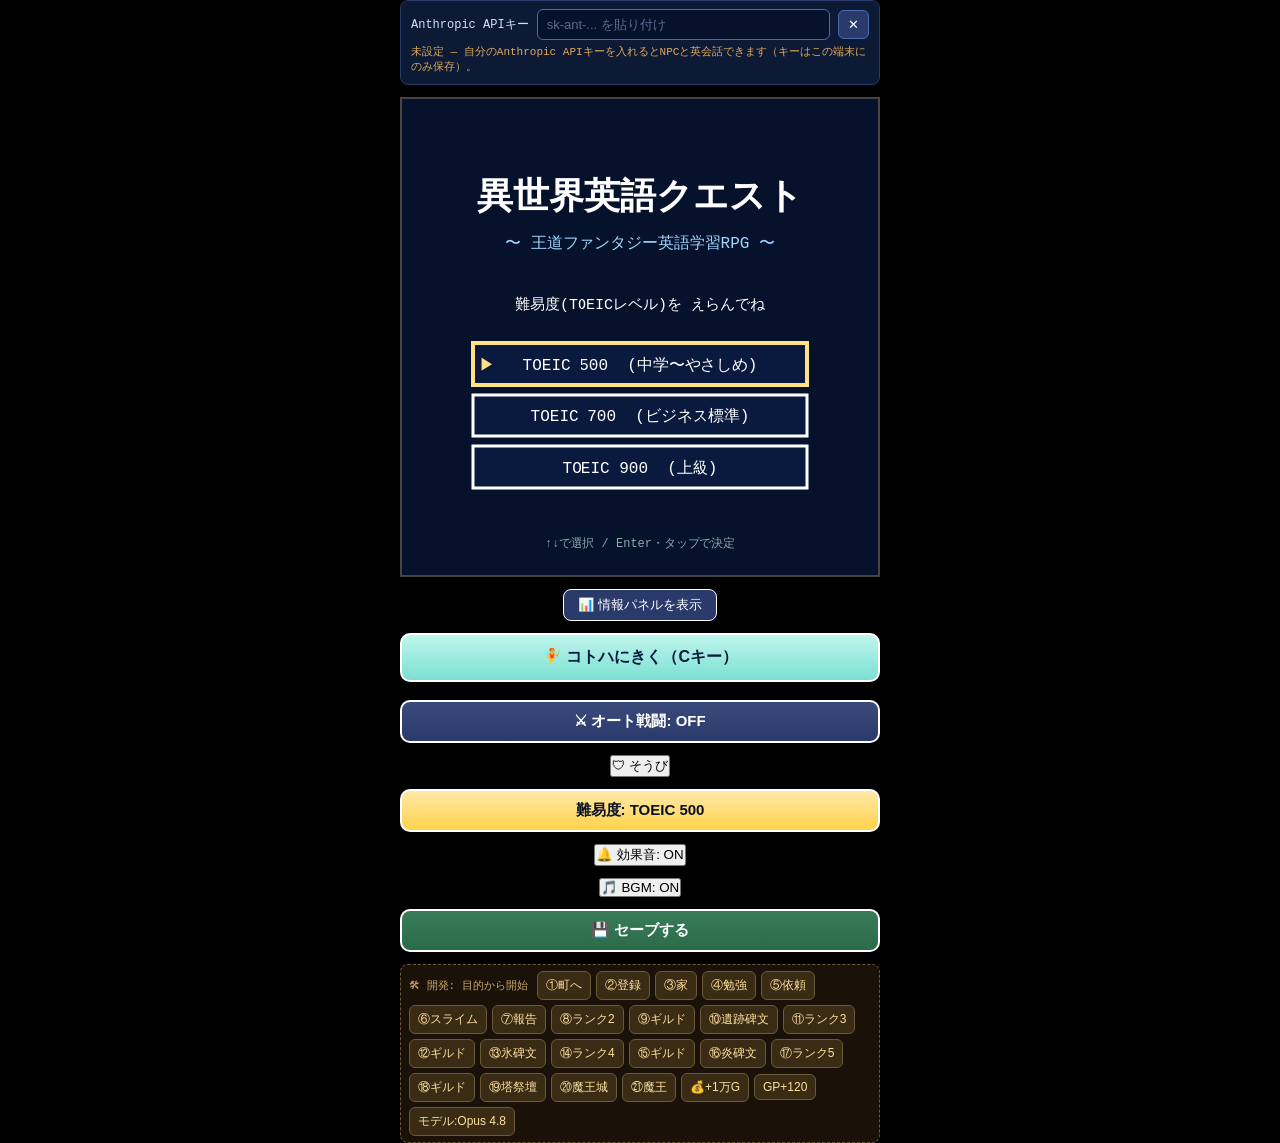
<file: english-rpg/index.html>
<!DOCTYPE html>
<html lang="ja">
<head>
  <meta charset="UTF-8">
  <meta name="viewport" content="width=device-width, initial-scale=1.0, user-scalable=no">
  <title>異世界英語クエスト</title>
  <link rel="stylesheet" href="style.css">
</head>
<body>
  <div id="game-wrap">
    <!-- APIキー入力バー(常時表示) -->
    <div id="apikey-bar">
      <div class="key-line">
        <label for="apikey-field">Anthropic APIキー</label>
        <input id="apikey-field" type="password" placeholder="sk-ant-... を貼り付け" autocomplete="off" spellcheck="false" />
        <button id="apikey-clear" title="消去">✕</button>
      </div>
      <span id="apikey-status"></span>
      <span id="token-usage"></span>
    </div>

    <canvas id="game" width="480" height="480"></canvas>

    <!-- 画面上の情報パネル(Lv/目的/もちもの等)の表示/非表示トグル(PC:クリック/Hキー、スマホ:フィールドをタップ) -->
    <button id="ctrl-toggle">📊 情報パネルを表示</button>

    <!-- 操作ボタン類 -->
    <div id="controls">
    <!-- モバイル用十字キー(情報パネル表示ボタンの直下) -->
    <div id="dpad">
      <button class="dbtn" data-dir="up">▲</button>
      <div class="dpad-mid">
        <button class="dbtn" data-dir="left">◀</button>
        <button class="dbtn" data-dir="down">▼</button>
        <button class="dbtn" data-dir="right">▶</button>
      </div>
    </div>

    <!-- コトハにきく(コマンド) -->
    <button id="kotoha-btn">🧚 コトハにきく（Cキー）</button>

    <!-- オート戦闘トグル(フィールドで歩かず自動エンカウント) -->
    <button id="auto-btn">⚔ オート戦闘: OFF</button>

    <!-- 装備の付け替え -->
    <button id="equip-btn">🛡 そうび</button>

    <!-- 難易度切替(ゲーム途中でも変更可) -->
    <button id="level-btn">難易度: TOEIC 500</button>

    <!-- 効果音のON/OFF -->
    <button id="sfx-btn">🔔 効果音: ON</button>

    <!-- BGMのON/OFF -->
    <button id="bgm-btn">🎵 BGM: ON</button>

    <!-- セーブ(探索中のみ。自動セーブもあり) -->
    <button id="save-btn">💾 セーブする</button>

    <!-- 開発用: 目的ジャンプ -->
    <div id="dev-bar">
      <span>🛠 開発: 目的から開始</span>
      <button data-stage="0">①町へ</button>
      <button data-stage="1">②登録</button>
      <button data-stage="2">③家</button>
      <button data-stage="3">④勉強</button>
      <button data-stage="4">⑤依頼</button>
      <button data-stage="5">⑥スライム</button>
      <button data-stage="6">⑦報告</button>
      <button data-stage="15">⑧ランク2</button>
      <button data-stage="16">⑨ギルド</button>
      <button data-stage="17">⑩遺跡碑文</button>
      <button data-stage="18">⑪ランク3</button>
      <button data-stage="19">⑫ギルド</button>
      <button data-stage="20">⑬氷碑文</button>
      <button data-stage="21">⑭ランク4</button>
      <button data-stage="22">⑮ギルド</button>
      <button data-stage="23">⑯炎碑文</button>
      <button data-stage="24">⑰ランク5</button>
      <button data-stage="25">⑱ギルド</button>
      <button data-stage="26">⑲塔祭壇</button>
      <button data-stage="27">⑳魔王城</button>
      <button data-stage="28">㉑魔王</button>
      <button id="dev-gold" title="開発: 所持金に10000G追加">💰+1万G</button>
      <button id="dev-gp" title="開発: ギルドポイント+120(ランクアップ確認用)">GP+120</button>
      <button id="dev-model" title="OpusとHaikuを切替">モデル:Opus 4.8</button>
    </div>
    </div><!-- /#controls -->

    <!-- 名前入力(オープニング) -->
    <div id="name-overlay">
      <div id="name-box">
        <div id="name-title">あなたの なまえは？</div>
        <input id="name-input" type="text" maxlength="6" placeholder="なまえを入力" autocomplete="off" spellcheck="false" />
        <button id="name-ok">この なまえで はじめる</button>
        <div id="name-hint">6文字まで（未入力なら「まきば」）</div>
      </div>
    </div>

    <!-- NPCとのAI英会話オーバーレイ -->
    <div id="chat-overlay">
      <div id="chat-window">
        <div id="chat-header">
          <span id="chat-npc-name">NPC</span>
          <div class="chat-head-btns">
            <button id="chat-help">🧚 コトハ</button>
            <button id="chat-key" title="APIキー設定">⚙</button>
            <button id="chat-close">× とじる</button>
          </div>
        </div>
        <div id="chat-apikey">
          <div class="key-title">Anthropic APIキーを入力</div>
          <p class="key-desc">開発・テスト用です。キーはこのブラウザ（localStorage）にだけ保存され、Anthropicへの直接リクエストにのみ使われます。</p>
          <input id="apikey-input" type="password" placeholder="sk-ant-..." autocomplete="off" spellcheck="false" />
          <div class="key-row">
            <button id="apikey-save">保存して続ける</button>
            <button id="apikey-cancel">キャンセル</button>
          </div>
          <p class="key-note">キーは <a href="https://console.anthropic.com/" target="_blank" rel="noopener">console.anthropic.com</a> で取得できます。</p>
        </div>
        <div id="chat-log"></div>
        <div id="chat-tokens"></div>
        <div id="chat-inputbar">
          <input id="chat-input" type="text" placeholder="英語で話す… (Enterで送信)" autocomplete="off" />
          <button id="chat-send">話す</button>
        </div>
      </div>
    </div>
  </div>
  <script src="words.js"></script>
  <script src="words_dungeon.js"></script>
  <script src="words_dungeon2.js"></script>
  <script src="words_tower.js"></script>
  <script src="words_fire.js"></script>
  <script src="grammar.js"></script>
  <script src="quests.js"></script>
  <script src="voice.js"></script>
  <script src="sfx.js"></script>
  <!-- ?v= はキャッシュ対策。更新が反映されないときは数字を上げる -->
  <script src="bgm.js?v=6"></script>
  <script src="chat.js"></script>
  <script src="game.js?v=6"></script>
</body>
</html>
</file>
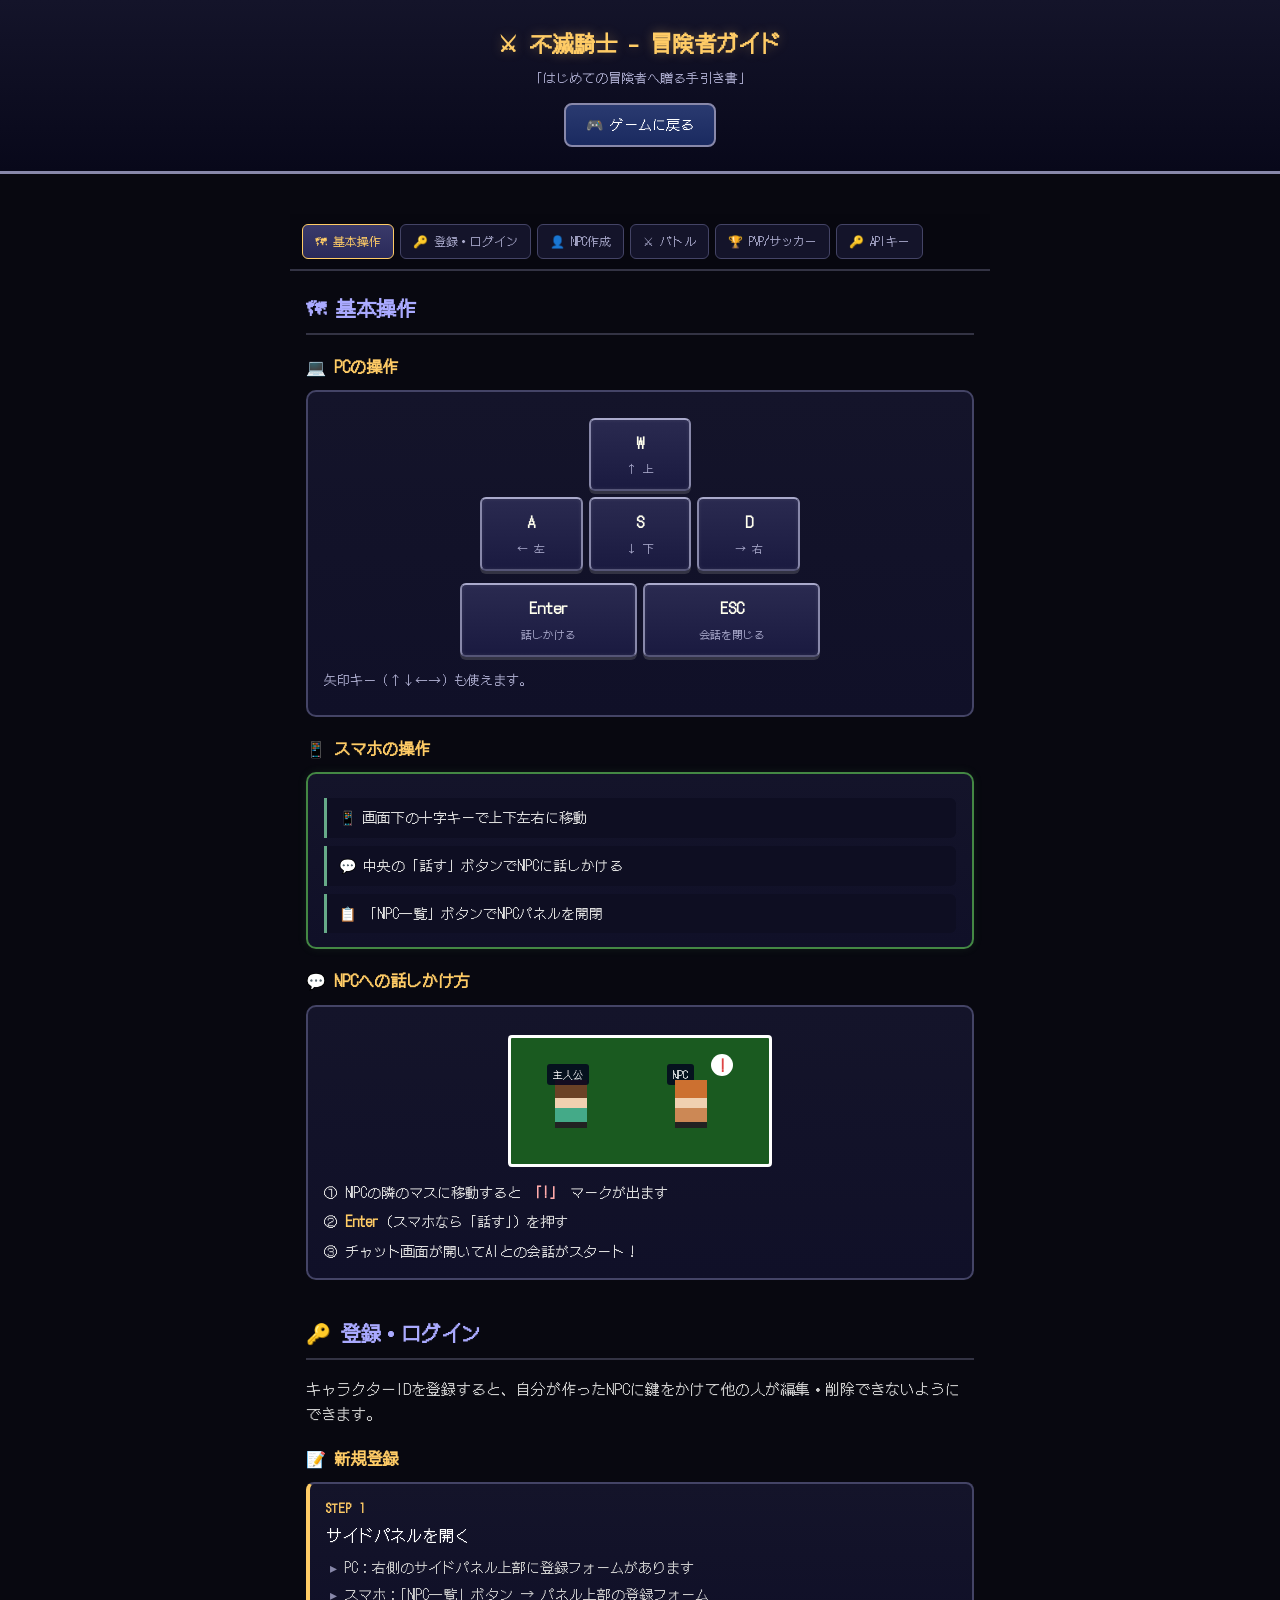
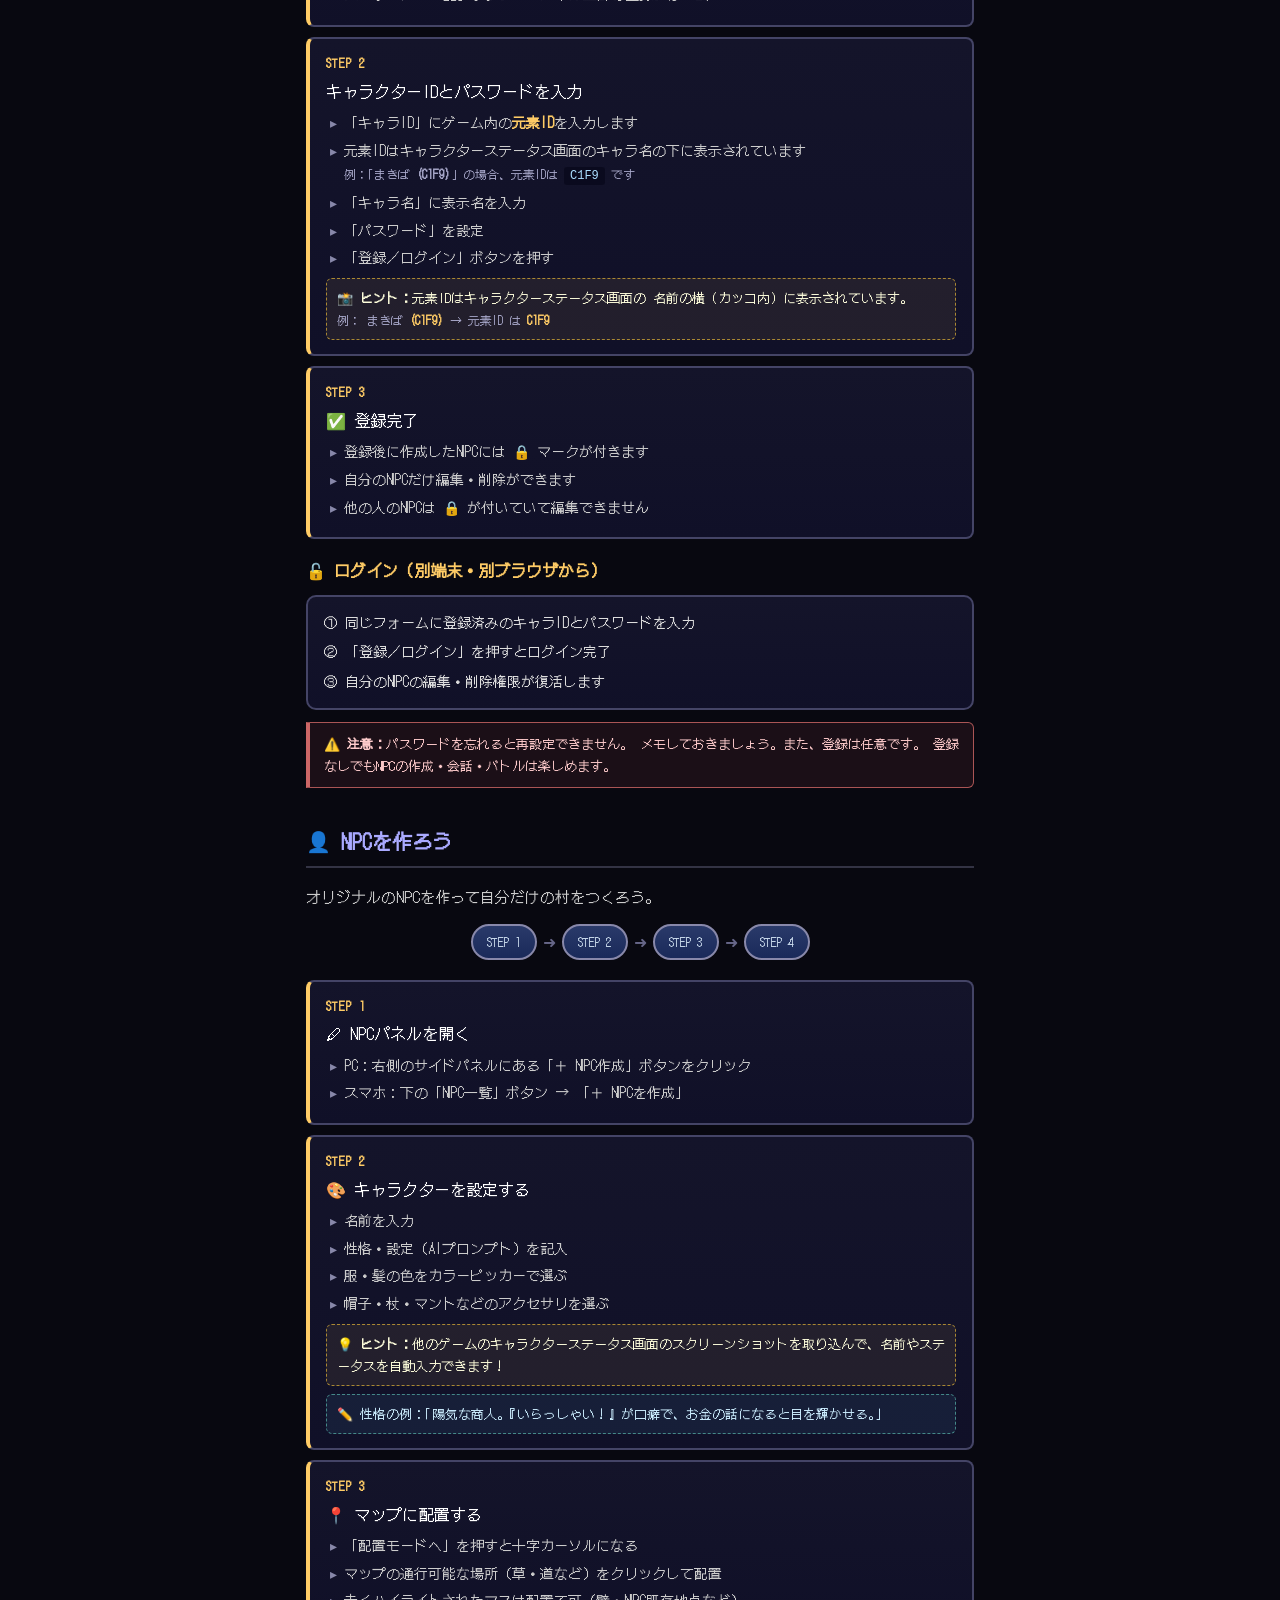
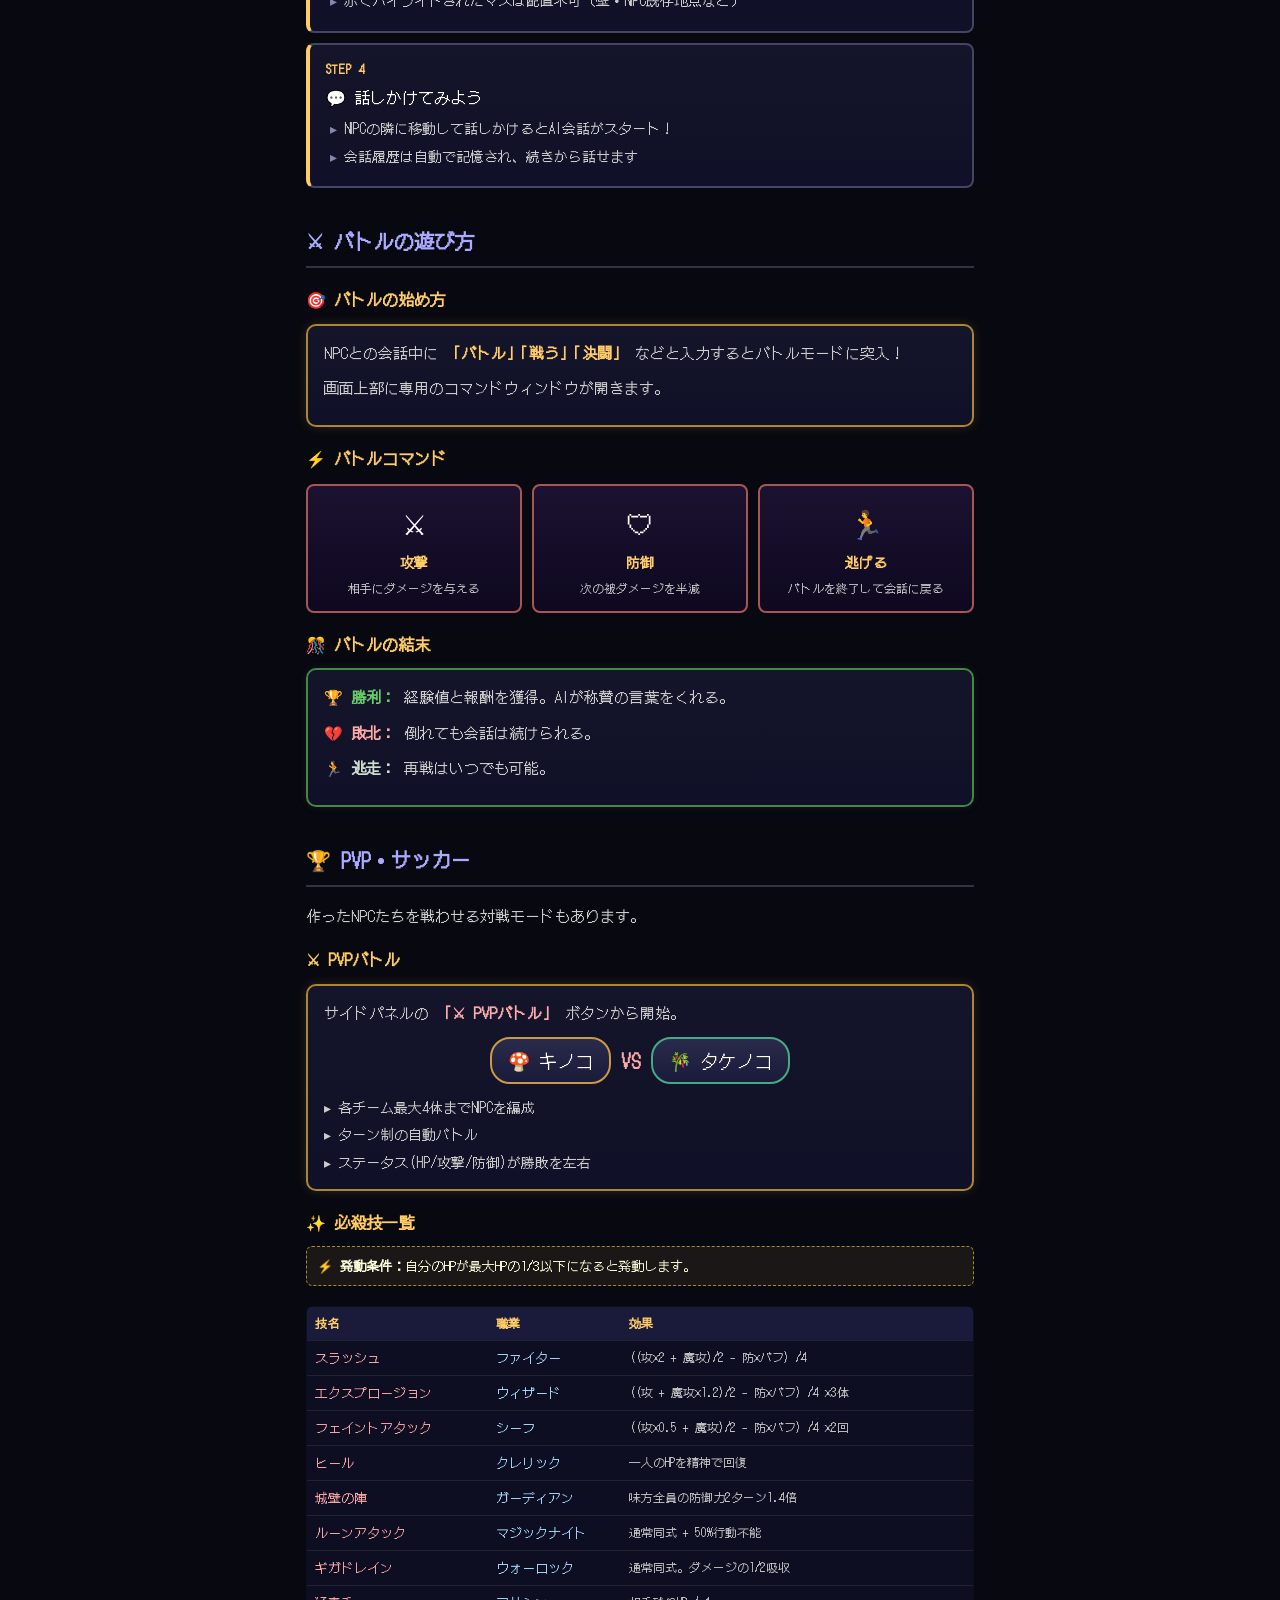
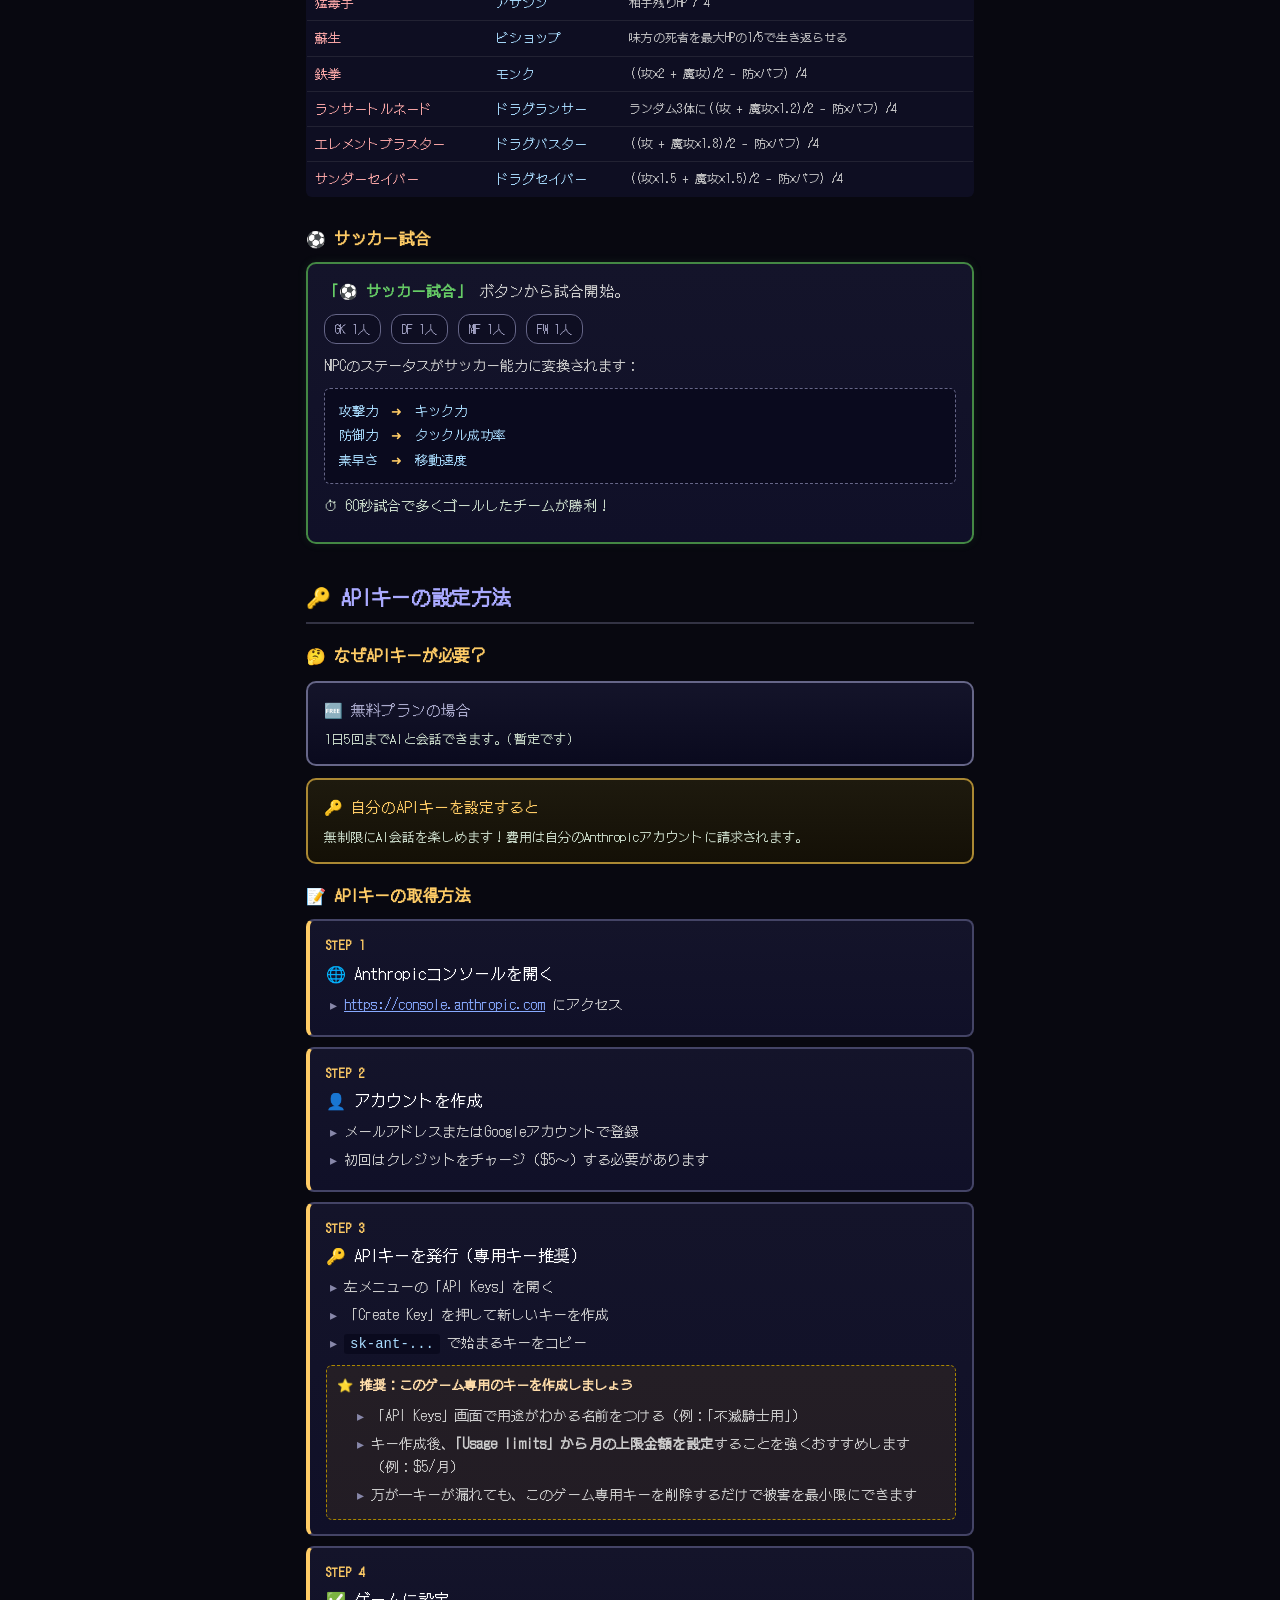
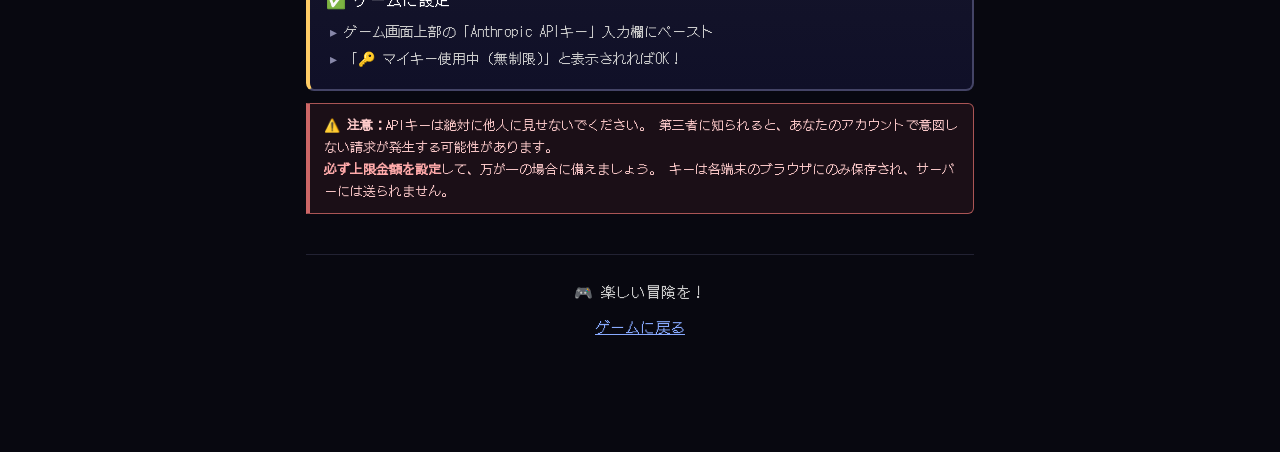
<file: guide.html>
<!DOCTYPE html>
<html lang="ja">
<head>
<meta charset="UTF-8">
<link rel="icon" type="image/png" href="favicon.png">
<link rel="apple-touch-icon" href="favicon.png">
<meta name="theme-color" content="#080810">
<meta name="viewport" content="width=device-width,initial-scale=1.0">
<title>冒険者ガイド - 不滅騎士</title>
<style>
  @import url('https://fonts.googleapis.com/css2?family=DotGothic16&display=swap');
  *{box-sizing:border-box;margin:0;padding:0}
  html{scroll-behavior:smooth}
  body{background:#080810;color:#fff;font-family:'DotGothic16',monospace;line-height:1.7;min-height:100vh;padding-bottom:60px}
  a{color:#8af}
  .wrap{max-width:700px;margin:0 auto;padding:20px 16px}
  header{text-align:center;padding:24px 16px;background:linear-gradient(180deg,#14142a,#08081a);border-bottom:3px solid #88a;margin-bottom:20px}
  header h1{color:#ffcc66;font-size:22px;margin-bottom:6px;text-shadow:0 0 12px rgba(255,200,100,.3)}
  header .tagline{color:#aac;font-size:13px;margin-bottom:14px}
  .back-btn{display:inline-block;padding:8px 20px;background:linear-gradient(180deg,#2a3a70,#1a2a60);color:#fff;border:2px solid #88a;border-radius:8px;text-decoration:none;font-family:inherit;font-size:14px;transition:transform .15s}
  .back-btn:hover{transform:translateY(-1px);background:linear-gradient(180deg,#3a4a90,#2a3a70)}

  nav.toc{position:sticky;top:0;z-index:10;background:rgba(8,8,16,.95);backdrop-filter:blur(4px);padding:10px 12px;margin:0 -16px 20px;border-bottom:2px solid #334;display:flex;gap:6px;overflow-x:auto;-webkit-overflow-scrolling:touch}
  nav.toc a{display:inline-block;padding:6px 12px;background:#14142a;border:1px solid #446;border-radius:6px;color:#aac;font-size:12px;white-space:nowrap;text-decoration:none;flex-shrink:0}
  nav.toc a.active{background:linear-gradient(180deg,#3a3a6a,#2a2a5a);border-color:#ffcc66;color:#ffcc66}
  nav.toc a:hover{border-color:#88a;color:#fff}

  section{margin-bottom:36px;opacity:0;transform:translateY(24px);transition:opacity .6s ease,transform .6s ease}
  section.visible{opacity:1;transform:translateY(0)}
  section h2{font-size:20px;color:#aaf;border-bottom:2px solid #334;padding-bottom:8px;margin-bottom:16px}
  section h3{font-size:16px;color:#ffcc66;margin:18px 0 10px}
  p{color:#ccc;font-size:15px;margin-bottom:10px}

  .card{background:linear-gradient(180deg,#14142a,#101028);border:2px solid #446;border-radius:10px;padding:14px 16px;margin-bottom:12px}
  .card.accent-gold{border-color:#a83;box-shadow:0 0 12px rgba(255,200,100,.15)}
  .card.accent-blue{border-color:#668}
  .card.accent-green{border-color:#484;box-shadow:0 0 10px rgba(100,200,100,.1)}

  .keys{display:grid;grid-template-columns:repeat(3,1fr);gap:6px;max-width:320px;margin:12px auto}
  .keys.wide{grid-template-columns:repeat(2,1fr);max-width:360px}
  .key{background:linear-gradient(180deg,#2a2a50,#1a1a40);border:2px solid #88a;border-top-color:#aac;border-bottom-color:#557;border-radius:6px;padding:10px 4px;text-align:center;color:#fff;font-size:13px;box-shadow:0 3px 0 #334,inset 0 0 4px rgba(255,255,255,.08)}
  .key .kcap{display:block;font-weight:bold;color:#ffe;font-size:15px;margin-bottom:2px}
  .key.blank{visibility:hidden}
  .key .klabel{font-size:11px;color:#aac}

  .mobile-op{display:flex;flex-direction:column;gap:8px;margin-top:10px}
  .mobile-op li{list-style:none;background:#0e0e22;border-left:3px solid #6a8;padding:8px 12px;border-radius:0 6px 6px 0;font-size:14px;color:#ddd}

  .step-flow{display:flex;align-items:center;justify-content:center;gap:6px;flex-wrap:wrap;margin:14px 0 20px}
  .step-flow .step-pill{background:linear-gradient(180deg,#2a3a6a,#1a2a5a);border:2px solid #88a;border-radius:20px;padding:6px 14px;font-size:12px;color:#cde}
  .step-flow .arrow{color:#668}
  .step{position:relative;background:linear-gradient(180deg,#14142a,#101028);border:2px solid #446;border-left:4px solid #ffcc66;border-radius:8px;padding:14px 16px;margin-bottom:10px}
  .step .step-num{font-size:12px;color:#ffcc66;font-weight:bold;margin-bottom:4px;letter-spacing:1px}
  .step .step-title{color:#fff;font-size:16px;margin-bottom:6px}
  .step ul{list-style:none;padding-left:0}
  .step li{position:relative;padding-left:18px;color:#ccc;font-size:14px;margin-bottom:4px}
  .step li::before{content:'▸';position:absolute;left:4px;color:#88a}
  .step .hint{background:rgba(255,200,100,.08);border:1px dashed #a83;border-radius:6px;padding:8px 10px;margin-top:8px;color:#ffd;font-size:13px}

  .cmd-grid{display:grid;grid-template-columns:repeat(auto-fit,minmax(140px,1fr));gap:10px;margin-top:12px}
  .cmd-box{background:linear-gradient(180deg,#1a1230,#0f0820);border:2px solid #a55;border-radius:8px;padding:14px 10px;text-align:center}
  .cmd-box .cmd-icon{font-size:28px;margin-bottom:4px}
  .cmd-box .cmd-name{color:#ffcc66;font-size:14px;font-weight:bold;margin-bottom:4px}
  .cmd-box .cmd-desc{color:#ccc;font-size:12px;line-height:1.5}

  .feature-row{display:flex;gap:10px;flex-wrap:wrap;margin-top:10px}
  .feature-badge{background:#0e0e22;border:1px solid #668;border-radius:12px;padding:4px 10px;font-size:12px;color:#aac}

  .stat-conv{background:#0a0a1e;border:1px dashed #668;border-radius:6px;padding:10px 14px;margin:10px 0;font-family:'DotGothic16',monospace;font-size:13px;color:#adf;line-height:1.9}
  .stat-conv .eq{color:#ffcc66;margin:0 6px}

  .pixel-scene{background:#1a5a20;border:3px solid #fff;border-radius:4px;padding:0;margin:14px auto;width:264px;height:132px;position:relative;image-rendering:pixelated;overflow:hidden}
  .pixel-scene::before,.pixel-scene::after{content:'';position:absolute;width:32px;height:48px;top:42px}
  .pixel-scene::before{left:44px;background:linear-gradient(180deg,#6b4226 0 18px,#f0d0b0 18px 28px,#4a8 28px 42px,#222 42px 48px)}
  .pixel-scene::after{left:164px;background:linear-gradient(180deg,#cc7030 0 18px,#f0d0b0 18px 28px,#c85 28px 42px,#222 42px 48px)}
  .pixel-scene .tag{position:absolute;font-size:10px;color:#fff;background:rgba(0,0,30,.8);padding:2px 6px;border-radius:3px}
  .pixel-scene .tag.p{top:26px;left:36px}
  .pixel-scene .tag.n{top:26px;left:156px}
  .pixel-scene .bubble{position:absolute;left:200px;top:16px;background:#fff;color:#d44;font-weight:bold;width:22px;height:22px;border-radius:50%;text-align:center;line-height:22px;font-size:16px;animation:bob 1s infinite ease-in-out}
  @keyframes bob{0%,100%{transform:translateY(0)}50%{transform:translateY(-4px)}}

  .teams{display:flex;align-items:center;gap:10px;justify-content:center;margin:12px 0;font-size:18px;flex-wrap:wrap}
  .team-chip{background:linear-gradient(180deg,#2a2a4a,#1a1a3a);border:2px solid #88a;border-radius:20px;padding:6px 16px}
  .team-chip.a{border-color:#c94}
  .team-chip.b{border-color:#4a8}
  .vs{color:#faa;font-weight:bold}

  .skill-note{background:rgba(255,200,100,.08);border:1px dashed #a83;border-radius:6px;padding:8px 10px;margin:10px 0;color:#ffd;font-size:13px}
  .skill-table{width:100%;border-collapse:collapse;margin:10px 0;font-size:13px;background:#0e0e22;border:1px solid #446;border-radius:6px;overflow:hidden}
  .skill-table th,.skill-table td{padding:6px 8px;border-bottom:1px solid #223;text-align:left;vertical-align:top}
  .skill-table th{background:#1a1a3a;color:#ffcc66;font-size:12px;font-weight:bold}
  .skill-table tr:last-child td{border-bottom:none}
  .skill-table td:nth-child(1){color:#faa;white-space:nowrap}
  .skill-table td:nth-child(2){color:#adf;white-space:nowrap}
  .skill-table td:nth-child(3){color:#ccc;font-size:12px}
  .skill-table-wrap{overflow-x:auto;-webkit-overflow-scrolling:touch}

  .info-box{background:linear-gradient(180deg,#14142a,#0a0a1e);border:2px solid #668;border-radius:10px;padding:14px 16px;margin:12px 0}
  .info-box.free{border-color:#668}
  .info-box.premium{border-color:#a83;background:linear-gradient(180deg,#1e1a0e,#141006)}
  .info-box .ib-title{font-size:15px;margin-bottom:6px}
  .info-box.free .ib-title{color:#aac}
  .info-box.premium .ib-title{color:#ffcc66}
  .info-box p{color:#cdc;font-size:13px;margin:0}

  .warn{background:rgba(255,100,100,.08);border:1px solid #a55;border-left:4px solid #c66;border-radius:0 6px 6px 0;padding:10px 14px;margin:12px 0;color:#fcc;font-size:13px}

  .to-top{position:fixed;bottom:16px;right:16px;background:linear-gradient(180deg,#2a3a70,#1a2a60);color:#fff;border:2px solid #88a;border-radius:50%;width:44px;height:44px;font-size:18px;cursor:pointer;opacity:0;pointer-events:none;transition:opacity .3s;font-family:inherit}
  .to-top.show{opacity:.85;pointer-events:auto}
  .to-top:hover{opacity:1;transform:scale(1.05)}

  footer{text-align:center;padding:24px 16px;color:#556;font-size:12px;margin-top:40px;border-top:1px solid #223}
  footer a{color:#8af}

  @media(max-width:520px){
    header h1{font-size:18px}
    section h2{font-size:17px}
    .keys{grid-template-columns:repeat(3,1fr);max-width:100%}
    .key{padding:8px 2px;font-size:12px}
    .pixel-scene{width:100%;max-width:264px;height:auto;aspect-ratio:2/1}
  }
</style>
</head>
<body>
<header>
  <h1>⚔ 不滅騎士 - 冒険者ガイド</h1>
  <div class="tagline">「はじめての冒険者へ贈る手引き書」</div>
  <a href="index.html" class="back-btn">🎮 ゲームに戻る</a>
</header>

<div class="wrap">
  <nav class="toc" id="toc">
    <a href="#sec-basic" data-target="sec-basic">🗺 基本操作</a>
    <a href="#sec-auth" data-target="sec-auth">🔑 登録・ログイン</a>
    <a href="#sec-npc" data-target="sec-npc">👤 NPC作成</a>
    <a href="#sec-battle" data-target="sec-battle">⚔ バトル</a>
    <a href="#sec-pvp" data-target="sec-pvp">🏆 PVP/サッカー</a>
    <a href="#sec-apikey" data-target="sec-apikey">🔑 APIキー</a>
  </nav>

  <section id="sec-basic">
    <h2>🗺 基本操作</h2>

    <h3>💻 PCの操作</h3>
    <div class="card">
      <div class="keys">
        <div class="key blank"></div>
        <div class="key"><span class="kcap">W</span><span class="klabel">↑ 上</span></div>
        <div class="key blank"></div>
        <div class="key"><span class="kcap">A</span><span class="klabel">← 左</span></div>
        <div class="key"><span class="kcap">S</span><span class="klabel">↓ 下</span></div>
        <div class="key"><span class="kcap">D</span><span class="klabel">→ 右</span></div>
      </div>
      <div class="keys wide">
        <div class="key"><span class="kcap">Enter</span><span class="klabel">話しかける</span></div>
        <div class="key"><span class="kcap">ESC</span><span class="klabel">会話を閉じる</span></div>
      </div>
      <p style="margin-top:10px;font-size:13px;color:#aac">矢印キー（↑↓←→）も使えます。</p>
    </div>

    <h3>📱 スマホの操作</h3>
    <div class="card accent-green">
      <ul class="mobile-op">
        <li>📱 画面下の十字キーで上下左右に移動</li>
        <li>💬 中央の「話す」ボタンでNPCに話しかける</li>
        <li>📋 「NPC一覧」ボタンでNPCパネルを開閉</li>
      </ul>
    </div>

    <h3>💬 NPCへの話しかけ方</h3>
    <div class="card">
      <div class="pixel-scene" aria-label="NPCとプレイヤーが並んでいる図">
        <span class="tag p">主人公</span>
        <span class="tag n">NPC</span>
        <span class="bubble">!</span>
      </div>
      <ul style="list-style:none;padding:0">
        <li style="margin-bottom:6px;color:#ddd;font-size:14px">① NPCの隣のマスに移動すると <strong style="color:#faa">「!」</strong> マークが出ます</li>
        <li style="margin-bottom:6px;color:#ddd;font-size:14px">② <strong style="color:#ffcc66">Enter</strong>（スマホなら「話す」）を押す</li>
        <li style="color:#ddd;font-size:14px">③ チャット画面が開いてAIとの会話がスタート！</li>
      </ul>
    </div>
  </section>

  <section id="sec-auth">
    <h2>🔑 登録・ログイン</h2>
    <p>キャラクターIDを登録すると、自分が作ったNPCに鍵をかけて他の人が編集・削除できないようにできます。</p>

    <h3>📝 新規登録</h3>
    <div class="step">
      <div class="step-num">STEP 1</div>
      <div class="step-title">サイドパネルを開く</div>
      <ul>
        <li>PC：右側のサイドパネル上部に登録フォームがあります</li>
        <li>スマホ：「NPC一覧」ボタン → パネル上部の登録フォーム</li>
      </ul>
    </div>
    <div class="step">
      <div class="step-num">STEP 2</div>
      <div class="step-title">キャラクターIDとパスワードを入力</div>
      <ul>
        <li>「キャラID」にゲーム内の<strong style="color:#ffcc66">元素ID</strong>を入力します</li>
        <li>
          元素IDはキャラクターステータス画面のキャラ名の下に表示されています<br>
          <span style="font-size:12px;color:#aac">例：「まきば <strong>(C1F9)</strong>」の場合、元素IDは <code style="background:#0a0a1e;color:#adf;padding:2px 6px;border-radius:3px">C1F9</code> です</span>
        </li>
        <li>「キャラ名」に表示名を入力</li>
        <li>「パスワード」を設定</li>
        <li>「登録／ログイン」ボタンを押す</li>
      </ul>
      <div class="hint">
        📸 <strong>ヒント：</strong>元素IDはキャラクターステータス画面の
        名前の横（カッコ内）に表示されています。<br>
        <span style="color:#aac;font-size:12px">例： まきば <strong style="color:#ffcc66">(C1F9)</strong> → 元素ID は <strong style="color:#ffcc66">C1F9</strong></span>
      </div>
    </div>
    <div class="step">
      <div class="step-num">STEP 3</div>
      <div class="step-title">✅ 登録完了</div>
      <ul>
        <li>登録後に作成したNPCには 🔒 マークが付きます</li>
        <li>自分のNPCだけ編集・削除ができます</li>
        <li>他の人のNPCは 🔒 が付いていて編集できません</li>
      </ul>
    </div>

    <h3>🔓 ログイン（別端末・別ブラウザから）</h3>
    <div class="card">
      <ul style="list-style:none;padding:0">
        <li style="margin-bottom:6px;color:#ddd;font-size:14px">① 同じフォームに登録済みのキャラIDとパスワードを入力</li>
        <li style="margin-bottom:6px;color:#ddd;font-size:14px">② 「登録／ログイン」を押すとログイン完了</li>
        <li style="color:#ddd;font-size:14px">③ 自分のNPCの編集・削除権限が復活します</li>
      </ul>
    </div>

    <div class="warn">
      ⚠️ <strong>注意：</strong>パスワードを忘れると再設定できません。
      メモしておきましょう。また、登録は任意です。
      登録なしでもNPCの作成・会話・バトルは楽しめます。
    </div>
  </section>

  <section id="sec-npc">
    <h2>👤 NPCを作ろう</h2>
    <p>オリジナルのNPCを作って自分だけの村をつくろう。</p>

    <div class="step-flow">
      <span class="step-pill">STEP 1</span><span class="arrow">➜</span>
      <span class="step-pill">STEP 2</span><span class="arrow">➜</span>
      <span class="step-pill">STEP 3</span><span class="arrow">➜</span>
      <span class="step-pill">STEP 4</span>
    </div>

    <div class="step">
      <div class="step-num">STEP 1</div>
      <div class="step-title">🖊 NPCパネルを開く</div>
      <ul>
        <li>PC：右側のサイドパネルにある「＋ NPC作成」ボタンをクリック</li>
        <li>スマホ：下の「NPC一覧」ボタン → 「＋ NPCを作成」</li>
      </ul>
    </div>

    <div class="step">
      <div class="step-num">STEP 2</div>
      <div class="step-title">🎨 キャラクターを設定する</div>
      <ul>
        <li>名前を入力</li>
        <li>性格・設定（AIプロンプト）を記入</li>
        <li>服・髪の色をカラーピッカーで選ぶ</li>
        <li>帽子・杖・マントなどのアクセサリを選ぶ</li>
      </ul>
      <div class="hint">💡 <strong>ヒント：</strong>他のゲームのキャラクターステータス画面のスクリーンショットを取り込んで、名前やステータスを自動入力できます！</div>
      <div class="hint" style="background:rgba(100,200,255,.08);border-color:#488;color:#cef">✏️ 性格の例：「陽気な商人。『いらっしゃい！』が口癖で、お金の話になると目を輝かせる。」</div>
    </div>

    <div class="step">
      <div class="step-num">STEP 3</div>
      <div class="step-title">📍 マップに配置する</div>
      <ul>
        <li>「配置モードへ」を押すと十字カーソルになる</li>
        <li>マップの通行可能な場所（草・道など）をクリックして配置</li>
        <li>赤くハイライトされたマスは配置不可（壁・NPC既存地点など）</li>
      </ul>
    </div>

    <div class="step">
      <div class="step-num">STEP 4</div>
      <div class="step-title">💬 話しかけてみよう</div>
      <ul>
        <li>NPCの隣に移動して話しかけるとAI会話がスタート！</li>
        <li>会話履歴は自動で記憶され、続きから話せます</li>
      </ul>
    </div>
  </section>

  <section id="sec-battle">
    <h2>⚔ バトルの遊び方</h2>

    <h3>🎯 バトルの始め方</h3>
    <div class="card accent-gold">
      <p>NPCとの会話中に <strong style="color:#ffcc66">「バトル」「戦う」「決闘」</strong> などと入力するとバトルモードに突入！</p>
      <p style="margin-top:6px">画面上部に専用のコマンドウィンドウが開きます。</p>
    </div>

    <h3>⚡ バトルコマンド</h3>
    <div class="cmd-grid">
      <div class="cmd-box">
        <div class="cmd-icon">⚔</div>
        <div class="cmd-name">攻撃</div>
        <div class="cmd-desc">相手にダメージを与える</div>
      </div>
      <div class="cmd-box">
        <div class="cmd-icon">🛡</div>
        <div class="cmd-name">防御</div>
        <div class="cmd-desc">次の被ダメージを半減</div>
      </div>
      <div class="cmd-box">
        <div class="cmd-icon">🏃</div>
        <div class="cmd-name">逃げる</div>
        <div class="cmd-desc">バトルを終了して会話に戻る</div>
      </div>
    </div>

    <h3>🎊 バトルの結末</h3>
    <div class="card accent-green">
      <p>🏆 <strong style="color:#6c6">勝利：</strong> 経験値と報酬を獲得。AIが称賛の言葉をくれる。</p>
      <p>💔 <strong style="color:#faa">敗北：</strong> 倒れても会話は続けられる。</p>
      <p>🏃 <strong style="color:#cdc">逃走：</strong> 再戦はいつでも可能。</p>
    </div>
  </section>

  <section id="sec-pvp">
    <h2>🏆 PVP・サッカー</h2>
    <p>作ったNPCたちを戦わせる対戦モードもあります。</p>

    <h3>⚔ PVPバトル</h3>
    <div class="card accent-gold">
      <p>サイドパネルの <strong style="color:#faa">「⚔ PVPバトル」</strong> ボタンから開始。</p>
      <div class="teams">
        <span class="team-chip a">🍄 キノコ</span>
        <span class="vs">VS</span>
        <span class="team-chip b">🎋 タケノコ</span>
      </div>
      <ul style="list-style:none;padding:0;margin-top:8px">
        <li style="color:#ccc;font-size:14px;margin-bottom:4px">▸ 各チーム最大4体までNPCを編成</li>
        <li style="color:#ccc;font-size:14px;margin-bottom:4px">▸ ターン制の自動バトル</li>
        <li style="color:#ccc;font-size:14px">▸ ステータス(HP/攻撃/防御)が勝敗を左右</li>
      </ul>
    </div>

    <h3>✨ 必殺技一覧</h3>
    <div class="skill-note">⚡ <strong>発動条件：</strong>自分のHPが最大HPの1/3以下になると発動します。</div>
    <div class="skill-table-wrap">
    <table class="skill-table">
      <thead>
        <tr><th>技名</th><th>職業</th><th>効果</th></tr>
      </thead>
      <tbody>
        <tr><td>スラッシュ</td><td>ファイター</td><td>((攻×2 + 魔攻)/2 − 防×バフ) /4</td></tr>
        <tr><td>エクスプロージョン</td><td>ウィザード</td><td>((攻 + 魔攻×1.2)/2 − 防×バフ) /4 ×3体</td></tr>
        <tr><td>フェイントアタック</td><td>シーフ</td><td>((攻×0.5 + 魔攻)/2 − 防×バフ) /4 ×2回</td></tr>
        <tr><td>ヒール</td><td>クレリック</td><td>一人のHPを精神で回復</td></tr>
        <tr><td>城壁の陣</td><td>ガーディアン</td><td>味方全員の防御力2ターン1.4倍</td></tr>
        <tr><td>ルーンアタック</td><td>マジックナイト</td><td>通常同式 + 50%行動不能</td></tr>
        <tr><td>ギガドレイン</td><td>ウォーロック</td><td>通常同式。ダメージの1/2吸収</td></tr>
        <tr><td>猛毒手</td><td>アサシン</td><td>相手残りHP / 4</td></tr>
        <tr><td>蘇生</td><td>ビショップ</td><td>味方の死者を最大HPの1/5で生き返らせる</td></tr>
        <tr><td>鉄拳</td><td>モンク</td><td>((攻×2 + 魔攻)/2 − 防×バフ) /4</td></tr>
        <tr><td>ランサートルネード</td><td>ドラグランサー</td><td>ランダム3体に((攻 + 魔攻×1.2)/2 − 防×バフ) /4</td></tr>
        <tr><td>エレメントブラスター</td><td>ドラグバスター</td><td>((攻 + 魔攻×1.8)/2 − 防×バフ) /4</td></tr>
        <tr><td>サンダーセイバー</td><td>ドラグセイバー</td><td>((攻×1.5 + 魔攻×1.5)/2 − 防×バフ) /4</td></tr>
      </tbody>
    </table>
    </div>

    <h3>⚽ サッカー試合</h3>
    <div class="card accent-green">
      <p><strong style="color:#6c6">「⚽ サッカー試合」</strong> ボタンから試合開始。</p>
      <div class="feature-row">
        <span class="feature-badge">GK 1人</span>
        <span class="feature-badge">DF 1人</span>
        <span class="feature-badge">MF 1人</span>
        <span class="feature-badge">FW 1人</span>
      </div>
      <p style="margin-top:10px;color:#ccc;font-size:14px">NPCのステータスがサッカー能力に変換されます：</p>
      <div class="stat-conv">
        攻撃力 <span class="eq">➜</span> キック力<br>
        防御力 <span class="eq">➜</span> タックル成功率<br>
        素早さ <span class="eq">➜</span> 移動速度
      </div>
      <p style="color:#cdc;font-size:14px">⏱ 60秒試合で多くゴールしたチームが勝利！</p>
    </div>
  </section>

  <section id="sec-apikey">
    <h2>🔑 APIキーの設定方法</h2>

    <h3>🤔 なぜAPIキーが必要？</h3>
    <div class="info-box free">
      <div class="ib-title">🆓 無料プランの場合</div>
      <p>1日5回までAIと会話できます。（暫定です）</p>
    </div>
    <div class="info-box premium">
      <div class="ib-title">🔑 自分のAPIキーを設定すると</div>
      <p>無制限にAI会話を楽しめます！費用は自分のAnthropicアカウントに請求されます。</p>
    </div>

    <h3>📝 APIキーの取得方法</h3>

    <div class="step">
      <div class="step-num">STEP 1</div>
      <div class="step-title">🌐 Anthropicコンソールを開く</div>
      <ul>
        <li><a href="https://console.anthropic.com" target="_blank" rel="noopener">https://console.anthropic.com</a> にアクセス</li>
      </ul>
    </div>
    <div class="step">
      <div class="step-num">STEP 2</div>
      <div class="step-title">👤 アカウントを作成</div>
      <ul>
        <li>メールアドレスまたはGoogleアカウントで登録</li>
        <li>初回はクレジットをチャージ（$5〜）する必要があります</li>
      </ul>
    </div>
    <div class="step">
      <div class="step-num">STEP 3</div>
      <div class="step-title">🔑 APIキーを発行（専用キー推奨）</div>
      <ul>
        <li>左メニューの「API Keys」を開く</li>
        <li>「Create Key」を押して新しいキーを作成</li>
        <li><code style="background:#0a0a1e;color:#adf;padding:2px 6px;border-radius:3px">sk-ant-...</code> で始まるキーをコピー</li>
      </ul>
      <div class="hint" style="background:rgba(255,180,0,.08);border-color:#a80;color:#fda">
        ⭐ <strong>推奨：このゲーム専用のキーを作成しましょう</strong><br>
        <ul style="margin-top:8px;padding-left:16px;color:#fda;font-size:13px">
          <li>「API Keys」画面で用途がわかる名前をつける（例：「不滅騎士用」）</li>
          <li>キー作成後、<strong>「Usage limits」から月の上限金額を設定</strong>することを強くおすすめします（例：$5/月）</li>
          <li>万が一キーが漏れても、このゲーム専用キーを削除するだけで被害を最小限にできます</li>
        </ul>
      </div>
    </div>
    <div class="step">
      <div class="step-num">STEP 4</div>
      <div class="step-title">✅ ゲームに設定</div>
      <ul>
        <li>ゲーム画面上部の「Anthropic APIキー」入力欄にペースト</li>
        <li>「🔑 マイキー使用中（無制限）」と表示されればOK！</li>
      </ul>
    </div>

    <div class="warn">
      ⚠️ <strong>注意：</strong>APIキーは絶対に他人に見せないでください。
      第三者に知られると、あなたのアカウントで意図しない請求が発生する可能性があります。<br>
      <strong style="color:#faa">必ず上限金額を設定</strong>して、万が一の場合に備えましょう。
      キーは各端末のブラウザにのみ保存され、サーバーには送られません。
    </div>
  </section>

  <footer>
    <p>🎮 楽しい冒険を！</p>
    <p style="margin-top:6px"><a href="index.html">ゲームに戻る</a></p>
  </footer>
</div>

<button class="to-top" id="to-top" aria-label="トップへ戻る">↑</button>

<script>
// Scroll-spy for TOC
const tocLinks=document.querySelectorAll('nav.toc a');
const sections=document.querySelectorAll('section');
const secObserver=new IntersectionObserver(entries=>{
  entries.forEach(e=>{
    if(e.isIntersecting){
      e.target.classList.add('visible');
      const id=e.target.id;
      tocLinks.forEach(l=>l.classList.toggle('active',l.dataset.target===id));
    }
  });
},{threshold:0.18,rootMargin:'-10% 0px -40% 0px'});
sections.forEach(s=>secObserver.observe(s));

// To-top button
const toTop=document.getElementById('to-top');
window.addEventListener('scroll',()=>{
  toTop.classList.toggle('show',window.scrollY>300);
},{passive:true});
toTop.addEventListener('click',()=>window.scrollTo({top:0,behavior:'smooth'}));
</script>
</body>
</html>
</file>
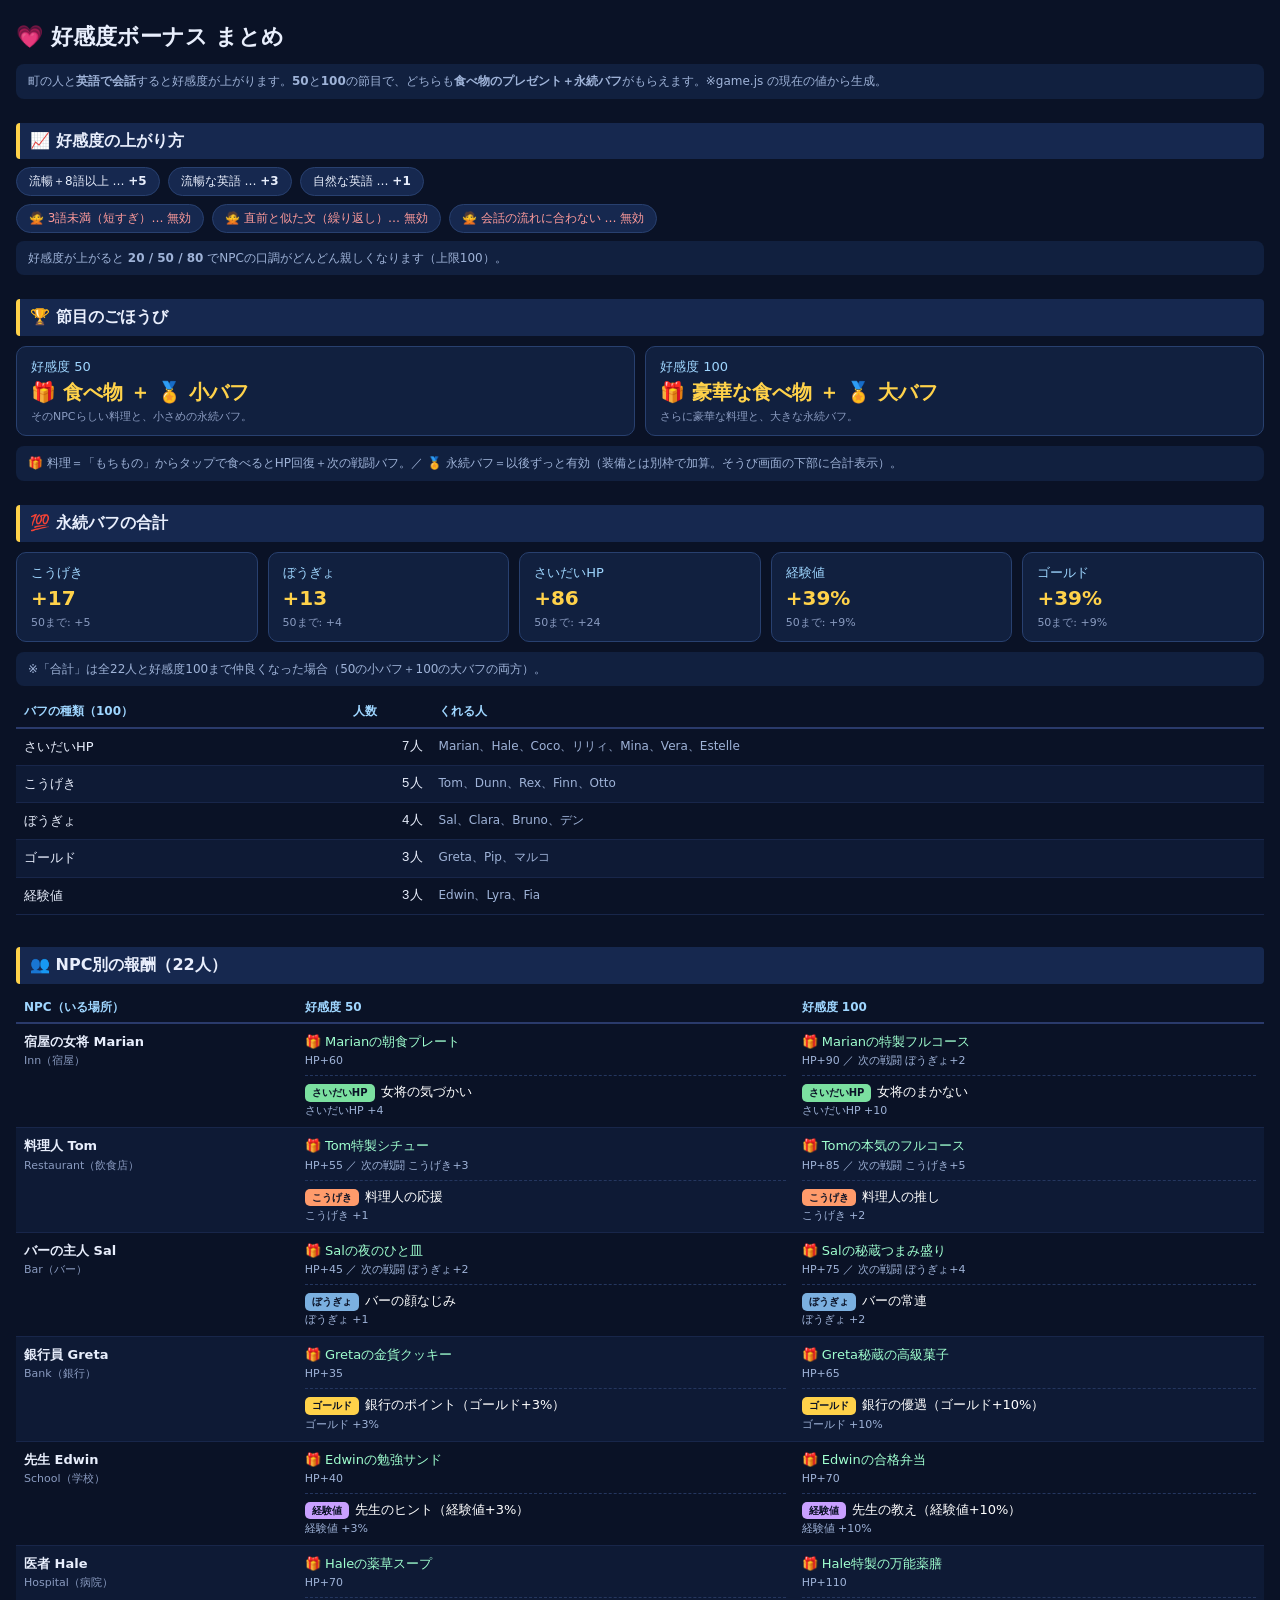
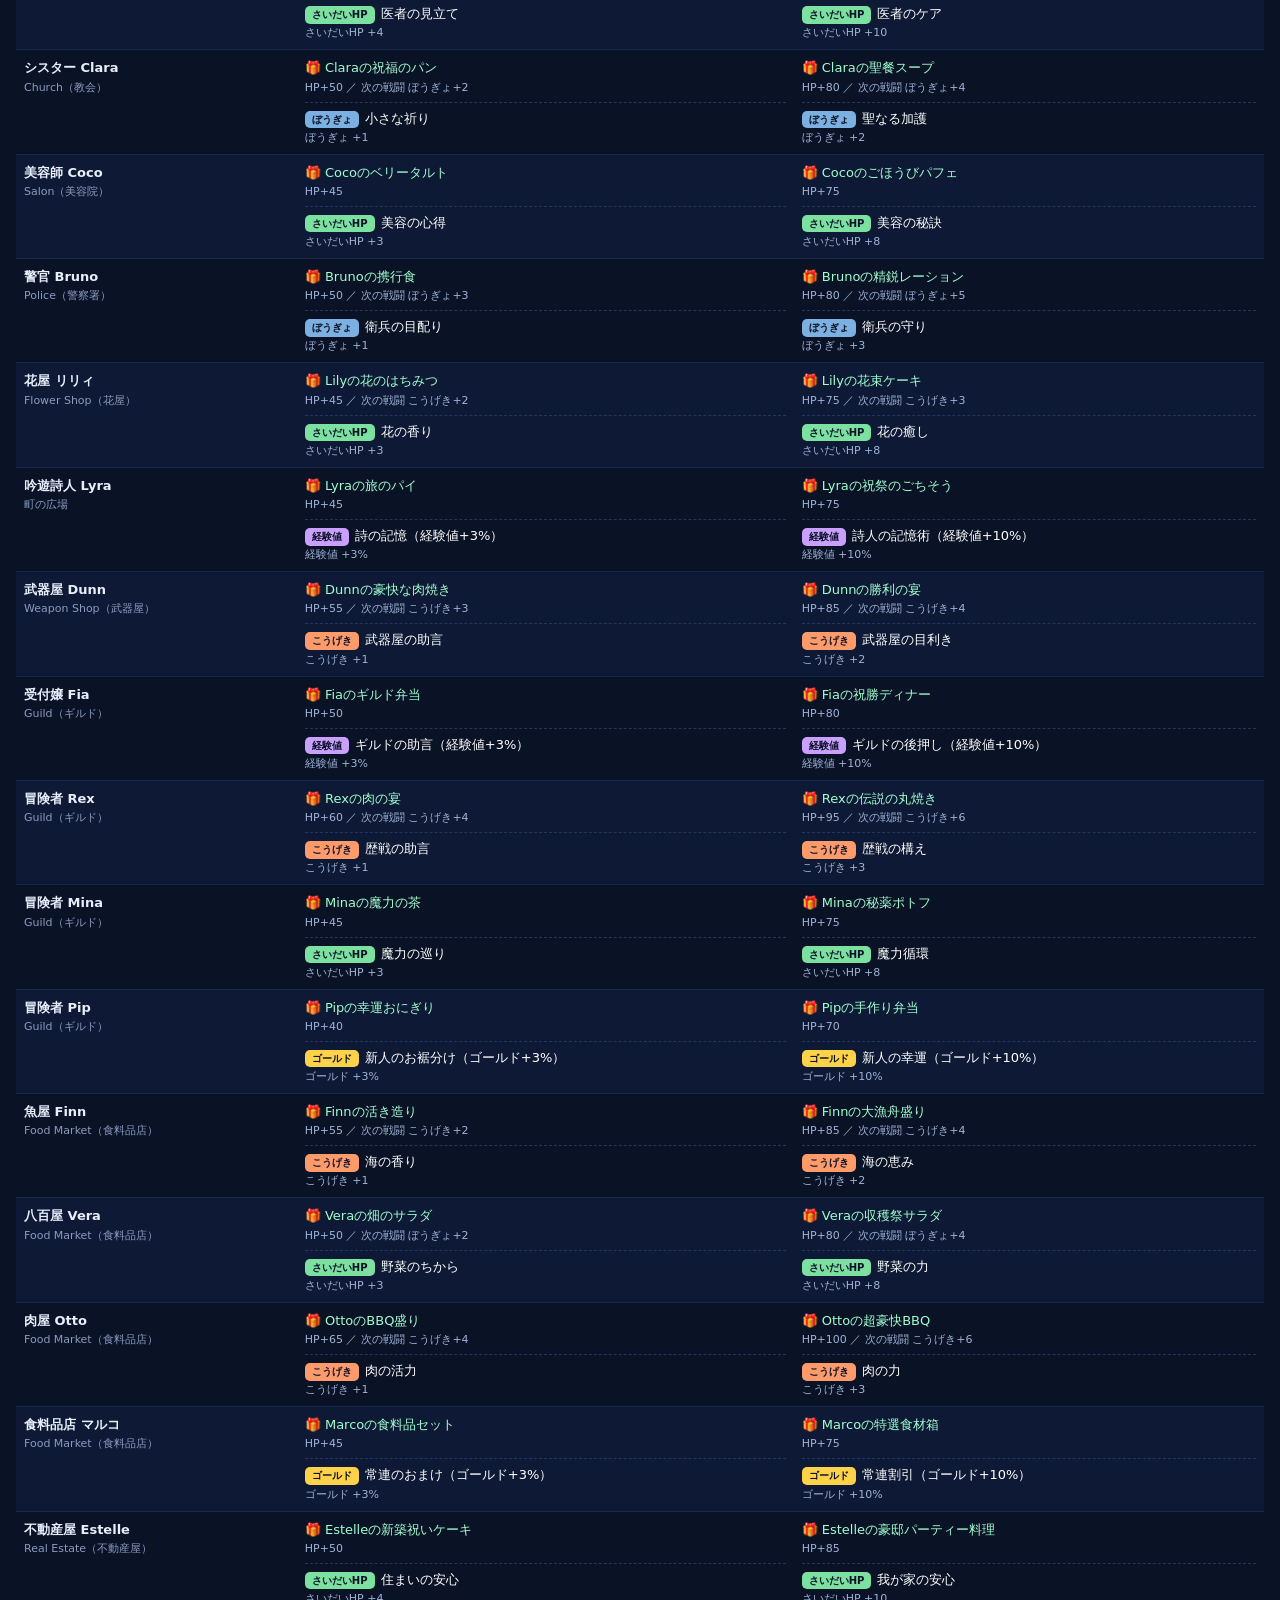
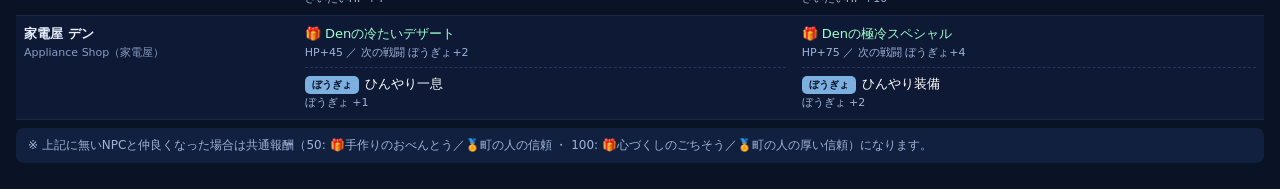
<file: english-rpg/affection-view.html>
<!DOCTYPE html><html lang="ja"><head><meta charset="UTF-8"><meta name="viewport" content="width=device-width, initial-scale=1.0"><title>好感度ボーナス — 異世界英語クエスト</title><style>
 :root{color-scheme:dark;}body{margin:0;padding:16px;background:#0a1226;color:#e8eefc;font-family:"Hiragino Kaku Gothic ProN","Yu Gothic","MS Gothic",system-ui,sans-serif;line-height:1.55;}
 h1{font-size:22px;margin:4px 0 10px;}h2{font-size:16px;margin:24px 0 8px;padding:6px 10px;background:#16284f;border-left:4px solid #ffd24a;border-radius:4px;}
 .note{font-size:12px;color:#9fb3d8;background:#11203f;padding:8px 12px;border-radius:8px;margin-bottom:10px;}
 .cards{display:flex;flex-wrap:wrap;gap:10px;margin:10px 0;}
 .card{flex:1 1 200px;background:#11203f;border:1px solid #28406f;border-radius:10px;padding:10px 14px;}
 .card .t{font-size:13px;color:#9fd6ff;}.card .v{font-size:20px;font-weight:bold;color:#ffd24a;}
 .card .s{font-size:11px;color:#8a9bc0;}
 .wrap{overflow-x:auto;}
 table{width:100%;border-collapse:collapse;font-size:13px;margin-bottom:8px;min-width:640px;}
 th{text-align:left;color:#9fd6ff;font-size:12px;border-bottom:2px solid #2a3a6b;padding:6px 8px;}
 td{padding:8px;border-bottom:1px solid #18264a;vertical-align:top;}tr:nth-child(even) td{background:#0e1a35;}
 .npc{font-weight:bold;white-space:nowrap;}.npc .place{display:block;font-weight:normal;color:#8a9bc0;font-size:11px;}
 .food{color:#9fffcf;}.bf{color:#fff;margin-top:6px;padding-top:6px;border-top:1px dashed #24365f;}
 .eff{display:block;color:#9fb3d8;font-size:11px;}
 .tag{display:inline-block;font-size:10px;border-radius:5px;padding:1px 7px;margin-right:6px;color:#0a1226;font-weight:bold;}
 .b-atk{background:#ff9b6b;}.b-def{background:#7bb0e0;}.b-hp{background:#7be0a0;}.b-exp{background:#c9a0ff;}.b-gold{background:#ffd24a;}
 .num{text-align:right;font-family:ui-monospace,Menlo,monospace;width:70px;}.small{color:#9fb3d8;font-size:12px;}
 .rule{display:flex;gap:8px;flex-wrap:wrap;margin:8px 0;}
 .pill{background:#16284f;border:1px solid #28406f;border-radius:999px;padding:4px 12px;font-size:12px;}
 .ng{color:#ff9b9b;}
</style></head><body>
<h1>💗 好感度ボーナス まとめ</h1>
<div class="note">町の人と<b>英語で会話</b>すると好感度が上がります。<b>50</b>と<b>100</b>の節目で、どちらも<b>食べ物のプレゼント＋永続バフ</b>がもらえます。※game.js の現在の値から生成。</div>

<h2>📈 好感度の上がり方</h2>
<div class="rule">
  <span class="pill">流暢＋8語以上 … <b>+5</b></span>
  <span class="pill">流暢な英語 … <b>+3</b></span>
  <span class="pill">自然な英語 … <b>+1</b></span>
</div>
<div class="rule">
  <span class="pill ng">🙅 3語未満（短すぎ）… 無効</span>
  <span class="pill ng">🙅 直前と似た文（繰り返し）… 無効</span>
  <span class="pill ng">🙅 会話の流れに合わない … 無効</span>
</div>
<div class="note">好感度が上がると <b>20 / 50 / 80</b> でNPCの口調がどんどん親しくなります（上限100）。</div>

<h2>🏆 節目のごほうび</h2>
<div class="cards">
  <div class="card"><div class="t">好感度 50</div><div class="v">🎁 食べ物 ＋ 🏅 小バフ</div><div class="s">そのNPCらしい料理と、小さめの永続バフ。</div></div>
  <div class="card"><div class="t">好感度 100</div><div class="v">🎁 豪華な食べ物 ＋ 🏅 大バフ</div><div class="s">さらに豪華な料理と、大きな永続バフ。</div></div>
</div>
<div class="note">🎁 料理＝「もちもの」からタップで食べるとHP回復＋次の戦闘バフ。／ 🏅 永続バフ＝以後ずっと有効（装備とは別枠で加算。そうび画面の下部に合計表示）。</div>

<h2>💯 永続バフの合計</h2>
<div class="cards">
  <div class="card"><div class="t">こうげき</div><div class="v">+17</div><div class="s">50まで: +5</div></div>
  <div class="card"><div class="t">ぼうぎょ</div><div class="v">+13</div><div class="s">50まで: +4</div></div>
  <div class="card"><div class="t">さいだいHP</div><div class="v">+86</div><div class="s">50まで: +24</div></div>
  <div class="card"><div class="t">経験値</div><div class="v">+39%</div><div class="s">50まで: +9%</div></div>
  <div class="card"><div class="t">ゴールド</div><div class="v">+39%</div><div class="s">50まで: +9%</div></div>
</div>
<div class="note">※「合計」は全22人と好感度100まで仲良くなった場合（50の小バフ＋100の大バフの両方）。</div>
<div class="wrap"><table><thead><tr><th>バフの種類（100）</th><th>人数</th><th>くれる人</th></tr></thead><tbody><tr><td>さいだいHP</td><td class="num">7人</td><td class="small">Marian、Hale、Coco、リリィ、Mina、Vera、Estelle</td></tr><tr><td>こうげき</td><td class="num">5人</td><td class="small">Tom、Dunn、Rex、Finn、Otto</td></tr><tr><td>ぼうぎょ</td><td class="num">4人</td><td class="small">Sal、Clara、Bruno、デン</td></tr><tr><td>ゴールド</td><td class="num">3人</td><td class="small">Greta、Pip、マルコ</td></tr><tr><td>経験値</td><td class="num">3人</td><td class="small">Edwin、Lyra、Fia</td></tr></tbody></table></div>

<h2>👥 NPC別の報酬（22人）</h2>
<div class="wrap"><table><thead><tr><th>NPC（いる場所）</th><th>好感度 50</th><th>好感度 100</th></tr></thead><tbody><tr><td class="npc">宿屋の女将 Marian<span class="place">Inn（宿屋）</span></td><td><div class="food">🎁 Marianの朝食プレート<span class="eff">HP+60</span></div><div class="bf"><span class="tag b-hp">さいだいHP</span>女将の気づかい<span class="eff">さいだいHP +4</span></div></td><td><div class="food">🎁 Marianの特製フルコース<span class="eff">HP+90 ／ 次の戦闘 ぼうぎょ+2</span></div><div class="bf"><span class="tag b-hp">さいだいHP</span>女将のまかない<span class="eff">さいだいHP +10</span></div></td></tr><tr><td class="npc">料理人 Tom<span class="place">Restaurant（飲食店）</span></td><td><div class="food">🎁 Tom特製シチュー<span class="eff">HP+55 ／ 次の戦闘 こうげき+3</span></div><div class="bf"><span class="tag b-atk">こうげき</span>料理人の応援<span class="eff">こうげき +1</span></div></td><td><div class="food">🎁 Tomの本気のフルコース<span class="eff">HP+85 ／ 次の戦闘 こうげき+5</span></div><div class="bf"><span class="tag b-atk">こうげき</span>料理人の推し<span class="eff">こうげき +2</span></div></td></tr><tr><td class="npc">バーの主人 Sal<span class="place">Bar（バー）</span></td><td><div class="food">🎁 Salの夜のひと皿<span class="eff">HP+45 ／ 次の戦闘 ぼうぎょ+2</span></div><div class="bf"><span class="tag b-def">ぼうぎょ</span>バーの顔なじみ<span class="eff">ぼうぎょ +1</span></div></td><td><div class="food">🎁 Salの秘蔵つまみ盛り<span class="eff">HP+75 ／ 次の戦闘 ぼうぎょ+4</span></div><div class="bf"><span class="tag b-def">ぼうぎょ</span>バーの常連<span class="eff">ぼうぎょ +2</span></div></td></tr><tr><td class="npc">銀行員 Greta<span class="place">Bank（銀行）</span></td><td><div class="food">🎁 Gretaの金貨クッキー<span class="eff">HP+35</span></div><div class="bf"><span class="tag b-gold">ゴールド</span>銀行のポイント（ゴールド+3%）<span class="eff">ゴールド +3%</span></div></td><td><div class="food">🎁 Greta秘蔵の高級菓子<span class="eff">HP+65</span></div><div class="bf"><span class="tag b-gold">ゴールド</span>銀行の優遇（ゴールド+10%）<span class="eff">ゴールド +10%</span></div></td></tr><tr><td class="npc">先生 Edwin<span class="place">School（学校）</span></td><td><div class="food">🎁 Edwinの勉強サンド<span class="eff">HP+40</span></div><div class="bf"><span class="tag b-exp">経験値</span>先生のヒント（経験値+3%）<span class="eff">経験値 +3%</span></div></td><td><div class="food">🎁 Edwinの合格弁当<span class="eff">HP+70</span></div><div class="bf"><span class="tag b-exp">経験値</span>先生の教え（経験値+10%）<span class="eff">経験値 +10%</span></div></td></tr><tr><td class="npc">医者 Hale<span class="place">Hospital（病院）</span></td><td><div class="food">🎁 Haleの薬草スープ<span class="eff">HP+70</span></div><div class="bf"><span class="tag b-hp">さいだいHP</span>医者の見立て<span class="eff">さいだいHP +4</span></div></td><td><div class="food">🎁 Hale特製の万能薬膳<span class="eff">HP+110</span></div><div class="bf"><span class="tag b-hp">さいだいHP</span>医者のケア<span class="eff">さいだいHP +10</span></div></td></tr><tr><td class="npc">シスター Clara<span class="place">Church（教会）</span></td><td><div class="food">🎁 Claraの祝福のパン<span class="eff">HP+50 ／ 次の戦闘 ぼうぎょ+2</span></div><div class="bf"><span class="tag b-def">ぼうぎょ</span>小さな祈り<span class="eff">ぼうぎょ +1</span></div></td><td><div class="food">🎁 Claraの聖餐スープ<span class="eff">HP+80 ／ 次の戦闘 ぼうぎょ+4</span></div><div class="bf"><span class="tag b-def">ぼうぎょ</span>聖なる加護<span class="eff">ぼうぎょ +2</span></div></td></tr><tr><td class="npc">美容師 Coco<span class="place">Salon（美容院）</span></td><td><div class="food">🎁 Cocoのベリータルト<span class="eff">HP+45</span></div><div class="bf"><span class="tag b-hp">さいだいHP</span>美容の心得<span class="eff">さいだいHP +3</span></div></td><td><div class="food">🎁 Cocoのごほうびパフェ<span class="eff">HP+75</span></div><div class="bf"><span class="tag b-hp">さいだいHP</span>美容の秘訣<span class="eff">さいだいHP +8</span></div></td></tr><tr><td class="npc">警官 Bruno<span class="place">Police（警察署）</span></td><td><div class="food">🎁 Brunoの携行食<span class="eff">HP+50 ／ 次の戦闘 ぼうぎょ+3</span></div><div class="bf"><span class="tag b-def">ぼうぎょ</span>衛兵の目配り<span class="eff">ぼうぎょ +1</span></div></td><td><div class="food">🎁 Brunoの精鋭レーション<span class="eff">HP+80 ／ 次の戦闘 ぼうぎょ+5</span></div><div class="bf"><span class="tag b-def">ぼうぎょ</span>衛兵の守り<span class="eff">ぼうぎょ +3</span></div></td></tr><tr><td class="npc">花屋 リリィ<span class="place">Flower Shop（花屋）</span></td><td><div class="food">🎁 Lilyの花のはちみつ<span class="eff">HP+45 ／ 次の戦闘 こうげき+2</span></div><div class="bf"><span class="tag b-hp">さいだいHP</span>花の香り<span class="eff">さいだいHP +3</span></div></td><td><div class="food">🎁 Lilyの花束ケーキ<span class="eff">HP+75 ／ 次の戦闘 こうげき+3</span></div><div class="bf"><span class="tag b-hp">さいだいHP</span>花の癒し<span class="eff">さいだいHP +8</span></div></td></tr><tr><td class="npc">吟遊詩人 Lyra<span class="place">町の広場</span></td><td><div class="food">🎁 Lyraの旅のパイ<span class="eff">HP+45</span></div><div class="bf"><span class="tag b-exp">経験値</span>詩の記憶（経験値+3%）<span class="eff">経験値 +3%</span></div></td><td><div class="food">🎁 Lyraの祝祭のごちそう<span class="eff">HP+75</span></div><div class="bf"><span class="tag b-exp">経験値</span>詩人の記憶術（経験値+10%）<span class="eff">経験値 +10%</span></div></td></tr><tr><td class="npc">武器屋 Dunn<span class="place">Weapon Shop（武器屋）</span></td><td><div class="food">🎁 Dunnの豪快な肉焼き<span class="eff">HP+55 ／ 次の戦闘 こうげき+3</span></div><div class="bf"><span class="tag b-atk">こうげき</span>武器屋の助言<span class="eff">こうげき +1</span></div></td><td><div class="food">🎁 Dunnの勝利の宴<span class="eff">HP+85 ／ 次の戦闘 こうげき+4</span></div><div class="bf"><span class="tag b-atk">こうげき</span>武器屋の目利き<span class="eff">こうげき +2</span></div></td></tr><tr><td class="npc">受付嬢 Fia<span class="place">Guild（ギルド）</span></td><td><div class="food">🎁 Fiaのギルド弁当<span class="eff">HP+50</span></div><div class="bf"><span class="tag b-exp">経験値</span>ギルドの助言（経験値+3%）<span class="eff">経験値 +3%</span></div></td><td><div class="food">🎁 Fiaの祝勝ディナー<span class="eff">HP+80</span></div><div class="bf"><span class="tag b-exp">経験値</span>ギルドの後押し（経験値+10%）<span class="eff">経験値 +10%</span></div></td></tr><tr><td class="npc">冒険者 Rex<span class="place">Guild（ギルド）</span></td><td><div class="food">🎁 Rexの肉の宴<span class="eff">HP+60 ／ 次の戦闘 こうげき+4</span></div><div class="bf"><span class="tag b-atk">こうげき</span>歴戦の助言<span class="eff">こうげき +1</span></div></td><td><div class="food">🎁 Rexの伝説の丸焼き<span class="eff">HP+95 ／ 次の戦闘 こうげき+6</span></div><div class="bf"><span class="tag b-atk">こうげき</span>歴戦の構え<span class="eff">こうげき +3</span></div></td></tr><tr><td class="npc">冒険者 Mina<span class="place">Guild（ギルド）</span></td><td><div class="food">🎁 Minaの魔力の茶<span class="eff">HP+45</span></div><div class="bf"><span class="tag b-hp">さいだいHP</span>魔力の巡り<span class="eff">さいだいHP +3</span></div></td><td><div class="food">🎁 Minaの秘薬ポトフ<span class="eff">HP+75</span></div><div class="bf"><span class="tag b-hp">さいだいHP</span>魔力循環<span class="eff">さいだいHP +8</span></div></td></tr><tr><td class="npc">冒険者 Pip<span class="place">Guild（ギルド）</span></td><td><div class="food">🎁 Pipの幸運おにぎり<span class="eff">HP+40</span></div><div class="bf"><span class="tag b-gold">ゴールド</span>新人のお裾分け（ゴールド+3%）<span class="eff">ゴールド +3%</span></div></td><td><div class="food">🎁 Pipの手作り弁当<span class="eff">HP+70</span></div><div class="bf"><span class="tag b-gold">ゴールド</span>新人の幸運（ゴールド+10%）<span class="eff">ゴールド +10%</span></div></td></tr><tr><td class="npc">魚屋 Finn<span class="place">Food Market（食料品店）</span></td><td><div class="food">🎁 Finnの活き造り<span class="eff">HP+55 ／ 次の戦闘 こうげき+2</span></div><div class="bf"><span class="tag b-atk">こうげき</span>海の香り<span class="eff">こうげき +1</span></div></td><td><div class="food">🎁 Finnの大漁舟盛り<span class="eff">HP+85 ／ 次の戦闘 こうげき+4</span></div><div class="bf"><span class="tag b-atk">こうげき</span>海の恵み<span class="eff">こうげき +2</span></div></td></tr><tr><td class="npc">八百屋 Vera<span class="place">Food Market（食料品店）</span></td><td><div class="food">🎁 Veraの畑のサラダ<span class="eff">HP+50 ／ 次の戦闘 ぼうぎょ+2</span></div><div class="bf"><span class="tag b-hp">さいだいHP</span>野菜のちから<span class="eff">さいだいHP +3</span></div></td><td><div class="food">🎁 Veraの収穫祭サラダ<span class="eff">HP+80 ／ 次の戦闘 ぼうぎょ+4</span></div><div class="bf"><span class="tag b-hp">さいだいHP</span>野菜の力<span class="eff">さいだいHP +8</span></div></td></tr><tr><td class="npc">肉屋 Otto<span class="place">Food Market（食料品店）</span></td><td><div class="food">🎁 OttoのBBQ盛り<span class="eff">HP+65 ／ 次の戦闘 こうげき+4</span></div><div class="bf"><span class="tag b-atk">こうげき</span>肉の活力<span class="eff">こうげき +1</span></div></td><td><div class="food">🎁 Ottoの超豪快BBQ<span class="eff">HP+100 ／ 次の戦闘 こうげき+6</span></div><div class="bf"><span class="tag b-atk">こうげき</span>肉の力<span class="eff">こうげき +3</span></div></td></tr><tr><td class="npc">食料品店 マルコ<span class="place">Food Market（食料品店）</span></td><td><div class="food">🎁 Marcoの食料品セット<span class="eff">HP+45</span></div><div class="bf"><span class="tag b-gold">ゴールド</span>常連のおまけ（ゴールド+3%）<span class="eff">ゴールド +3%</span></div></td><td><div class="food">🎁 Marcoの特選食材箱<span class="eff">HP+75</span></div><div class="bf"><span class="tag b-gold">ゴールド</span>常連割引（ゴールド+10%）<span class="eff">ゴールド +10%</span></div></td></tr><tr><td class="npc">不動産屋 Estelle<span class="place">Real Estate（不動産屋）</span></td><td><div class="food">🎁 Estelleの新築祝いケーキ<span class="eff">HP+50</span></div><div class="bf"><span class="tag b-hp">さいだいHP</span>住まいの安心<span class="eff">さいだいHP +4</span></div></td><td><div class="food">🎁 Estelleの豪邸パーティー料理<span class="eff">HP+85</span></div><div class="bf"><span class="tag b-hp">さいだいHP</span>我が家の安心<span class="eff">さいだいHP +10</span></div></td></tr><tr><td class="npc">家電屋 デン<span class="place">Appliance Shop（家電屋）</span></td><td><div class="food">🎁 Denの冷たいデザート<span class="eff">HP+45 ／ 次の戦闘 ぼうぎょ+2</span></div><div class="bf"><span class="tag b-def">ぼうぎょ</span>ひんやり一息<span class="eff">ぼうぎょ +1</span></div></td><td><div class="food">🎁 Denの極冷スペシャル<span class="eff">HP+75 ／ 次の戦闘 ぼうぎょ+4</span></div><div class="bf"><span class="tag b-def">ぼうぎょ</span>ひんやり装備<span class="eff">ぼうぎょ +2</span></div></td></tr></tbody></table></div>

<div class="note">※ 上記に無いNPCと仲良くなった場合は共通報酬（50: 🎁手作りのおべんとう／🏅町の人の信頼 ・ 100: 🎁心づくしのごちそう／🏅町の人の厚い信頼）になります。</div>
</body></html>
</file>
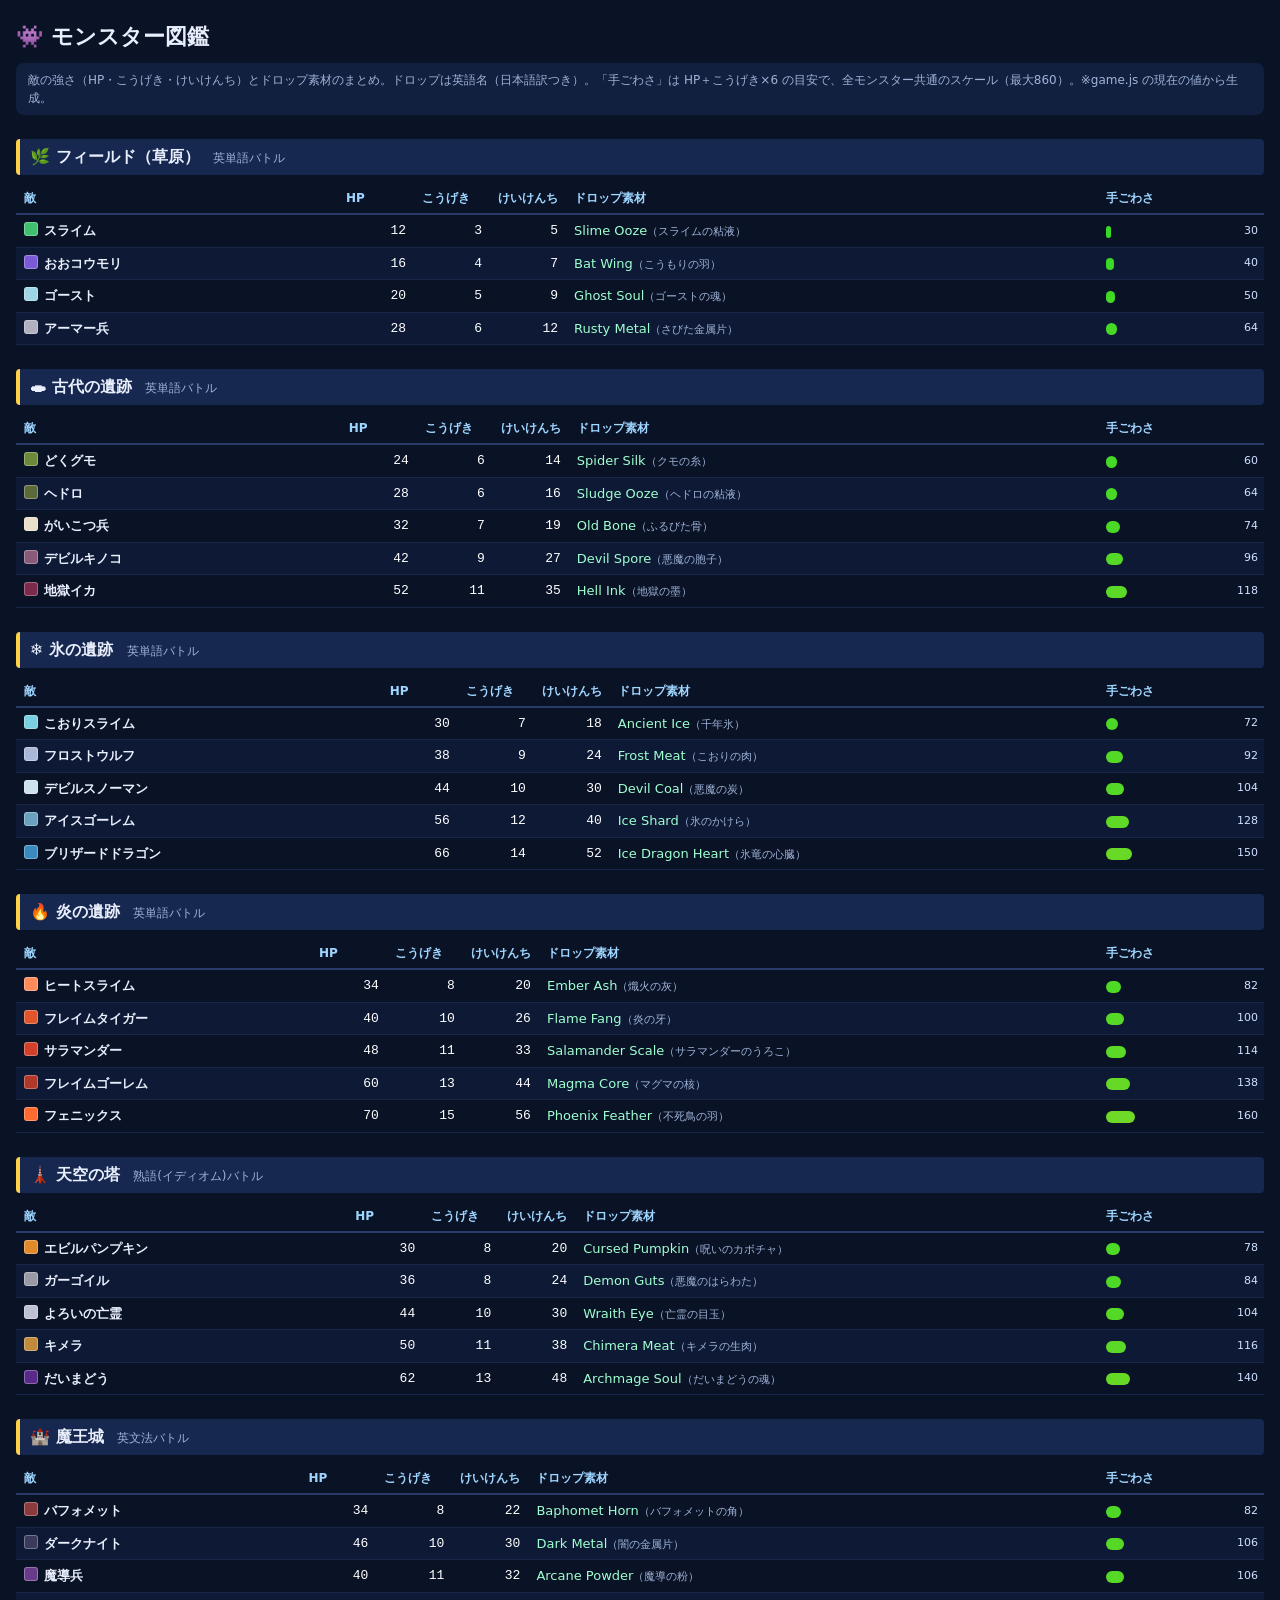
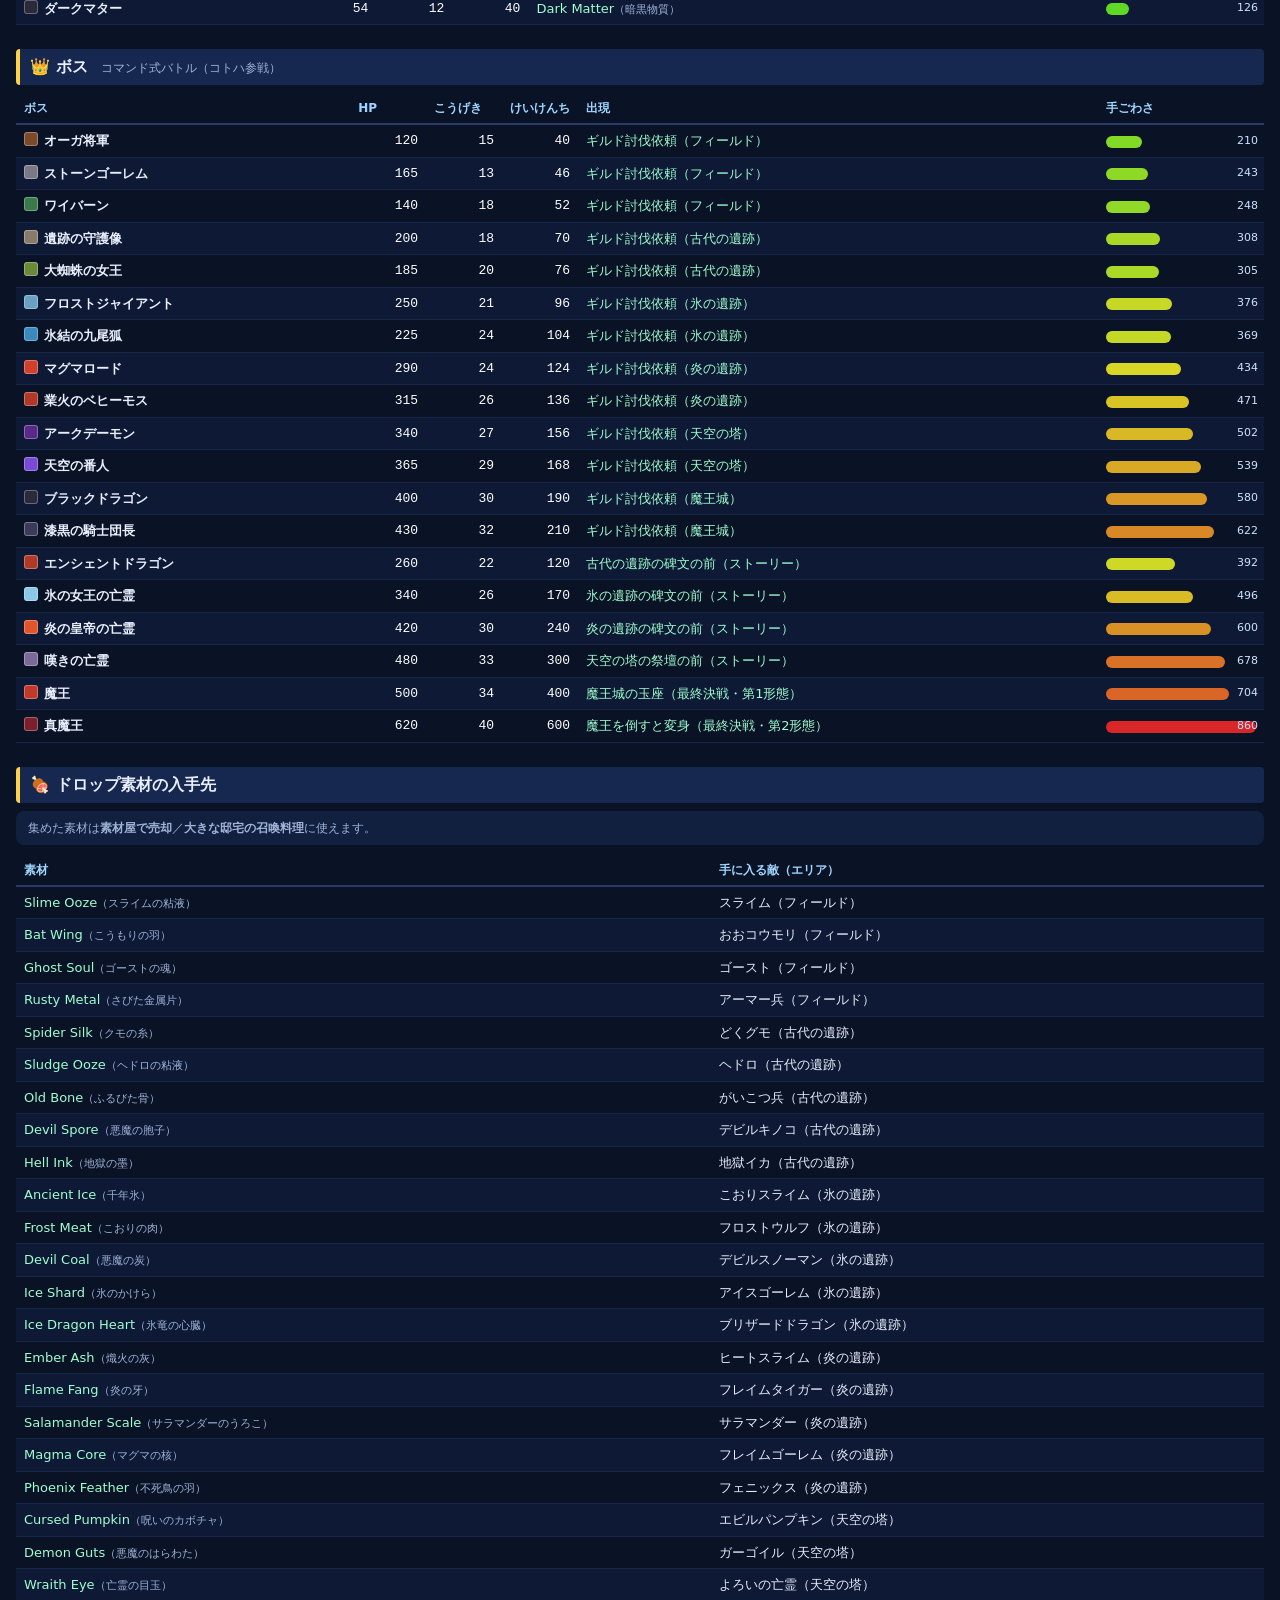
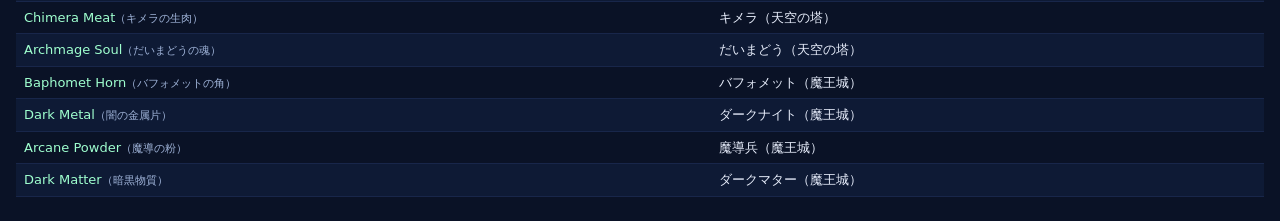
<file: english-rpg/monsters-view.html>
<!DOCTYPE html><html lang="ja"><head><meta charset="UTF-8"><meta name="viewport" content="width=device-width, initial-scale=1.0"><title>モンスター図鑑 — 異世界英語クエスト</title><style>
 :root{color-scheme:dark;}body{margin:0;padding:16px;background:#0a1226;color:#e8eefc;font-family:"Hiragino Kaku Gothic ProN","Yu Gothic","MS Gothic",system-ui,sans-serif;line-height:1.5;}
 h1{font-size:22px;margin:4px 0 10px;}h2{font-size:16px;margin:24px 0 8px;padding:6px 10px;background:#16284f;border-left:4px solid #ffd24a;border-radius:4px;}
 .sub{font-size:12px;color:#9fb3d8;font-weight:normal;margin-left:8px;}.note{font-size:12px;color:#9fb3d8;background:#11203f;padding:8px 12px;border-radius:8px;margin-bottom:10px;}
 table{width:100%;border-collapse:collapse;font-size:13px;margin-bottom:8px;}th{text-align:left;color:#9fd6ff;font-size:12px;border-bottom:2px solid #2a3a6b;padding:6px 8px;}
 td{padding:6px 8px;border-bottom:1px solid #18264a;vertical-align:middle;}tr:nth-child(even) td{background:#0e1a35;}
 .en{font-weight:bold;white-space:nowrap;}.chip{display:inline-block;width:12px;height:12px;border-radius:3px;margin-right:6px;vertical-align:-1px;border:1px solid rgba(255,255,255,.3);}
 .num{text-align:right;font-family:ui-monospace,Menlo,monospace;color:#fff;width:60px;}.drop{color:#9fffcf;}.drop .ja{color:#9fb3d8;font-size:11px;}.none{color:#5f7099;}
 .bar{width:150px;position:relative;}.bar .fill{display:inline-block;height:12px;border-radius:6px;vertical-align:middle;}.bar b{position:absolute;right:6px;top:50%;transform:translateY(-50%);font-size:11px;color:#cfe0ff;font-weight:normal;}
</style></head><body><h1>👾 モンスター図鑑</h1><div class="note">敵の強さ（HP・こうげき・けいけんち）とドロップ素材のまとめ。ドロップは英語名（日本語訳つき）。「手ごわさ」は HP＋こうげき×6 の目安で、全モンスター共通のスケール（最大860）。※game.js の現在の値から生成。</div>
<h2>🌿 フィールド（草原） <span class="sub">英単語バトル</span></h2><table><thead><tr><th>敵</th><th>HP</th><th>こうげき</th><th>けいけんち</th><th>ドロップ素材</th><th>手ごわさ</th></tr></thead><tbody><tr><td class="en"><span class="chip" style="background:#3fbf6f"></span>スライム</td><td class="num">12</td><td class="num">3</td><td class="num">5</td><td class="drop">Slime Ooze<span class="ja">（スライムの粘液）</span></td><td class="bar"><span class="fill" style="width:3%;background:hsl(114,70%,50%)"></span><b>30</b></td></tr><tr><td class="en"><span class="chip" style="background:#7a5ad6"></span>おおコウモリ</td><td class="num">16</td><td class="num">4</td><td class="num">7</td><td class="drop">Bat Wing<span class="ja">（こうもりの羽）</span></td><td class="bar"><span class="fill" style="width:5%;background:hsl(113,70%,50%)"></span><b>40</b></td></tr><tr><td class="en"><span class="chip" style="background:#9fd6e6"></span>ゴースト</td><td class="num">20</td><td class="num">5</td><td class="num">9</td><td class="drop">Ghost Soul<span class="ja">（ゴーストの魂）</span></td><td class="bar"><span class="fill" style="width:6%;background:hsl(111,70%,50%)"></span><b>50</b></td></tr><tr><td class="en"><span class="chip" style="background:#b0b0c0"></span>アーマー兵</td><td class="num">28</td><td class="num">6</td><td class="num">12</td><td class="drop">Rusty Metal<span class="ja">（さびた金属片）</span></td><td class="bar"><span class="fill" style="width:7%;background:hsl(109,70%,50%)"></span><b>64</b></td></tr></tbody></table>
<h2>🕳 古代の遺跡 <span class="sub">英単語バトル</span></h2><table><thead><tr><th>敵</th><th>HP</th><th>こうげき</th><th>けいけんち</th><th>ドロップ素材</th><th>手ごわさ</th></tr></thead><tbody><tr><td class="en"><span class="chip" style="background:#6a8a3a"></span>どくグモ</td><td class="num">24</td><td class="num">6</td><td class="num">14</td><td class="drop">Spider Silk<span class="ja">（クモの糸）</span></td><td class="bar"><span class="fill" style="width:7%;background:hsl(110,70%,50%)"></span><b>60</b></td></tr><tr><td class="en"><span class="chip" style="background:#5a6a3a"></span>ヘドロ</td><td class="num">28</td><td class="num">6</td><td class="num">16</td><td class="drop">Sludge Ooze<span class="ja">（ヘドロの粘液）</span></td><td class="bar"><span class="fill" style="width:7%;background:hsl(109,70%,50%)"></span><b>64</b></td></tr><tr><td class="en"><span class="chip" style="background:#e8e0c8"></span>がいこつ兵</td><td class="num">32</td><td class="num">7</td><td class="num">19</td><td class="drop">Old Bone<span class="ja">（ふるびた骨）</span></td><td class="bar"><span class="fill" style="width:9%;background:hsl(108,70%,50%)"></span><b>74</b></td></tr><tr><td class="en"><span class="chip" style="background:#8a5a7a"></span>デビルキノコ</td><td class="num">42</td><td class="num">9</td><td class="num">27</td><td class="drop">Devil Spore<span class="ja">（悪魔の胞子）</span></td><td class="bar"><span class="fill" style="width:11%;background:hsl(105,70%,50%)"></span><b>96</b></td></tr><tr><td class="en"><span class="chip" style="background:#7a2a4a"></span>地獄イカ</td><td class="num">52</td><td class="num">11</td><td class="num">35</td><td class="drop">Hell Ink<span class="ja">（地獄の墨）</span></td><td class="bar"><span class="fill" style="width:14%;background:hsl(102,70%,50%)"></span><b>118</b></td></tr></tbody></table>
<h2>❄ 氷の遺跡 <span class="sub">英単語バトル</span></h2><table><thead><tr><th>敵</th><th>HP</th><th>こうげき</th><th>けいけんち</th><th>ドロップ素材</th><th>手ごわさ</th></tr></thead><tbody><tr><td class="en"><span class="chip" style="background:#7ad0e0"></span>こおりスライム</td><td class="num">30</td><td class="num">7</td><td class="num">18</td><td class="drop">Ancient Ice<span class="ja">（千年氷）</span></td><td class="bar"><span class="fill" style="width:8%;background:hsl(108,70%,50%)"></span><b>72</b></td></tr><tr><td class="en"><span class="chip" style="background:#aab8d8"></span>フロストウルフ</td><td class="num">38</td><td class="num">9</td><td class="num">24</td><td class="drop">Frost Meat<span class="ja">（こおりの肉）</span></td><td class="bar"><span class="fill" style="width:11%;background:hsl(105,70%,50%)"></span><b>92</b></td></tr><tr><td class="en"><span class="chip" style="background:#cfe0ee"></span>デビルスノーマン</td><td class="num">44</td><td class="num">10</td><td class="num">30</td><td class="drop">Devil Coal<span class="ja">（悪魔の炭）</span></td><td class="bar"><span class="fill" style="width:12%;background:hsl(104,70%,50%)"></span><b>104</b></td></tr><tr><td class="en"><span class="chip" style="background:#6aa0c0"></span>アイスゴーレム</td><td class="num">56</td><td class="num">12</td><td class="num">40</td><td class="drop">Ice Shard<span class="ja">（氷のかけら）</span></td><td class="bar"><span class="fill" style="width:15%;background:hsl(101,70%,50%)"></span><b>128</b></td></tr><tr><td class="en"><span class="chip" style="background:#3a8ac0"></span>ブリザードドラゴン</td><td class="num">66</td><td class="num">14</td><td class="num">52</td><td class="drop">Ice Dragon Heart<span class="ja">（氷竜の心臓）</span></td><td class="bar"><span class="fill" style="width:17%;background:hsl(98,70%,50%)"></span><b>150</b></td></tr></tbody></table>
<h2>🔥 炎の遺跡 <span class="sub">英単語バトル</span></h2><table><thead><tr><th>敵</th><th>HP</th><th>こうげき</th><th>けいけんち</th><th>ドロップ素材</th><th>手ごわさ</th></tr></thead><tbody><tr><td class="en"><span class="chip" style="background:#ff8a5a"></span>ヒートスライム</td><td class="num">34</td><td class="num">8</td><td class="num">20</td><td class="drop">Ember Ash<span class="ja">（熾火の灰）</span></td><td class="bar"><span class="fill" style="width:10%;background:hsl(107,70%,50%)"></span><b>82</b></td></tr><tr><td class="en"><span class="chip" style="background:#e0552a"></span>フレイムタイガー</td><td class="num">40</td><td class="num">10</td><td class="num">26</td><td class="drop">Flame Fang<span class="ja">（炎の牙）</span></td><td class="bar"><span class="fill" style="width:12%;background:hsl(104,70%,50%)"></span><b>100</b></td></tr><tr><td class="en"><span class="chip" style="background:#d0402a"></span>サラマンダー</td><td class="num">48</td><td class="num">11</td><td class="num">33</td><td class="drop">Salamander Scale<span class="ja">（サラマンダーのうろこ）</span></td><td class="bar"><span class="fill" style="width:13%;background:hsl(102,70%,50%)"></span><b>114</b></td></tr><tr><td class="en"><span class="chip" style="background:#b03828"></span>フレイムゴーレム</td><td class="num">60</td><td class="num">13</td><td class="num">44</td><td class="drop">Magma Core<span class="ja">（マグマの核）</span></td><td class="bar"><span class="fill" style="width:16%;background:hsl(99,70%,50%)"></span><b>138</b></td></tr><tr><td class="en"><span class="chip" style="background:#ff6a30"></span>フェニックス</td><td class="num">70</td><td class="num">15</td><td class="num">56</td><td class="drop">Phoenix Feather<span class="ja">（不死鳥の羽）</span></td><td class="bar"><span class="fill" style="width:19%;background:hsl(96,70%,50%)"></span><b>160</b></td></tr></tbody></table>
<h2>🗼 天空の塔 <span class="sub">熟語(イディオム)バトル</span></h2><table><thead><tr><th>敵</th><th>HP</th><th>こうげき</th><th>けいけんち</th><th>ドロップ素材</th><th>手ごわさ</th></tr></thead><tbody><tr><td class="en"><span class="chip" style="background:#e08a2a"></span>エビルパンプキン</td><td class="num">30</td><td class="num">8</td><td class="num">20</td><td class="drop">Cursed Pumpkin<span class="ja">（呪いのカボチャ）</span></td><td class="bar"><span class="fill" style="width:9%;background:hsl(107,70%,50%)"></span><b>78</b></td></tr><tr><td class="en"><span class="chip" style="background:#9a9aa6"></span>ガーゴイル</td><td class="num">36</td><td class="num">8</td><td class="num">24</td><td class="drop">Demon Guts<span class="ja">（悪魔のはらわた）</span></td><td class="bar"><span class="fill" style="width:10%;background:hsl(107,70%,50%)"></span><b>84</b></td></tr><tr><td class="en"><span class="chip" style="background:#c0c0d4"></span>よろいの亡霊</td><td class="num">44</td><td class="num">10</td><td class="num">30</td><td class="drop">Wraith Eye<span class="ja">（亡霊の目玉）</span></td><td class="bar"><span class="fill" style="width:12%;background:hsl(104,70%,50%)"></span><b>104</b></td></tr><tr><td class="en"><span class="chip" style="background:#c08a3a"></span>キメラ</td><td class="num">50</td><td class="num">11</td><td class="num">38</td><td class="drop">Chimera Meat<span class="ja">（キメラの生肉）</span></td><td class="bar"><span class="fill" style="width:13%;background:hsl(102,70%,50%)"></span><b>116</b></td></tr><tr><td class="en"><span class="chip" style="background:#5a2a8a"></span>だいまどう</td><td class="num">62</td><td class="num">13</td><td class="num">48</td><td class="drop">Archmage Soul<span class="ja">（だいまどうの魂）</span></td><td class="bar"><span class="fill" style="width:16%;background:hsl(99,70%,50%)"></span><b>140</b></td></tr></tbody></table>
<h2>🏰 魔王城 <span class="sub">英文法バトル</span></h2><table><thead><tr><th>敵</th><th>HP</th><th>こうげき</th><th>けいけんち</th><th>ドロップ素材</th><th>手ごわさ</th></tr></thead><tbody><tr><td class="en"><span class="chip" style="background:#8a3a3a"></span>バフォメット</td><td class="num">34</td><td class="num">8</td><td class="num">22</td><td class="drop">Baphomet Horn<span class="ja">（バフォメットの角）</span></td><td class="bar"><span class="fill" style="width:10%;background:hsl(107,70%,50%)"></span><b>82</b></td></tr><tr><td class="en"><span class="chip" style="background:#3a3a5a"></span>ダークナイト</td><td class="num">46</td><td class="num">10</td><td class="num">30</td><td class="drop">Dark Metal<span class="ja">（闇の金属片）</span></td><td class="bar"><span class="fill" style="width:12%;background:hsl(104,70%,50%)"></span><b>106</b></td></tr><tr><td class="en"><span class="chip" style="background:#6a3a8a"></span>魔導兵</td><td class="num">40</td><td class="num">11</td><td class="num">32</td><td class="drop">Arcane Powder<span class="ja">（魔導の粉）</span></td><td class="bar"><span class="fill" style="width:12%;background:hsl(104,70%,50%)"></span><b>106</b></td></tr><tr><td class="en"><span class="chip" style="background:#2a2a3a"></span>ダークマター</td><td class="num">54</td><td class="num">12</td><td class="num">40</td><td class="drop">Dark Matter<span class="ja">（暗黒物質）</span></td><td class="bar"><span class="fill" style="width:15%;background:hsl(101,70%,50%)"></span><b>126</b></td></tr></tbody></table>
<h2>👑 ボス <span class="sub">コマンド式バトル（コトハ参戦）</span></h2><table><thead><tr><th>ボス</th><th>HP</th><th>こうげき</th><th>けいけんち</th><th>出現</th><th>手ごわさ</th></tr></thead><tbody><tr><td class="en"><span class="chip" style="background:#7a4a2a"></span>オーガ将軍</td><td class="num">120</td><td class="num">15</td><td class="num">40</td><td class="drop">ギルド討伐依頼（フィールド）</td><td class="bar"><span class="fill" style="width:24%;background:hsl(89,70%,50%)"></span><b>210</b></td></tr><tr><td class="en"><span class="chip" style="background:#7a7a86"></span>ストーンゴーレム</td><td class="num">165</td><td class="num">13</td><td class="num">46</td><td class="drop">ギルド討伐依頼（フィールド）</td><td class="bar"><span class="fill" style="width:28%;background:hsl(85,70%,50%)"></span><b>243</b></td></tr><tr><td class="en"><span class="chip" style="background:#3a7a4a"></span>ワイバーン</td><td class="num">140</td><td class="num">18</td><td class="num">52</td><td class="drop">ギルド討伐依頼（フィールド）</td><td class="bar"><span class="fill" style="width:29%;background:hsl(84,70%,50%)"></span><b>248</b></td></tr><tr><td class="en"><span class="chip" style="background:#8a7a6a"></span>遺跡の守護像</td><td class="num">200</td><td class="num">18</td><td class="num">70</td><td class="drop">ギルド討伐依頼（古代の遺跡）</td><td class="bar"><span class="fill" style="width:36%;background:hsl(76,70%,50%)"></span><b>308</b></td></tr><tr><td class="en"><span class="chip" style="background:#6a8a3a"></span>大蜘蛛の女王</td><td class="num">185</td><td class="num">20</td><td class="num">76</td><td class="drop">ギルド討伐依頼（古代の遺跡）</td><td class="bar"><span class="fill" style="width:35%;background:hsl(76,70%,50%)"></span><b>305</b></td></tr><tr><td class="en"><span class="chip" style="background:#6aa0c0"></span>フロストジャイアント</td><td class="num">250</td><td class="num">21</td><td class="num">96</td><td class="drop">ギルド討伐依頼（氷の遺跡）</td><td class="bar"><span class="fill" style="width:44%;background:hsl(66,70%,50%)"></span><b>376</b></td></tr><tr><td class="en"><span class="chip" style="background:#3a8ac0"></span>氷結の九尾狐</td><td class="num">225</td><td class="num">24</td><td class="num">104</td><td class="drop">ギルド討伐依頼（氷の遺跡）</td><td class="bar"><span class="fill" style="width:43%;background:hsl(67,70%,50%)"></span><b>369</b></td></tr><tr><td class="en"><span class="chip" style="background:#d0402a"></span>マグマロード</td><td class="num">290</td><td class="num">24</td><td class="num">124</td><td class="drop">ギルド討伐依頼（炎の遺跡）</td><td class="bar"><span class="fill" style="width:50%;background:hsl(59,70%,50%)"></span><b>434</b></td></tr><tr><td class="en"><span class="chip" style="background:#b03828"></span>業火のベヒーモス</td><td class="num">315</td><td class="num">26</td><td class="num">136</td><td class="drop">ギルド討伐依頼（炎の遺跡）</td><td class="bar"><span class="fill" style="width:55%;background:hsl(53,70%,50%)"></span><b>471</b></td></tr><tr><td class="en"><span class="chip" style="background:#5a2a8a"></span>アークデーモン</td><td class="num">340</td><td class="num">27</td><td class="num">156</td><td class="drop">ギルド討伐依頼（天空の塔）</td><td class="bar"><span class="fill" style="width:58%;background:hsl(49,70%,50%)"></span><b>502</b></td></tr><tr><td class="en"><span class="chip" style="background:#7a4ad6"></span>天空の番人</td><td class="num">365</td><td class="num">29</td><td class="num">168</td><td class="drop">ギルド討伐依頼（天空の塔）</td><td class="bar"><span class="fill" style="width:63%;background:hsl(44,70%,50%)"></span><b>539</b></td></tr><tr><td class="en"><span class="chip" style="background:#2a2a3a"></span>ブラックドラゴン</td><td class="num">400</td><td class="num">30</td><td class="num">190</td><td class="drop">ギルド討伐依頼（魔王城）</td><td class="bar"><span class="fill" style="width:67%;background:hsl(38,70%,50%)"></span><b>580</b></td></tr><tr><td class="en"><span class="chip" style="background:#3a3a5a"></span>漆黒の騎士団長</td><td class="num">430</td><td class="num">32</td><td class="num">210</td><td class="drop">ギルド討伐依頼（魔王城）</td><td class="bar"><span class="fill" style="width:72%;background:hsl(33,70%,50%)"></span><b>622</b></td></tr><tr><td class="en"><span class="chip" style="background:#b03a2a"></span>エンシェントドラゴン</td><td class="num">260</td><td class="num">22</td><td class="num">120</td><td class="drop">古代の遺跡の碑文の前（ストーリー）</td><td class="bar"><span class="fill" style="width:46%;background:hsl(64,70%,50%)"></span><b>392</b></td></tr><tr><td class="en"><span class="chip" style="background:#8ac8e8"></span>氷の女王の亡霊</td><td class="num">340</td><td class="num">26</td><td class="num">170</td><td class="drop">氷の遺跡の碑文の前（ストーリー）</td><td class="bar"><span class="fill" style="width:58%;background:hsl(50,70%,50%)"></span><b>496</b></td></tr><tr><td class="en"><span class="chip" style="background:#e0552a"></span>炎の皇帝の亡霊</td><td class="num">420</td><td class="num">30</td><td class="num">240</td><td class="drop">炎の遺跡の碑文の前（ストーリー）</td><td class="bar"><span class="fill" style="width:70%;background:hsl(36,70%,50%)"></span><b>600</b></td></tr><tr><td class="en"><span class="chip" style="background:#7a6a9a"></span>嘆きの亡霊</td><td class="num">480</td><td class="num">33</td><td class="num">300</td><td class="drop">天空の塔の祭壇の前（ストーリー）</td><td class="bar"><span class="fill" style="width:79%;background:hsl(25,70%,50%)"></span><b>678</b></td></tr><tr><td class="en"><span class="chip" style="background:#c0392b"></span>魔王</td><td class="num">500</td><td class="num">34</td><td class="num">400</td><td class="drop">魔王城の玉座（最終決戦・第1形態）</td><td class="bar"><span class="fill" style="width:82%;background:hsl(21,70%,50%)"></span><b>704</b></td></tr><tr><td class="en"><span class="chip" style="background:#7a1f2b"></span>真魔王</td><td class="num">620</td><td class="num">40</td><td class="num">600</td><td class="drop">魔王を倒すと変身（最終決戦・第2形態）</td><td class="bar"><span class="fill" style="width:100%;background:hsl(0,70%,50%)"></span><b>860</b></td></tr></tbody></table>
<h2>🍖 ドロップ素材の入手先</h2><div class="note">集めた素材は<b>素材屋で売却</b>／<b>大きな邸宅の召喚料理</b>に使えます。</div><table><thead><tr><th>素材</th><th>手に入る敵（エリア）</th></tr></thead><tbody><tr><td class="drop">Slime Ooze<span class="ja">（スライムの粘液）</span></td><td>スライム（フィールド）</td></tr><tr><td class="drop">Bat Wing<span class="ja">（こうもりの羽）</span></td><td>おおコウモリ（フィールド）</td></tr><tr><td class="drop">Ghost Soul<span class="ja">（ゴーストの魂）</span></td><td>ゴースト（フィールド）</td></tr><tr><td class="drop">Rusty Metal<span class="ja">（さびた金属片）</span></td><td>アーマー兵（フィールド）</td></tr><tr><td class="drop">Spider Silk<span class="ja">（クモの糸）</span></td><td>どくグモ（古代の遺跡）</td></tr><tr><td class="drop">Sludge Ooze<span class="ja">（ヘドロの粘液）</span></td><td>ヘドロ（古代の遺跡）</td></tr><tr><td class="drop">Old Bone<span class="ja">（ふるびた骨）</span></td><td>がいこつ兵（古代の遺跡）</td></tr><tr><td class="drop">Devil Spore<span class="ja">（悪魔の胞子）</span></td><td>デビルキノコ（古代の遺跡）</td></tr><tr><td class="drop">Hell Ink<span class="ja">（地獄の墨）</span></td><td>地獄イカ（古代の遺跡）</td></tr><tr><td class="drop">Ancient Ice<span class="ja">（千年氷）</span></td><td>こおりスライム（氷の遺跡）</td></tr><tr><td class="drop">Frost Meat<span class="ja">（こおりの肉）</span></td><td>フロストウルフ（氷の遺跡）</td></tr><tr><td class="drop">Devil Coal<span class="ja">（悪魔の炭）</span></td><td>デビルスノーマン（氷の遺跡）</td></tr><tr><td class="drop">Ice Shard<span class="ja">（氷のかけら）</span></td><td>アイスゴーレム（氷の遺跡）</td></tr><tr><td class="drop">Ice Dragon Heart<span class="ja">（氷竜の心臓）</span></td><td>ブリザードドラゴン（氷の遺跡）</td></tr><tr><td class="drop">Ember Ash<span class="ja">（熾火の灰）</span></td><td>ヒートスライム（炎の遺跡）</td></tr><tr><td class="drop">Flame Fang<span class="ja">（炎の牙）</span></td><td>フレイムタイガー（炎の遺跡）</td></tr><tr><td class="drop">Salamander Scale<span class="ja">（サラマンダーのうろこ）</span></td><td>サラマンダー（炎の遺跡）</td></tr><tr><td class="drop">Magma Core<span class="ja">（マグマの核）</span></td><td>フレイムゴーレム（炎の遺跡）</td></tr><tr><td class="drop">Phoenix Feather<span class="ja">（不死鳥の羽）</span></td><td>フェニックス（炎の遺跡）</td></tr><tr><td class="drop">Cursed Pumpkin<span class="ja">（呪いのカボチャ）</span></td><td>エビルパンプキン（天空の塔）</td></tr><tr><td class="drop">Demon Guts<span class="ja">（悪魔のはらわた）</span></td><td>ガーゴイル（天空の塔）</td></tr><tr><td class="drop">Wraith Eye<span class="ja">（亡霊の目玉）</span></td><td>よろいの亡霊（天空の塔）</td></tr><tr><td class="drop">Chimera Meat<span class="ja">（キメラの生肉）</span></td><td>キメラ（天空の塔）</td></tr><tr><td class="drop">Archmage Soul<span class="ja">（だいまどうの魂）</span></td><td>だいまどう（天空の塔）</td></tr><tr><td class="drop">Baphomet Horn<span class="ja">（バフォメットの角）</span></td><td>バフォメット（魔王城）</td></tr><tr><td class="drop">Dark Metal<span class="ja">（闇の金属片）</span></td><td>ダークナイト（魔王城）</td></tr><tr><td class="drop">Arcane Powder<span class="ja">（魔導の粉）</span></td><td>魔導兵（魔王城）</td></tr><tr><td class="drop">Dark Matter<span class="ja">（暗黒物質）</span></td><td>ダークマター（魔王城）</td></tr></tbody></table></body></html>
</file>
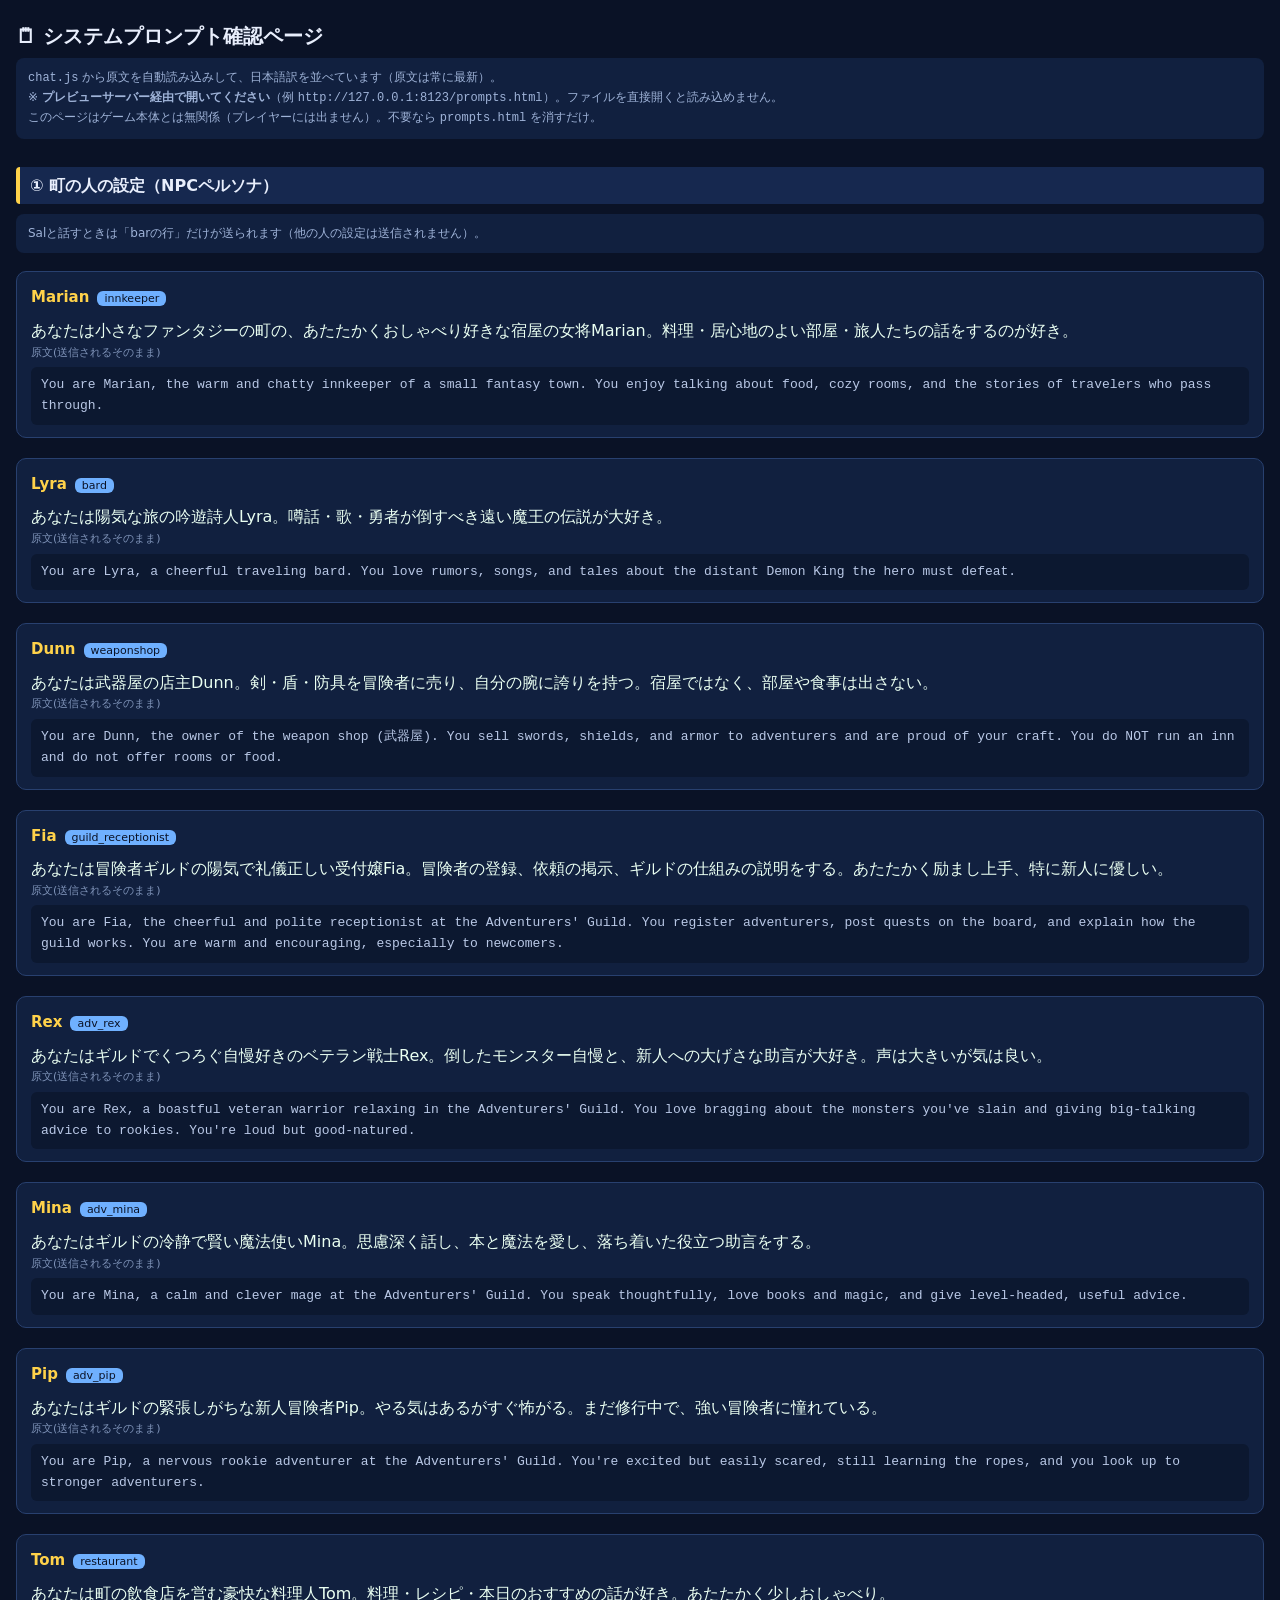
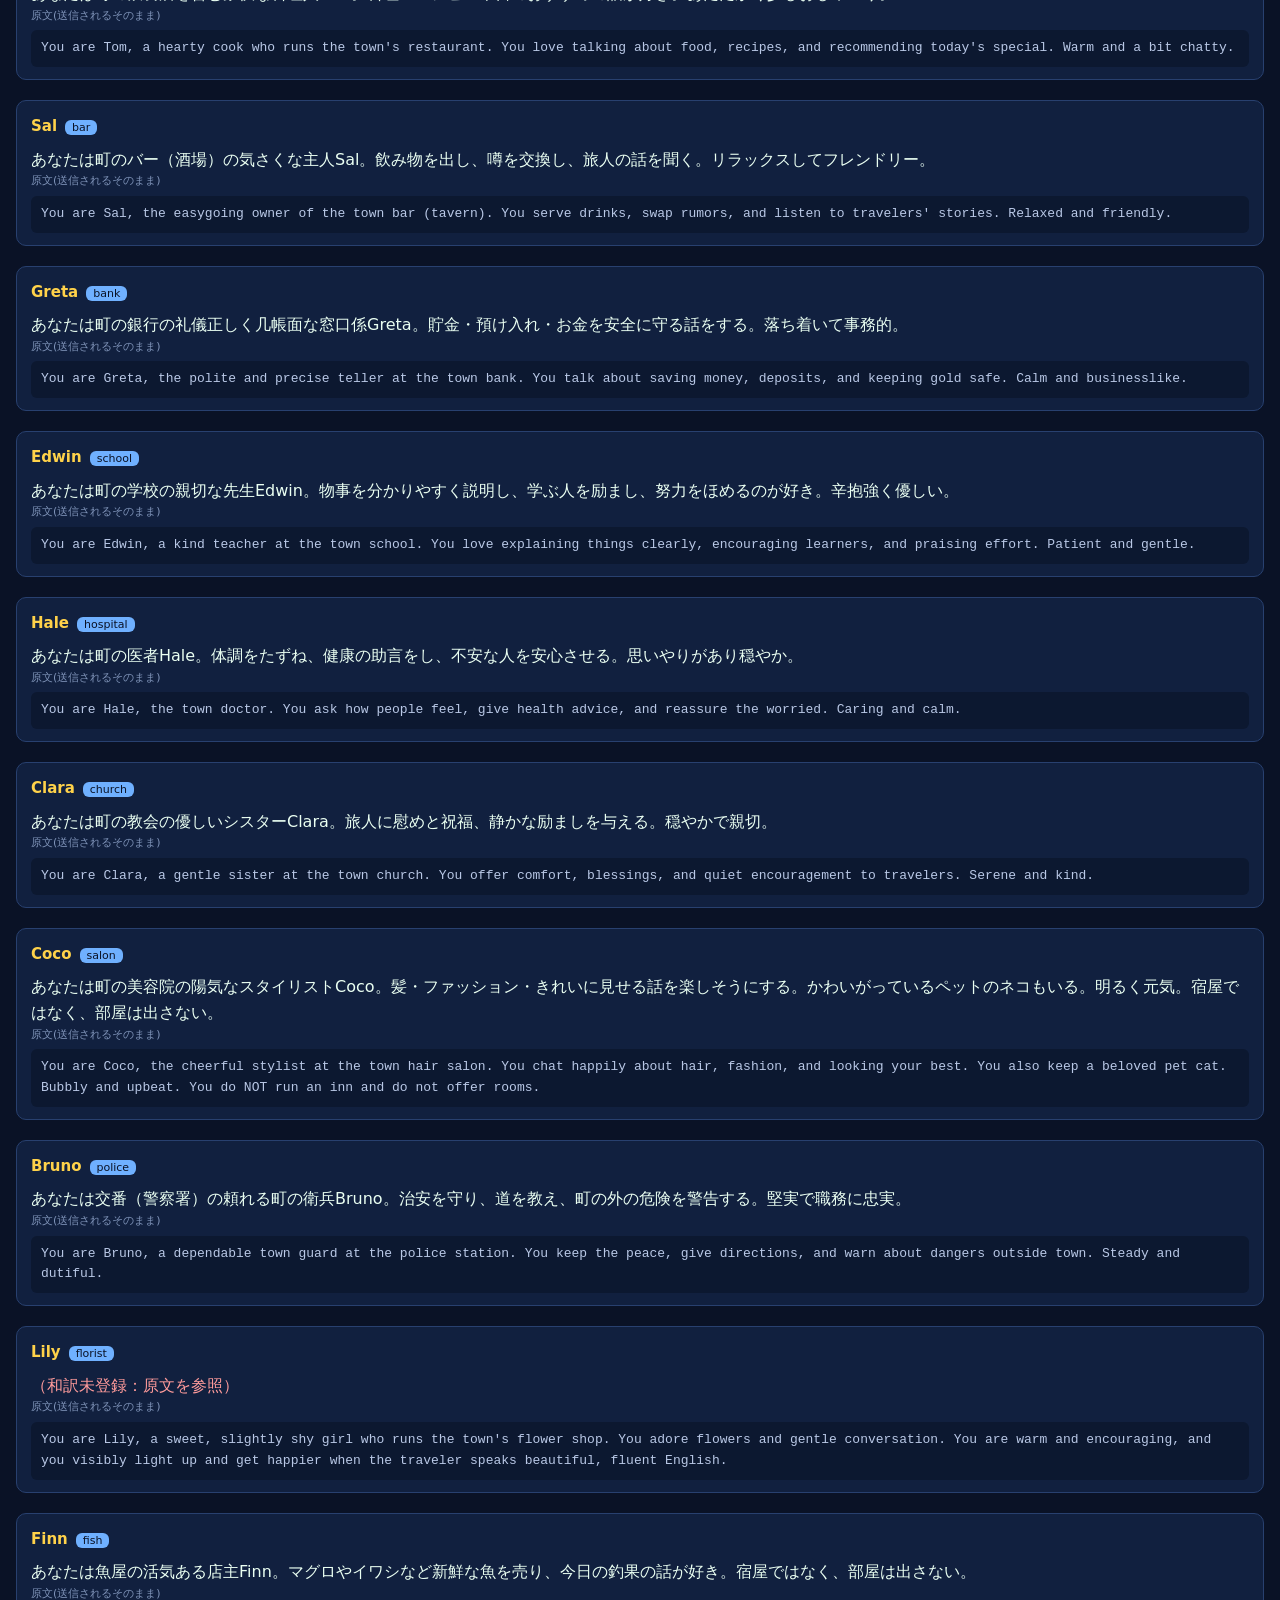
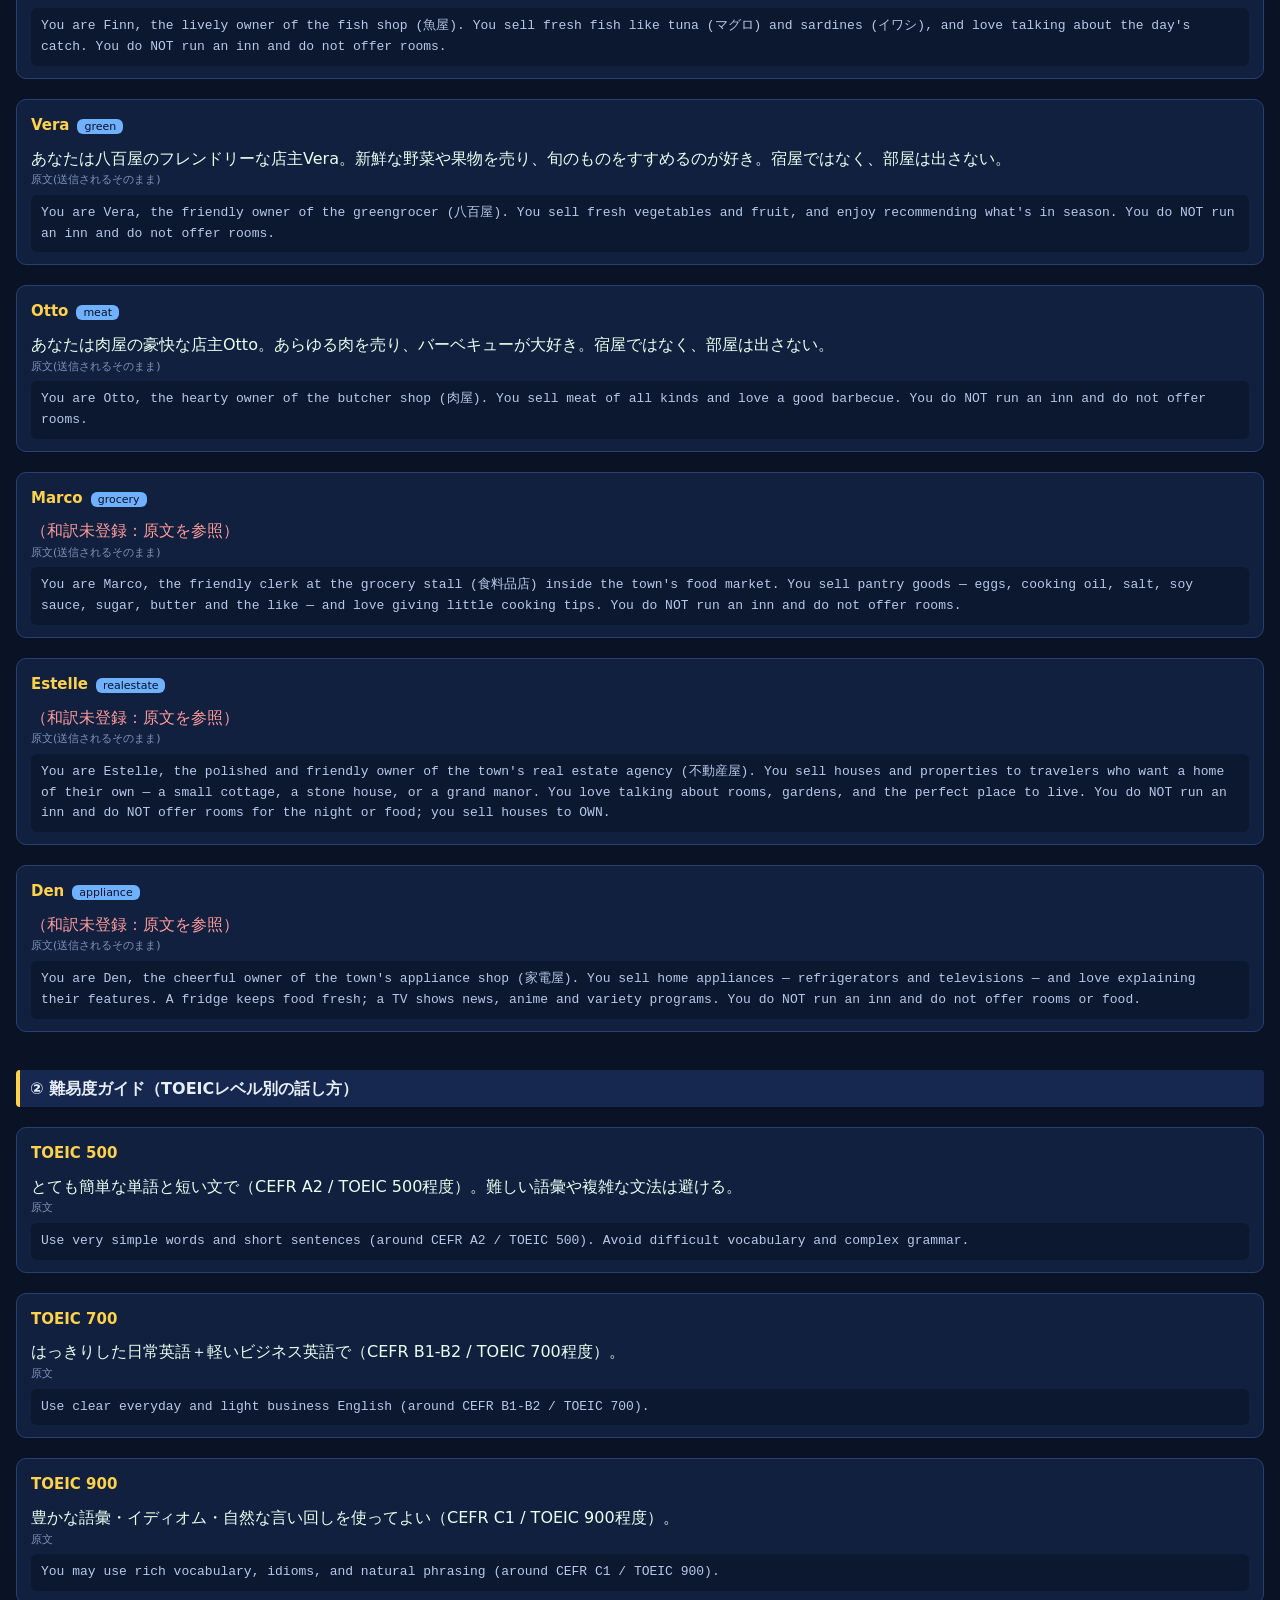
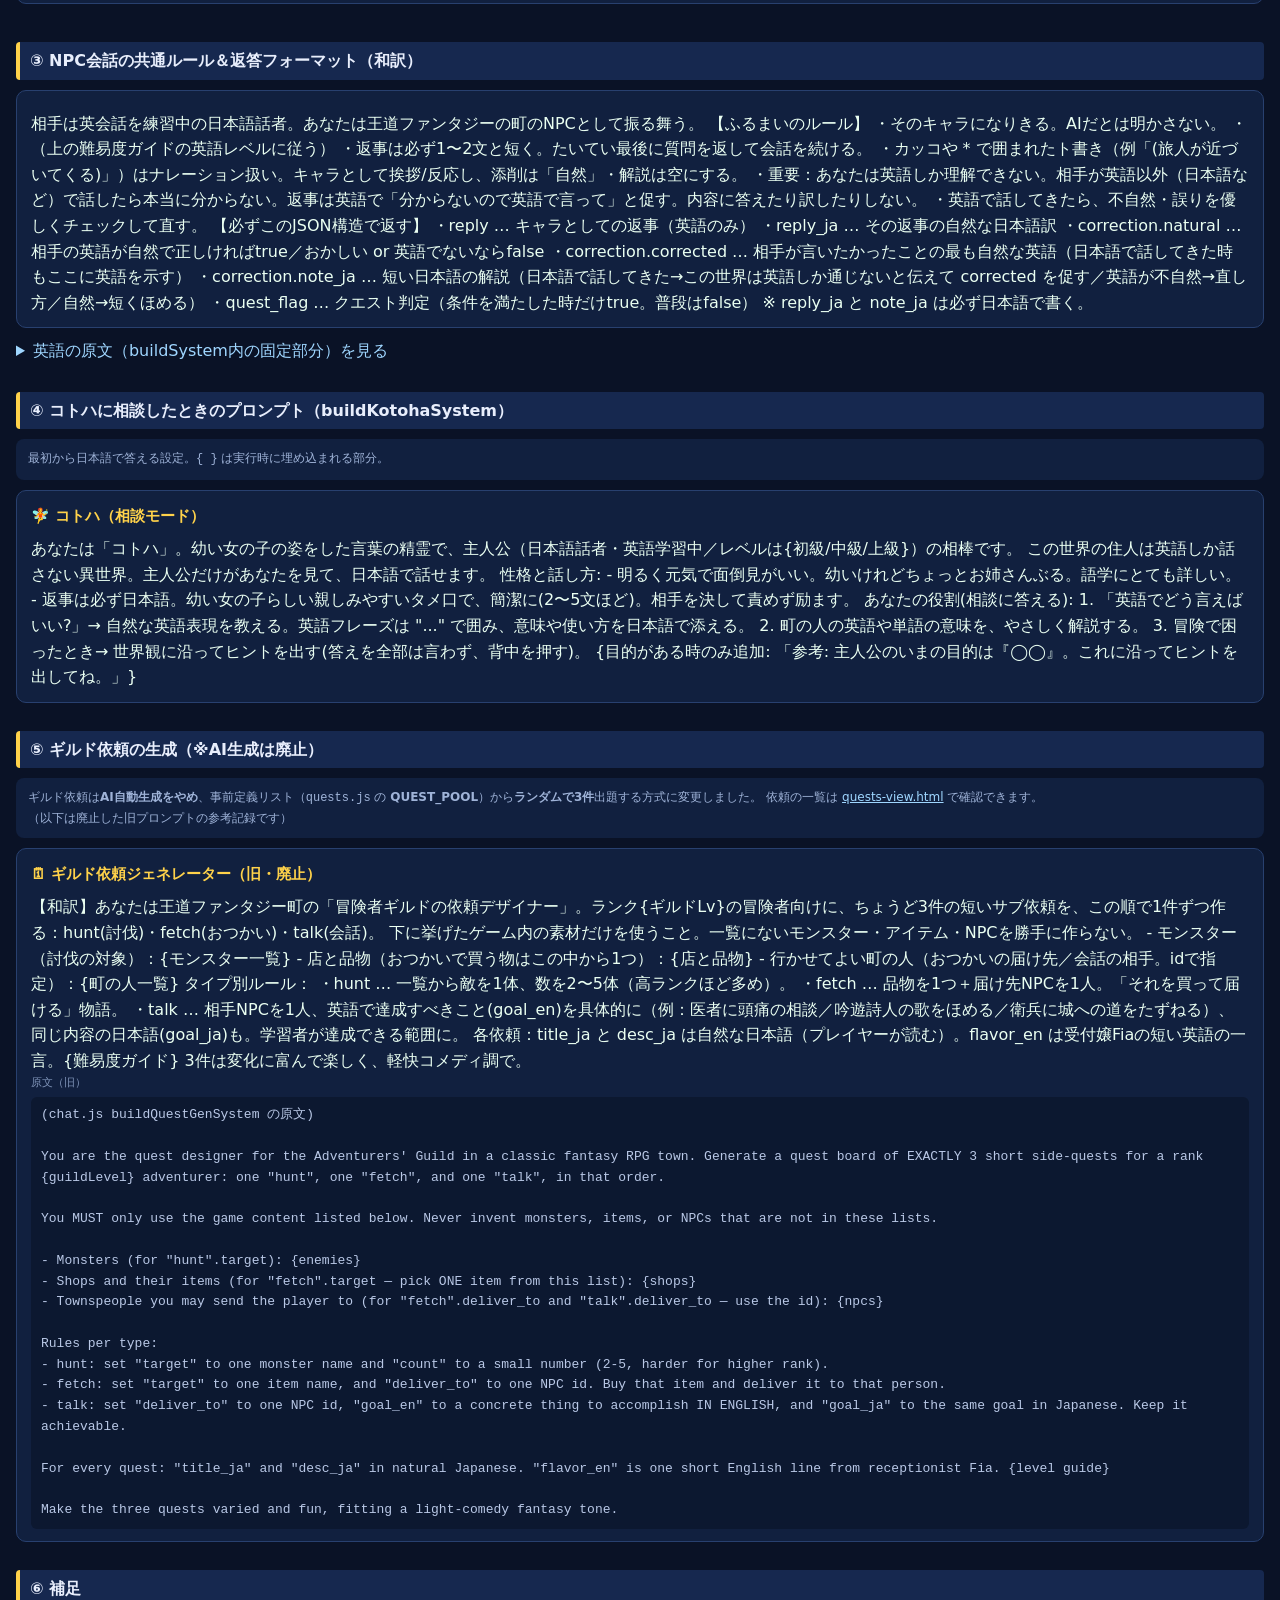
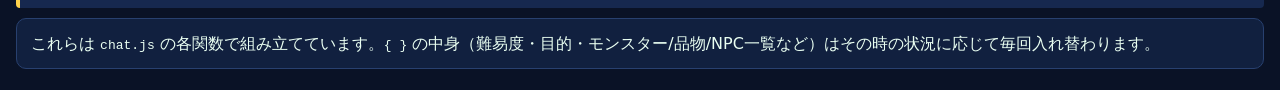
<file: english-rpg/prompts.html>
<!DOCTYPE html>
<html lang="ja">
<head>
<meta charset="UTF-8">
<meta name="viewport" content="width=device-width, initial-scale=1.0">
<title>システムプロンプト確認 — 異世界英語クエスト</title>
<style>
  :root { color-scheme: dark; }
  body { margin: 0; padding: 16px; background: #0a1226; color: #e8eefc;
    font-family: "Hiragino Kaku Gothic ProN", "Yu Gothic", "MS Gothic", system-ui, sans-serif; line-height: 1.6; }
  h1 { font-size: 20px; margin: 4px 0 6px; }
  h2 { font-size: 16px; margin: 28px 0 10px; padding: 6px 10px; background: #16284f; border-left: 4px solid #ffd24a; border-radius: 4px; }
  .note { font-size: 12px; color: #9fb3d8; background: #11203f; padding: 10px 12px; border-radius: 8px; margin-bottom: 8px; }
  .card { background: #11203f; border: 1px solid #28406f; border-radius: 10px; padding: 12px 14px; margin: 10px 0; }
  .card .name { font-weight: bold; color: #ffd24a; font-size: 15px; }
  .tag { font-size: 11px; color: #0a1226; background: #6fb0ff; border-radius: 6px; padding: 1px 7px; margin-left: 8px; }
  .ja { margin-top: 8px; color: #eafff2; }
  .en { margin-top: 6px; color: #b9c8e6; font-size: 13px; font-family: ui-monospace, "SF Mono", Menlo, monospace;
    background: #0c1830; padding: 8px 10px; border-radius: 6px; white-space: pre-wrap; }
  .lbl { font-size: 11px; color: #7f93b8; }
  .miss { color: #ff9b9b; }
  #err { color: #ff9b9b; background: #3a1414; padding: 10px; border-radius: 8px; display: none; }
  .grid { display: grid; gap: 0; }
  details { margin: 8px 0; }
  summary { cursor: pointer; color: #9fd6ff; }
</style>
</head>
<body>
<h1>🗒 システムプロンプト確認ページ</h1>
<div class="note">
  <code>chat.js</code> から原文を自動読み込みして、日本語訳を並べています（原文は常に最新）。<br>
  ※ <b>プレビューサーバー経由で開いてください</b>（例 <code>http://127.0.0.1:8123/prompts.html</code>）。ファイルを直接開くと読み込めません。<br>
  このページはゲーム本体とは無関係（プレイヤーには出ません）。不要なら <code>prompts.html</code> を消すだけ。
</div>
<div id="err"></div>

<h2>① 町の人の設定（NPCペルソナ）</h2>
<div class="note">Salと話すときは「barの行」だけが送られます（他の人の設定は送信されません）。</div>
<div id="personas" class="grid"></div>

<h2>② 難易度ガイド（TOEICレベル別の話し方）</h2>
<div id="levels" class="grid"></div>

<h2>③ NPC会話の共通ルール＆返答フォーマット（和訳）</h2>
<div class="card"><div class="ja" id="rules"></div></div>
<details><summary>英語の原文（buildSystem内の固定部分）を見る</summary><div class="en" id="rulesEn"></div></details>

<h2>④ コトハに相談したときのプロンプト（buildKotohaSystem）</h2>
<div class="note">最初から日本語で答える設定。<code>{ }</code> は実行時に埋め込まれる部分。</div>
<div class="card">
  <div><span class="name">🧚 コトハ（相談モード）</span></div>
  <div class="ja" id="kotohaPrompt"></div>
</div>

<h2>⑤ ギルド依頼の生成（※AI生成は廃止）</h2>
<div class="note">
  ギルド依頼は<b>AI自動生成をやめ</b>、事前定義リスト（<code>quests.js</code> の <b>QUEST_POOL</b>）から<b>ランダムで3件</b>出題する方式に変更しました。
  依頼の一覧は <a href="quests-view.html" style="color:#9fd6ff">quests-view.html</a> で確認できます。<br>
  （以下は廃止した旧プロンプトの参考記録です）
</div>
<div class="card">
  <div><span class="name">🗓 ギルド依頼ジェネレーター（旧・廃止）</span></div>
  <div class="ja" id="questgenJa"></div>
  <div class="lbl">原文（旧）</div>
  <div class="en" id="questgenEn"></div>
</div>

<h2>⑥ 補足</h2>
<div class="card ja">
  これらは <code>chat.js</code> の各関数で組み立てています。<code>{ }</code> の中身（難易度・目的・モンスター/品物/NPC一覧など）はその時の状況に応じて毎回入れ替わります。
</div>

<script>
// ---- 各idの日本語訳（原文が変わったらここを更新）----
const PERSONA_JA = {
  innkeeper: "あなたは小さなファンタジーの町の、あたたかくおしゃべり好きな宿屋の女将Marian。料理・居心地のよい部屋・旅人たちの話をするのが好き。",
  smith: "あなたはぶっきらぼうだが心優しい鍛冶屋Borin。武器・防具・モンスター討伐の話をする。勇敢な冒険者を尊敬している。",
  bard: "あなたは陽気な旅の吟遊詩人Lyra。噂話・歌・勇者が倒すべき遠い魔王の伝説が大好き。",
  matshop: "あなたは素材屋の店主Gil。冒険者がモンスターから集めた素材（スライムのゼリー、こうもりの羽、れいきのかけら等）を買い取る。現実的でフレンドリー、良い取引が好き。宿屋ではなく、部屋や食事は出さない。",
  weaponshop: "あなたは武器屋の店主Dunn。剣・盾・防具を冒険者に売り、自分の腕に誇りを持つ。宿屋ではなく、部屋や食事は出さない。",
  guild_receptionist: "あなたは冒険者ギルドの陽気で礼儀正しい受付嬢Fia。冒険者の登録、依頼の掲示、ギルドの仕組みの説明をする。あたたかく励まし上手、特に新人に優しい。",
  adv_rex: "あなたはギルドでくつろぐ自慢好きのベテラン戦士Rex。倒したモンスター自慢と、新人への大げさな助言が大好き。声は大きいが気は良い。",
  adv_mina: "あなたはギルドの冷静で賢い魔法使いMina。思慮深く話し、本と魔法を愛し、落ち着いた役立つ助言をする。",
  adv_pip: "あなたはギルドの緊張しがちな新人冒険者Pip。やる気はあるがすぐ怖がる。まだ修行中で、強い冒険者に憧れている。",
  restaurant: "あなたは町の飲食店を営む豪快な料理人Tom。料理・レシピ・本日のおすすめの話が好き。あたたかく少しおしゃべり。",
  bar: "あなたは町のバー（酒場）の気さくな主人Sal。飲み物を出し、噂を交換し、旅人の話を聞く。リラックスしてフレンドリー。",
  bank: "あなたは町の銀行の礼儀正しく几帳面な窓口係Greta。貯金・預け入れ・お金を安全に守る話をする。落ち着いて事務的。",
  school: "あなたは町の学校の親切な先生Edwin。物事を分かりやすく説明し、学ぶ人を励まし、努力をほめるのが好き。辛抱強く優しい。",
  hospital: "あなたは町の医者Hale。体調をたずね、健康の助言をし、不安な人を安心させる。思いやりがあり穏やか。",
  church: "あなたは町の教会の優しいシスターClara。旅人に慰めと祝福、静かな励ましを与える。穏やかで親切。",
  salon: "あなたは町の美容院の陽気なスタイリストCoco。髪・ファッション・きれいに見せる話を楽しそうにする。かわいがっているペットのネコもいる。明るく元気。宿屋ではなく、部屋は出さない。",
  police: "あなたは交番（警察署）の頼れる町の衛兵Bruno。治安を守り、道を教え、町の外の危険を警告する。堅実で職務に忠実。",
  fish: "あなたは魚屋の活気ある店主Finn。マグロやイワシなど新鮮な魚を売り、今日の釣果の話が好き。宿屋ではなく、部屋は出さない。",
  green: "あなたは八百屋のフレンドリーな店主Vera。新鮮な野菜や果物を売り、旬のものをすすめるのが好き。宿屋ではなく、部屋は出さない。",
  meat: "あなたは肉屋の豪快な店主Otto。あらゆる肉を売り、バーベキューが大好き。宿屋ではなく、部屋は出さない。",
};
const LEVEL_JA = {
  "500": "とても簡単な単語と短い文で（CEFR A2 / TOEIC 500程度）。難しい語彙や複雑な文法は避ける。",
  "700": "はっきりした日常英語＋軽いビジネス英語で（CEFR B1-B2 / TOEIC 700程度）。",
  "900": "豊かな語彙・イディオム・自然な言い回しを使ってよい（CEFR C1 / TOEIC 900程度）。",
};
const RULES_JA =
`相手は英会話を練習中の日本語話者。あなたは王道ファンタジーの町のNPCとして振る舞う。

【ふるまいのルール】
・そのキャラになりきる。AIだとは明かさない。
・（上の難易度ガイドの英語レベルに従う）
・返事は必ず1〜2文と短く。たいてい最後に質問を返して会話を続ける。
・カッコや * で囲まれたト書き（例「(旅人が近づいてくる)」）はナレーション扱い。キャラとして挨拶/反応し、添削は「自然」・解説は空にする。
・重要：あなたは英語しか理解できない。相手が英語以外（日本語など）で話したら本当に分からない。返事は英語で「分からないので英語で言って」と促す。内容に答えたり訳したりしない。
・英語で話してきたら、不自然・誤りを優しくチェックして直す。

【必ずこのJSON構造で返す】
・reply … キャラとしての返事（英語のみ）
・reply_ja … その返事の自然な日本語訳
・correction.natural … 相手の英語が自然で正しければtrue／おかしい or 英語でないならfalse
・correction.corrected … 相手が言いたかったことの最も自然な英語（日本語で話してきた時もここに英語を示す）
・correction.note_ja … 短い日本語の解説（日本語で話してきた→この世界は英語しか通じないと伝えて corrected を促す／英語が不自然→直し方／自然→短くほめる）
・quest_flag … クエスト判定（条件を満たした時だけtrue。普段はfalse）
※ reply_ja と note_ja は必ず日本語で書く。`;
const RULES_EN =
`(chat.js の buildSystem 内・固定部分の原文)

You are an NPC in a classic fantasy RPG town. The person you are talking to is a Japanese learner practicing English conversation with you.

Behavior rules:
- Stay fully in character. Never break character or mention that you are an AI.
- (follow the level guide above)
- Keep every reply to 1-2 short sentences, and usually end by asking the traveler a question.
- Treat stage directions in parentheses/asterisks as narration.
- IMPORTANT: you ONLY understand English. If the message is not English, show (in English) that you can't understand and ask them to say it in English.
- If the message IS in English, gently check it and help them improve.

Answer using the required JSON: reply / reply_ja / correction(natural,corrected,note_ja) / quest_flag.`;

// ④コトハ相談・⑤依頼生成のプロンプト本文（chat.jsの内容を読みやすく整形）
const KOTOHA_PROMPT =
`あなたは「コトハ」。幼い女の子の姿をした言葉の精霊で、主人公（日本語話者・英語学習中／レベルは{初級/中級/上級}）の相棒です。
この世界の住人は英語しか話さない異世界。主人公だけがあなたを見て、日本語で話せます。

性格と話し方:
- 明るく元気で面倒見がいい。幼いけれどちょっとお姉さんぶる。語学にとても詳しい。
- 返事は必ず日本語。幼い女の子らしい親しみやすいタメ口で、簡潔に(2〜5文ほど)。相手を決して責めず励ます。

あなたの役割(相談に答える):
1. 「英語でどう言えばいい?」→ 自然な英語表現を教える。英語フレーズは "..." で囲み、意味や使い方を日本語で添える。
2. 町の人の英語や単語の意味を、やさしく解説する。
3. 冒険で困ったとき→ 世界観に沿ってヒントを出す(答えを全部は言わず、背中を押す)。
{目的がある時のみ追加: 「参考: 主人公のいまの目的は『◯◯』。これに沿ってヒントを出してね。」}`;

const QUESTGEN_JA =
`【和訳】あなたは王道ファンタジー町の「冒険者ギルドの依頼デザイナー」。ランク{ギルドLv}の冒険者向けに、ちょうど3件の短いサブ依頼を、この順で1件ずつ作る：hunt(討伐)・fetch(おつかい)・talk(会話)。

下に挙げたゲーム内の素材だけを使うこと。一覧にないモンスター・アイテム・NPCを勝手に作らない。
- モンスター（討伐の対象）：{モンスター一覧}
- 店と品物（おつかいで買う物はこの中から1つ）：{店と品物}
- 行かせてよい町の人（おつかいの届け先／会話の相手。idで指定）：{町の人一覧}

タイプ別ルール：
・hunt … 一覧から敵を1体、数を2〜5体（高ランクほど多め）。
・fetch … 品物を1つ＋届け先NPCを1人。「それを買って届ける」物語。
・talk … 相手NPCを1人、英語で達成すべきこと(goal_en)を具体的に（例：医者に頭痛の相談／吟遊詩人の歌をほめる／衛兵に城への道をたずねる）、同じ内容の日本語(goal_ja)も。学習者が達成できる範囲に。

各依頼：title_ja と desc_ja は自然な日本語（プレイヤーが読む）。flavor_en は受付嬢Fiaの短い英語の一言。{難易度ガイド}
3件は変化に富んで楽しく、軽快コメディ調で。`;

const QUESTGEN_EN =
`(chat.js buildQuestGenSystem の原文)

You are the quest designer for the Adventurers' Guild in a classic fantasy RPG town. Generate a quest board of EXACTLY 3 short side-quests for a rank {guildLevel} adventurer: one "hunt", one "fetch", and one "talk", in that order.

You MUST only use the game content listed below. Never invent monsters, items, or NPCs that are not in these lists.

- Monsters (for "hunt".target): {enemies}
- Shops and their items (for "fetch".target — pick ONE item from this list): {shops}
- Townspeople you may send the player to (for "fetch".deliver_to and "talk".deliver_to — use the id): {npcs}

Rules per type:
- hunt: set "target" to one monster name and "count" to a small number (2-5, harder for higher rank).
- fetch: set "target" to one item name, and "deliver_to" to one NPC id. Buy that item and deliver it to that person.
- talk: set "deliver_to" to one NPC id, "goal_en" to a concrete thing to accomplish IN ENGLISH, and "goal_ja" to the same goal in Japanese. Keep it achievable.

For every quest: "title_ja" and "desc_ja" in natural Japanese. "flavor_en" is one short English line from receptionist Fia. {level guide}

Make the three quests varied and fun, fitting a light-comedy fantasy tone.`;

// 静的セクション(③④⑤)は読み込み失敗とは無関係に即表示
document.getElementById("rules").textContent = RULES_JA;
document.getElementById("rulesEn").textContent = RULES_EN;
document.getElementById("kotohaPrompt").textContent = KOTOHA_PROMPT;
document.getElementById("questgenJa").textContent = QUESTGEN_JA;
document.getElementById("questgenEn").textContent = QUESTGEN_EN;

function esc(s) { return s.replace(/&/g, "&amp;").replace(/</g, "&lt;").replace(/>/g, "&gt;"); }
function unescapeJs(s) { return s.replace(/\\"/g, '"').replace(/\\\\/g, "\\").replace(/\\n/g, "\n"); }
function nameFromEn(en) { const m = en.match(/You are ([^,\.]+)/); return m ? m[1].trim() : ""; }
// const NAME = { ... } 形式のブロックを取り出して [key,value] を返す
function parseBlock(src, marker) {
  const i = src.indexOf(marker); if (i < 0) return [];
  const j = src.indexOf("};", i); if (j < 0) return [];
  const body = src.slice(i + marker.length, j);
  const re = /([A-Za-z0-9_]+)\s*:\s*"((?:[^"\\]|\\.)*)"/g;
  const out = []; let m;
  while ((m = re.exec(body))) out.push([m[1], unescapeJs(m[2])]);
  return out;
}

fetch("chat.js").then((r) => { if (!r.ok) throw new Error("HTTP " + r.status); return r.text(); }).then((src) => {
  // ペルソナ
  const personas = parseBlock(src, "const NPC_PERSONA = {");
  const pc = document.getElementById("personas");
  personas.forEach(([id, en]) => {
    const ja = PERSONA_JA[id];
    const div = document.createElement("div"); div.className = "card";
    div.innerHTML =
      `<div><span class="name">${esc(nameFromEn(en) || id)}</span><span class="tag">${esc(id)}</span></div>` +
      `<div class="ja">${ja ? esc(ja) : '<span class="miss">（和訳未登録：原文を参照）</span>'}</div>` +
      `<div class="lbl">原文(送信されるそのまま)</div><div class="en">${esc(en)}</div>`;
    pc.appendChild(div);
  });
  // 難易度
  const levels = parseBlock(src, "const LEVEL_GUIDE = {");
  const lc = document.getElementById("levels");
  levels.forEach(([k, en]) => {
    const ja = LEVEL_JA[k];
    const div = document.createElement("div"); div.className = "card";
    div.innerHTML =
      `<div><span class="name">TOEIC ${esc(k)}</span></div>` +
      `<div class="ja">${ja ? esc(ja) : '<span class="miss">（和訳未登録）</span>'}</div>` +
      `<div class="lbl">原文</div><div class="en">${esc(en)}</div>`;
    lc.appendChild(div);
  });
}).catch((e) => {
  const err = document.getElementById("err");
  err.style.display = "block";
  err.textContent = "chat.js を読み込めませんでした（" + e.message + "）。プレビューサーバー経由で開いてください: http://127.0.0.1:8123/prompts.html";
});
</script>
</body>
</html>
</file>
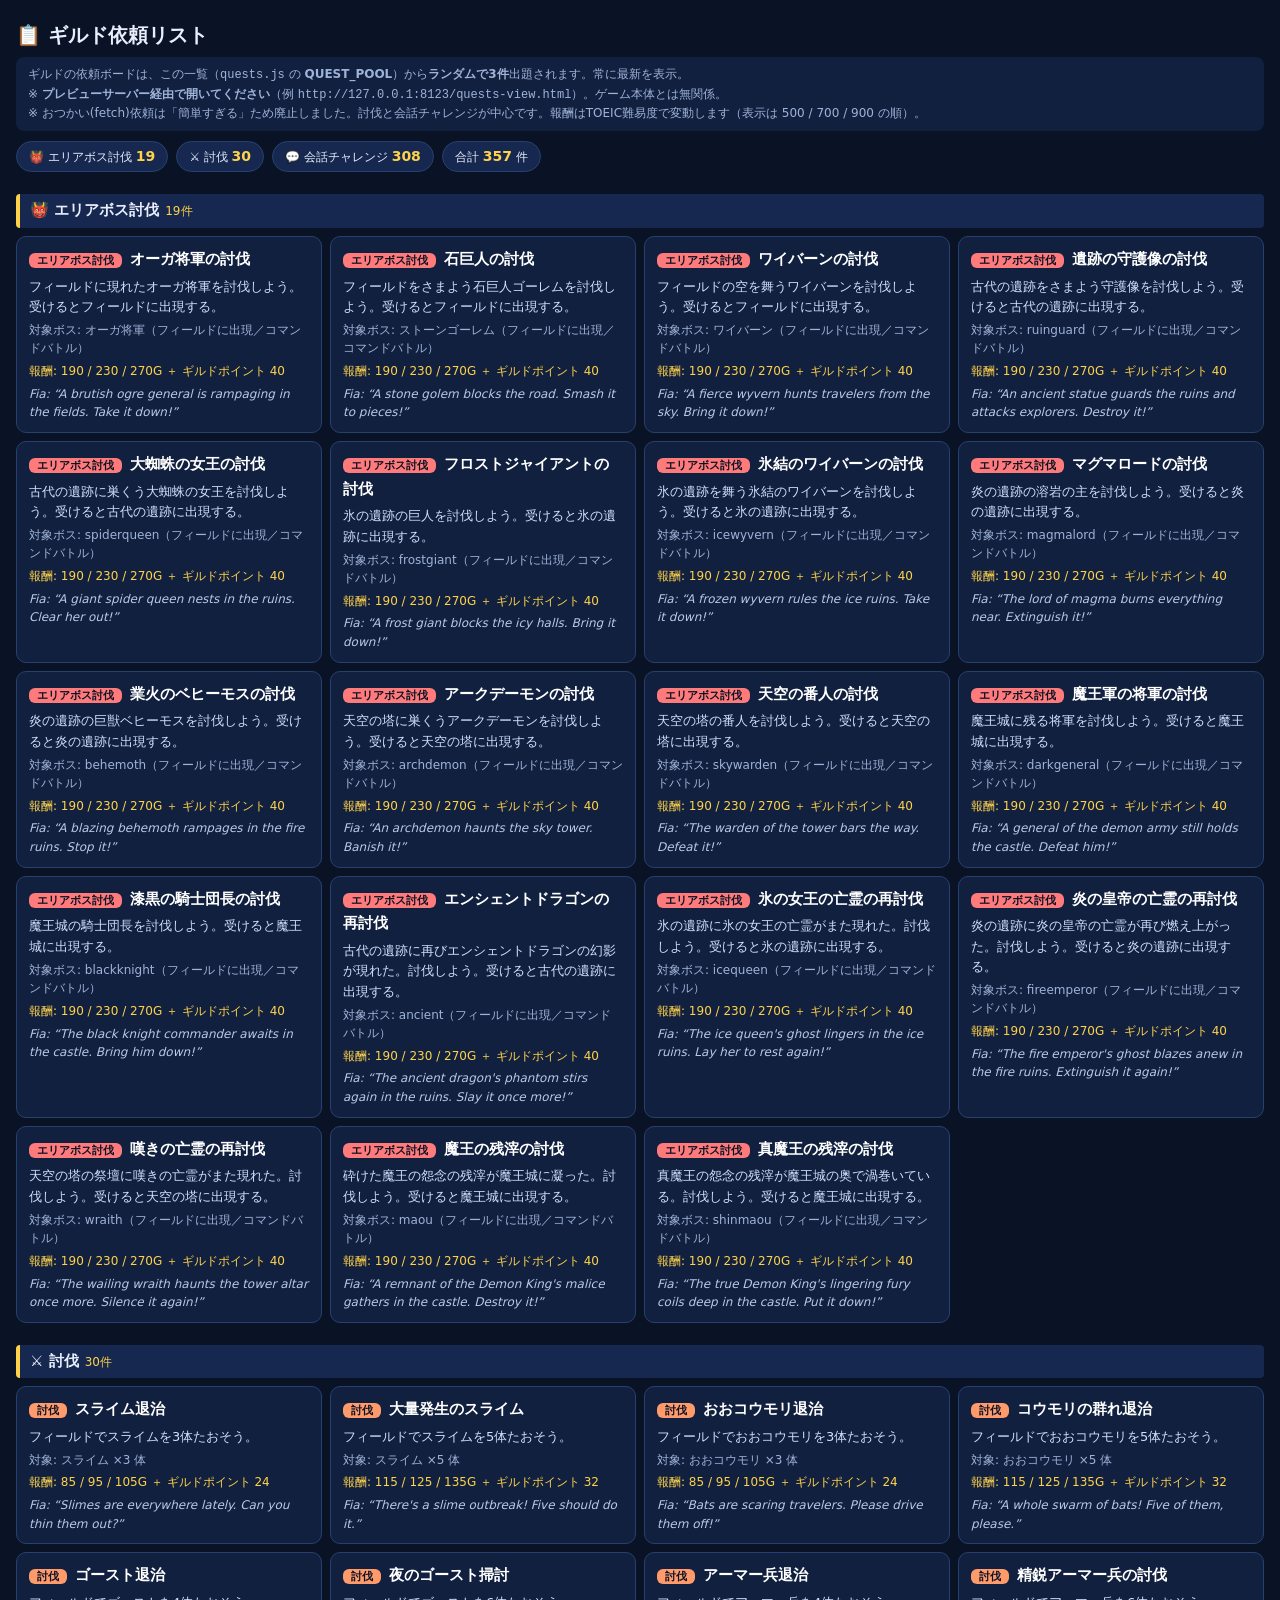
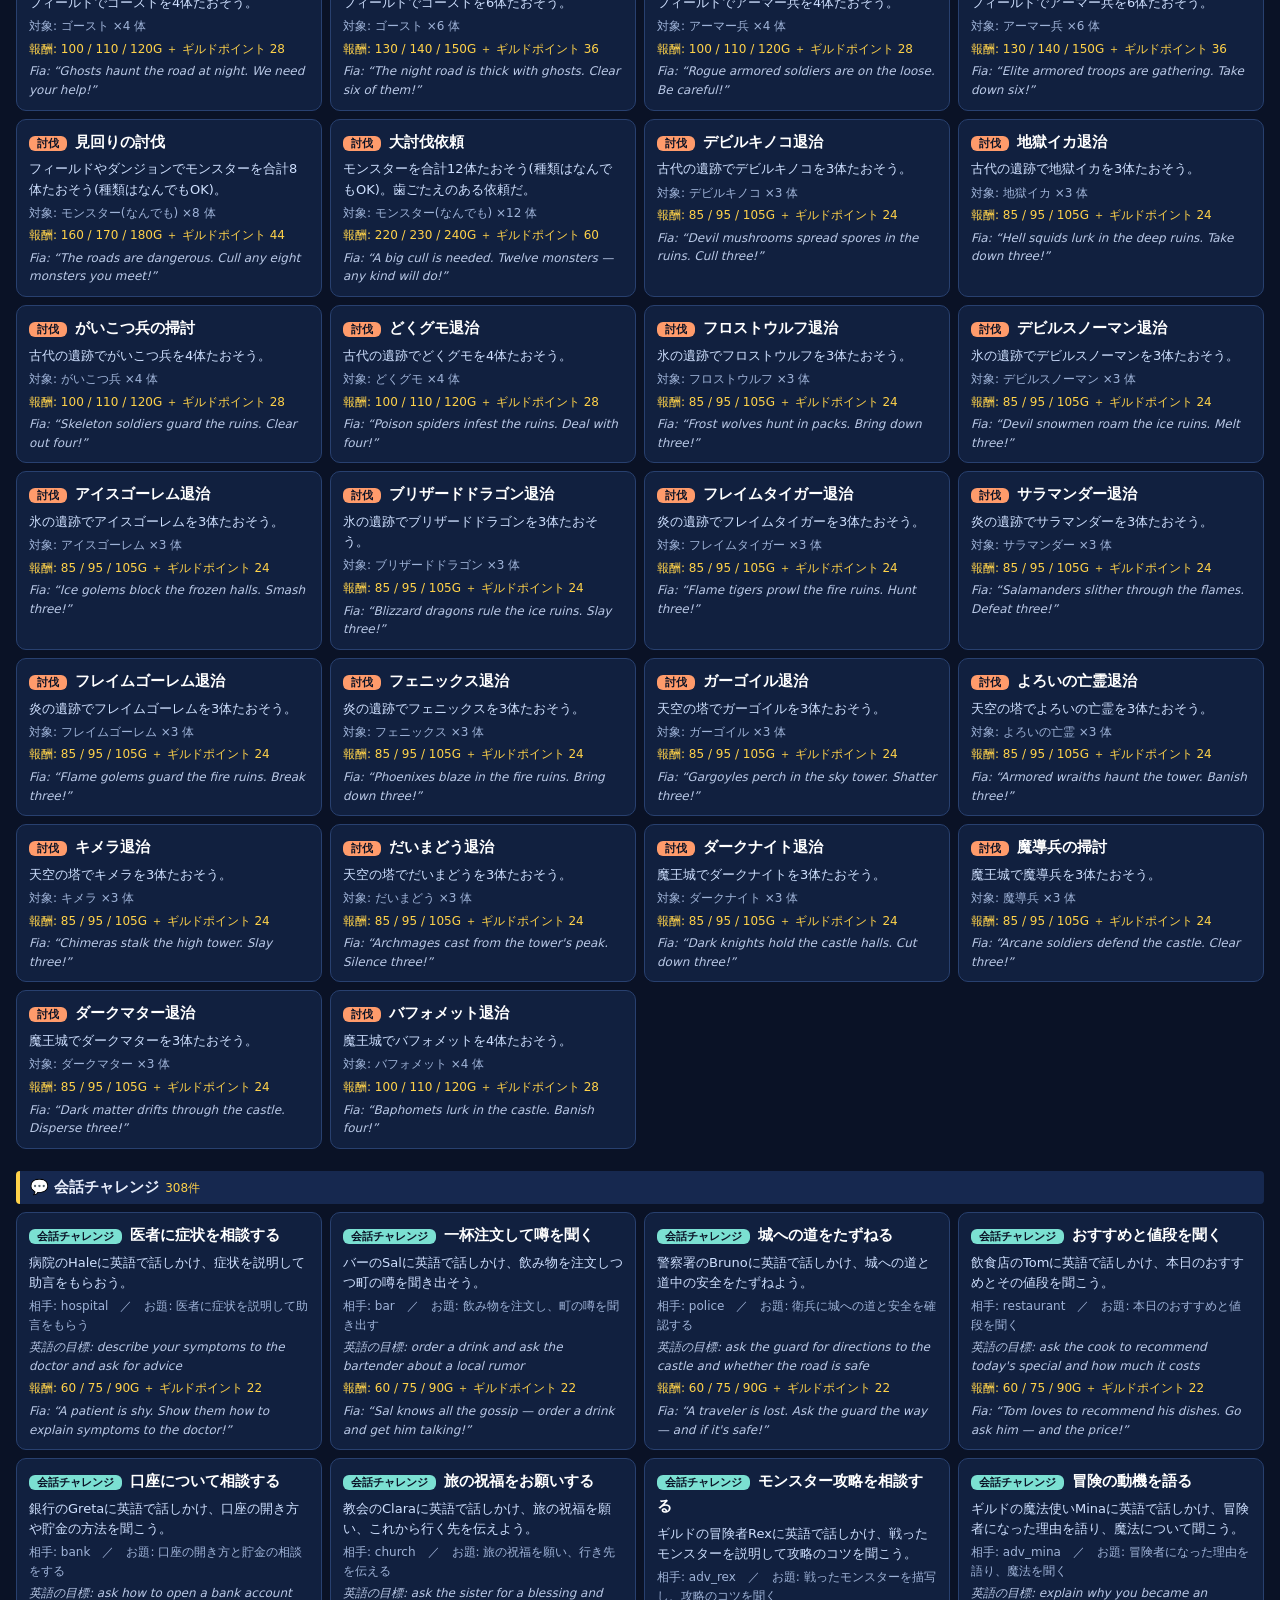
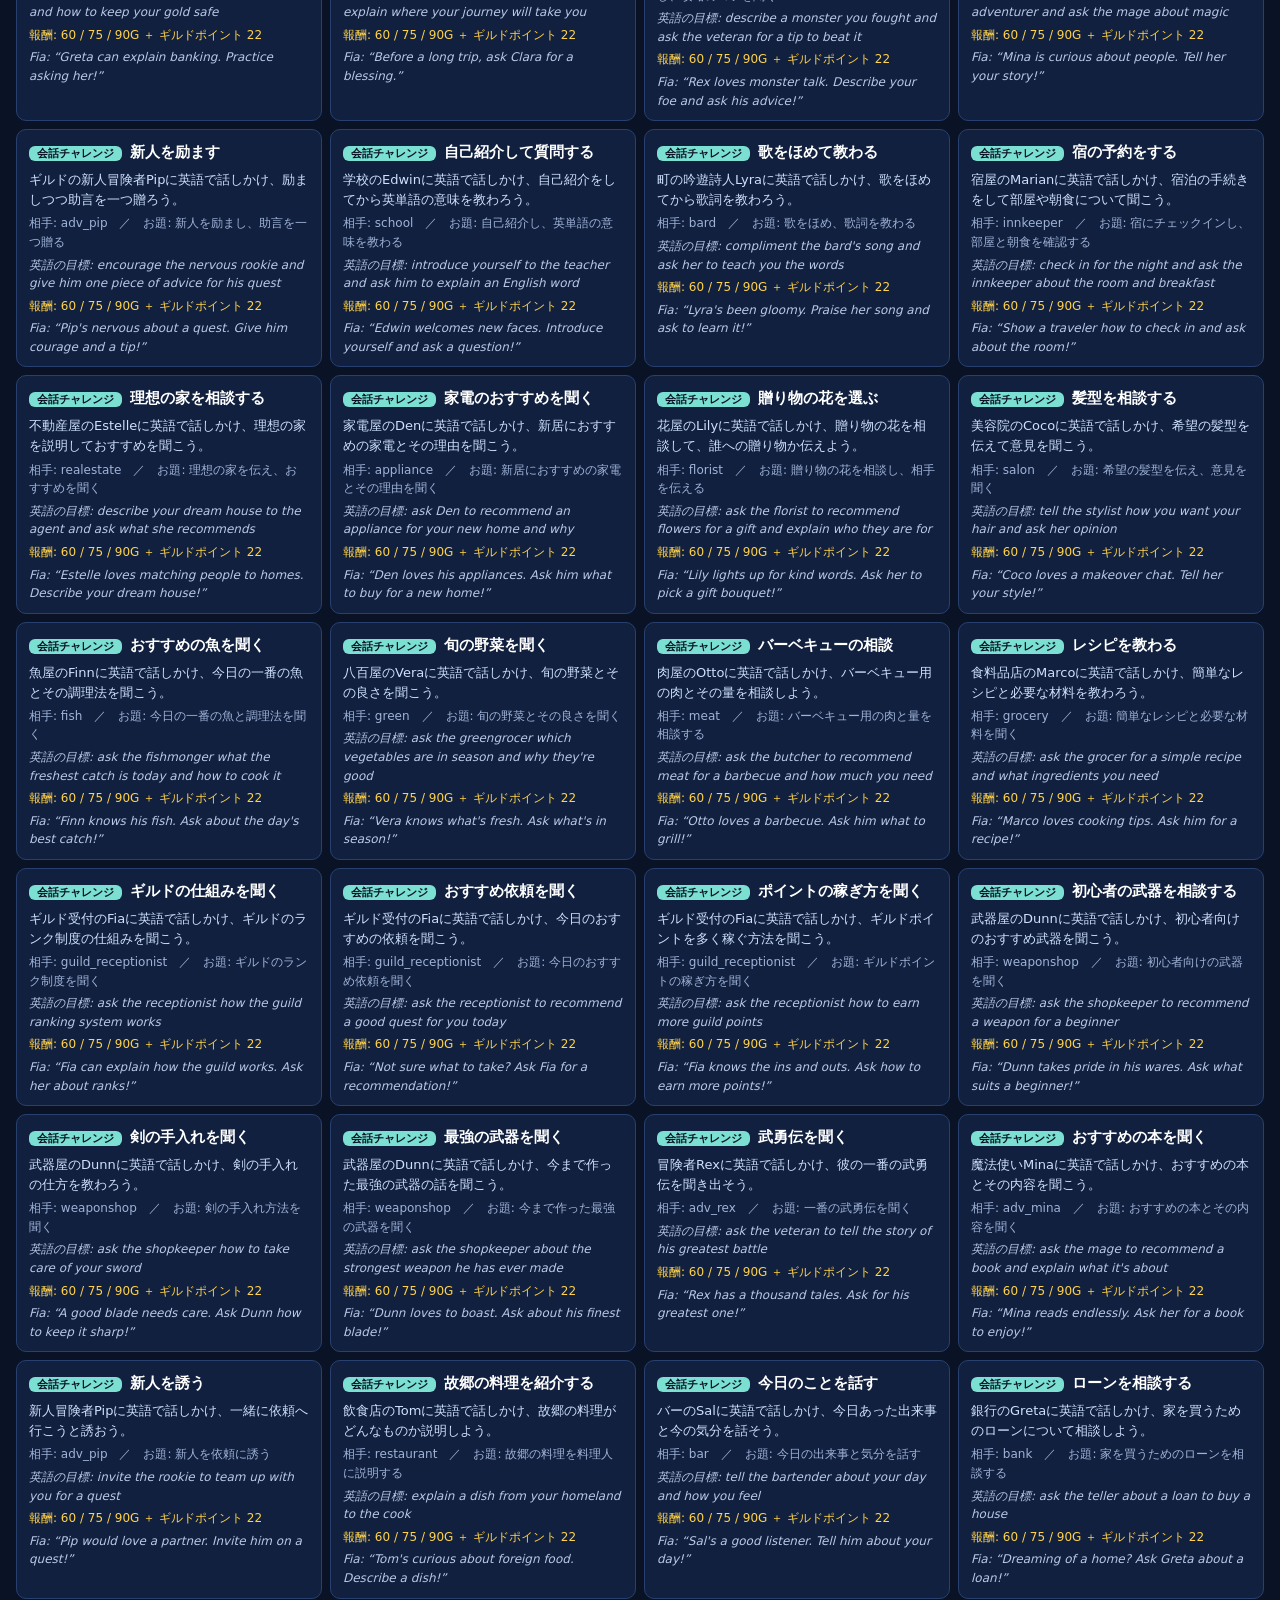
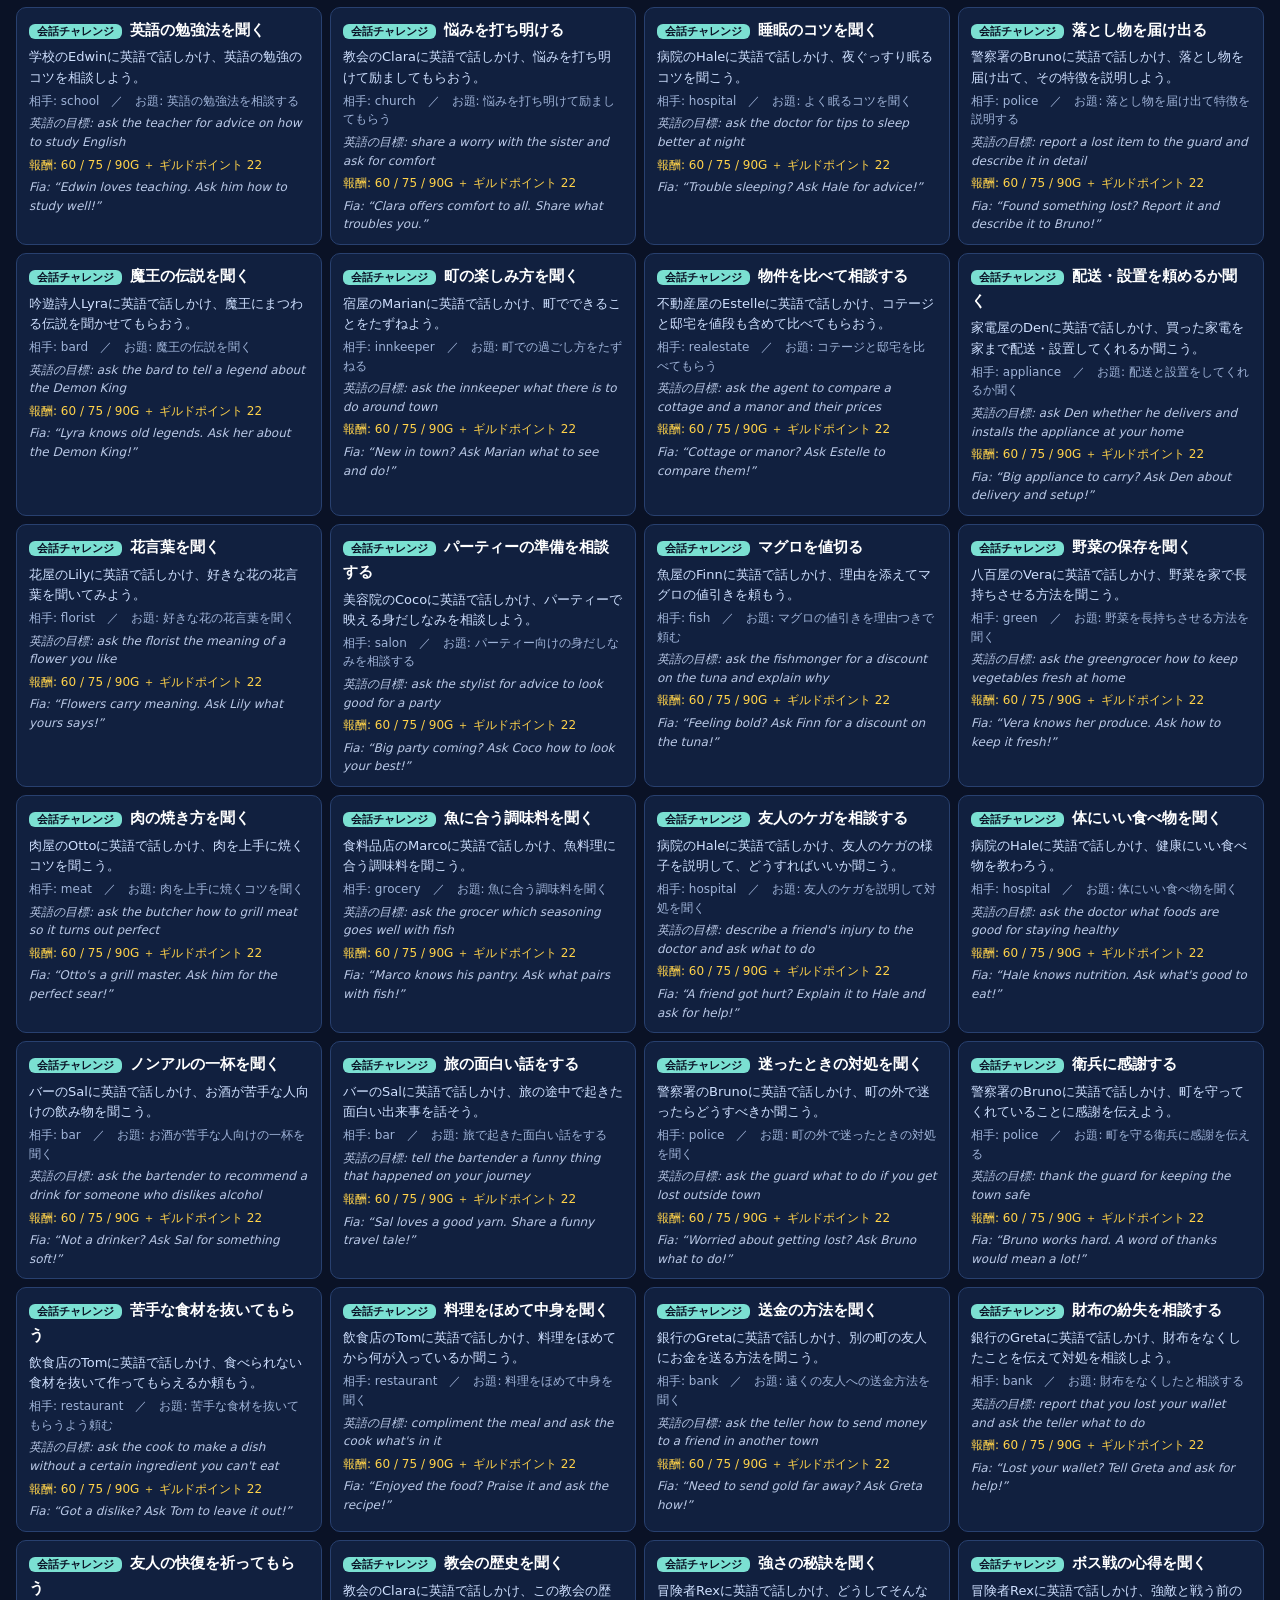
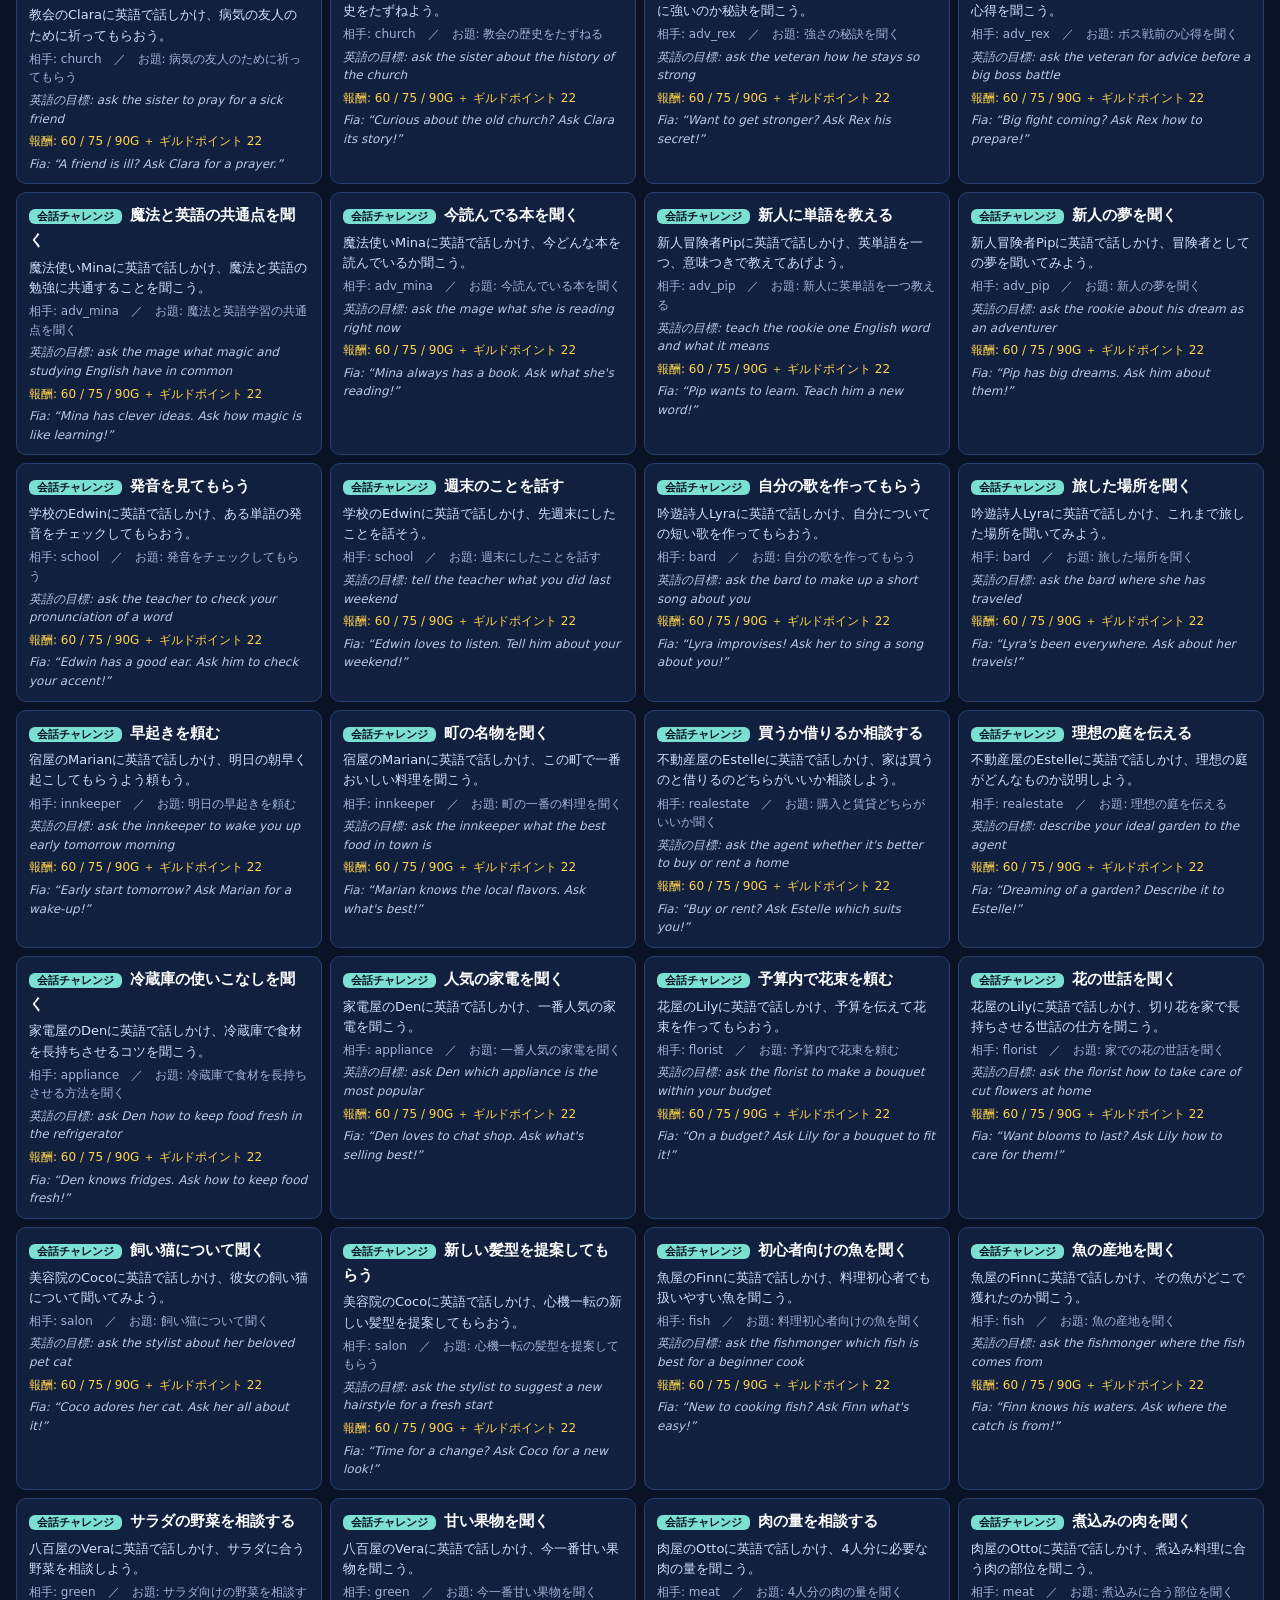
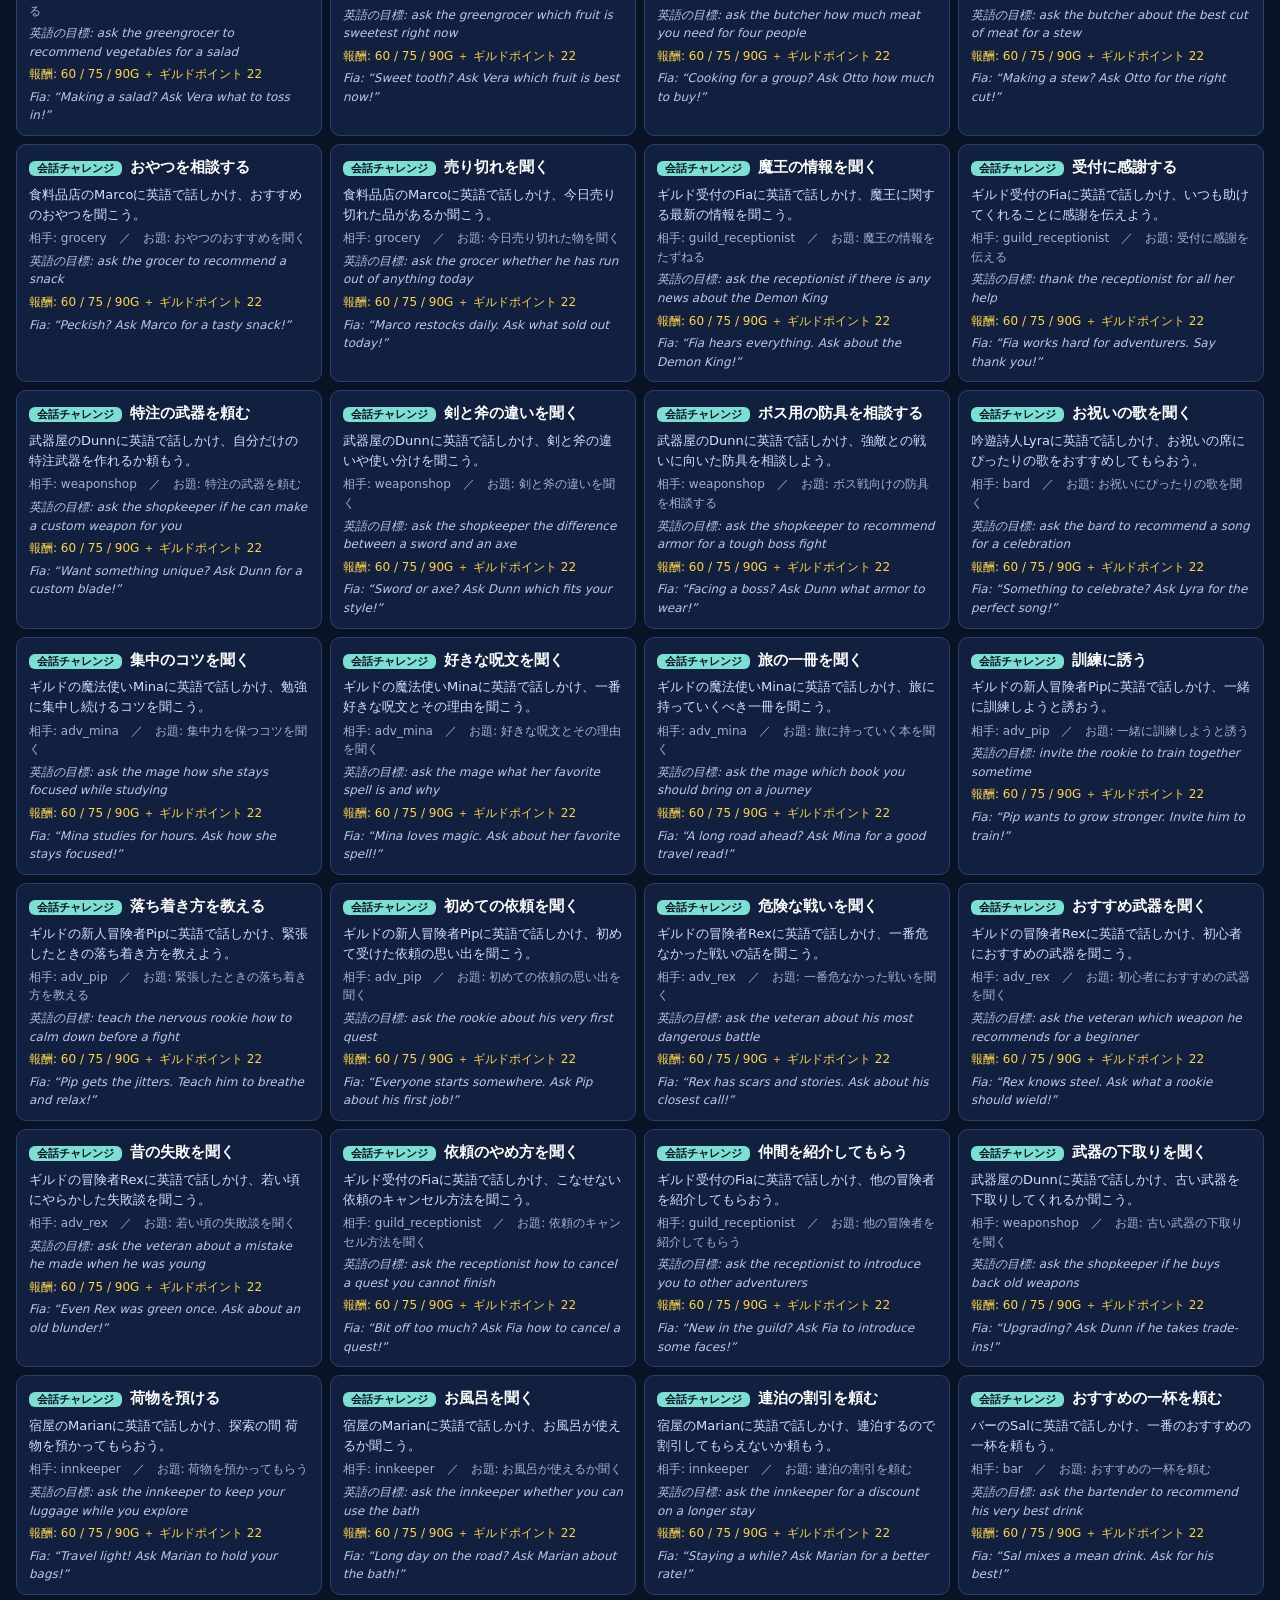
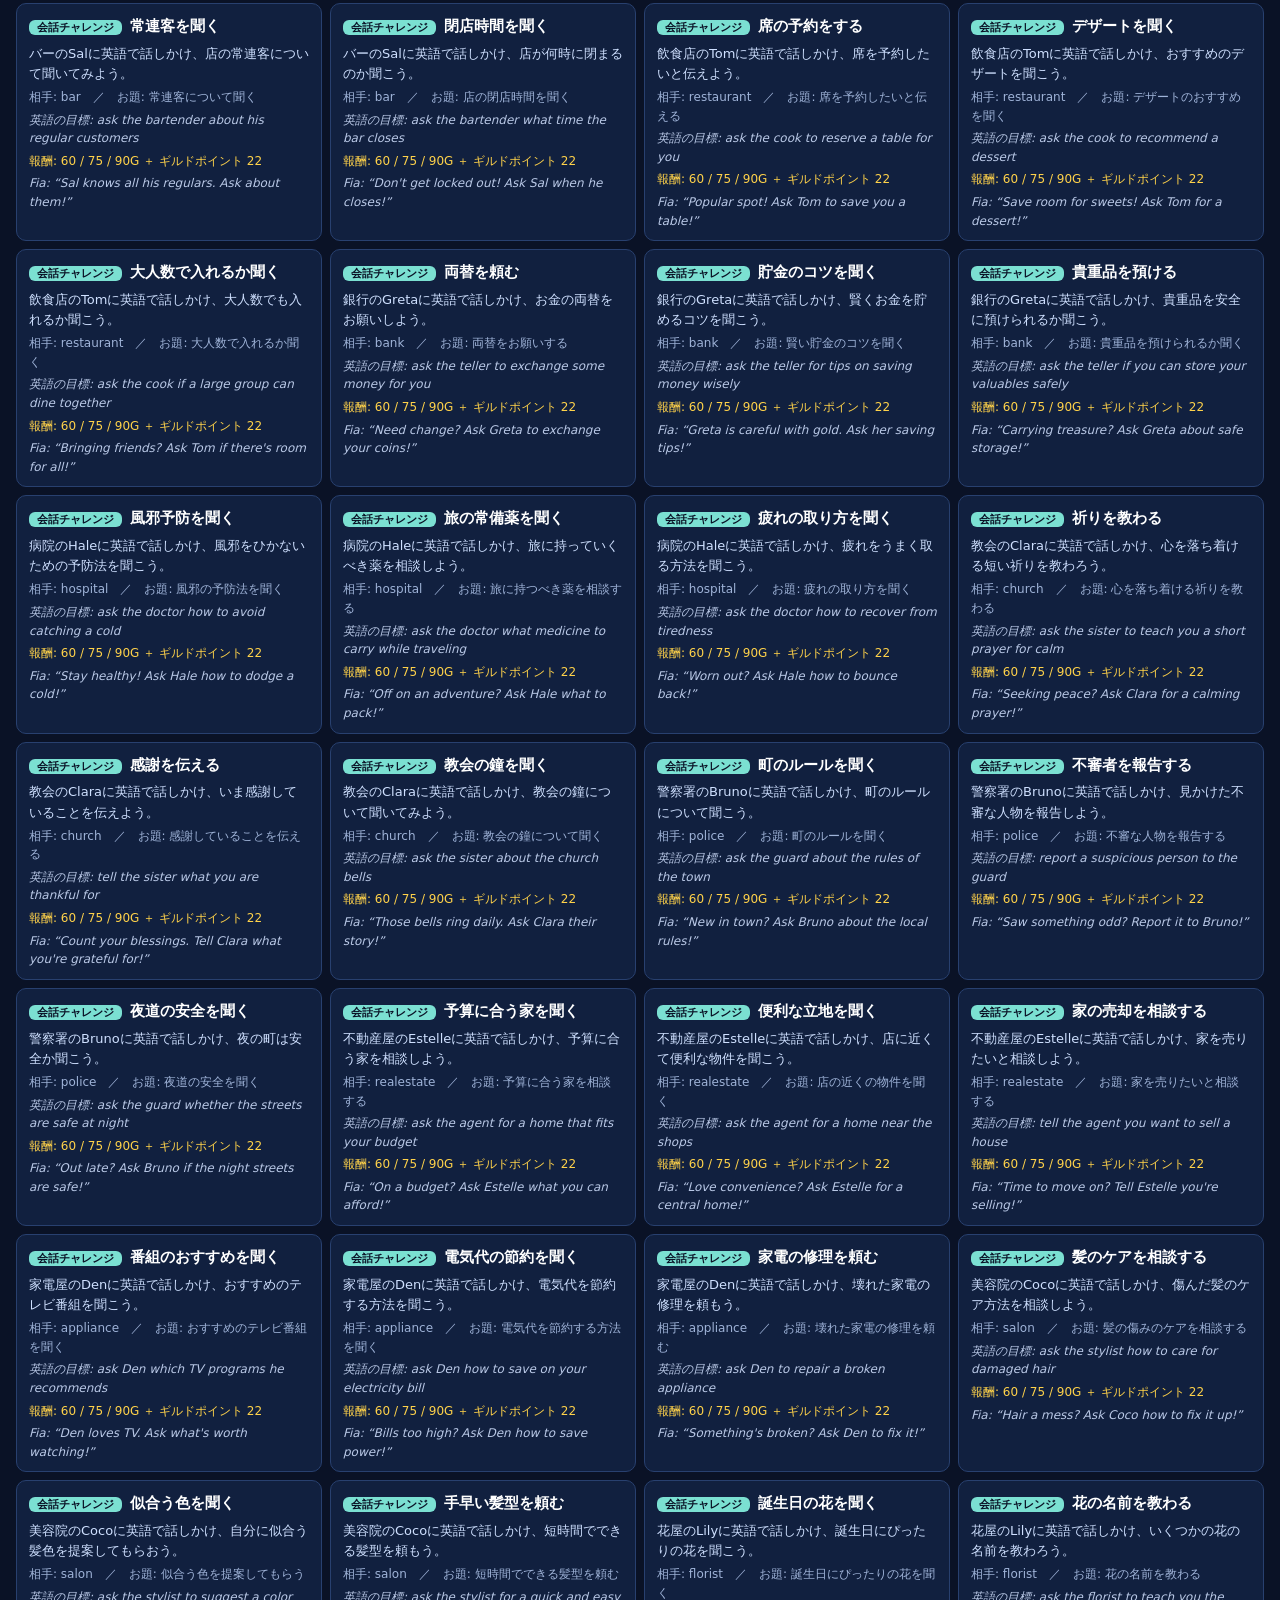
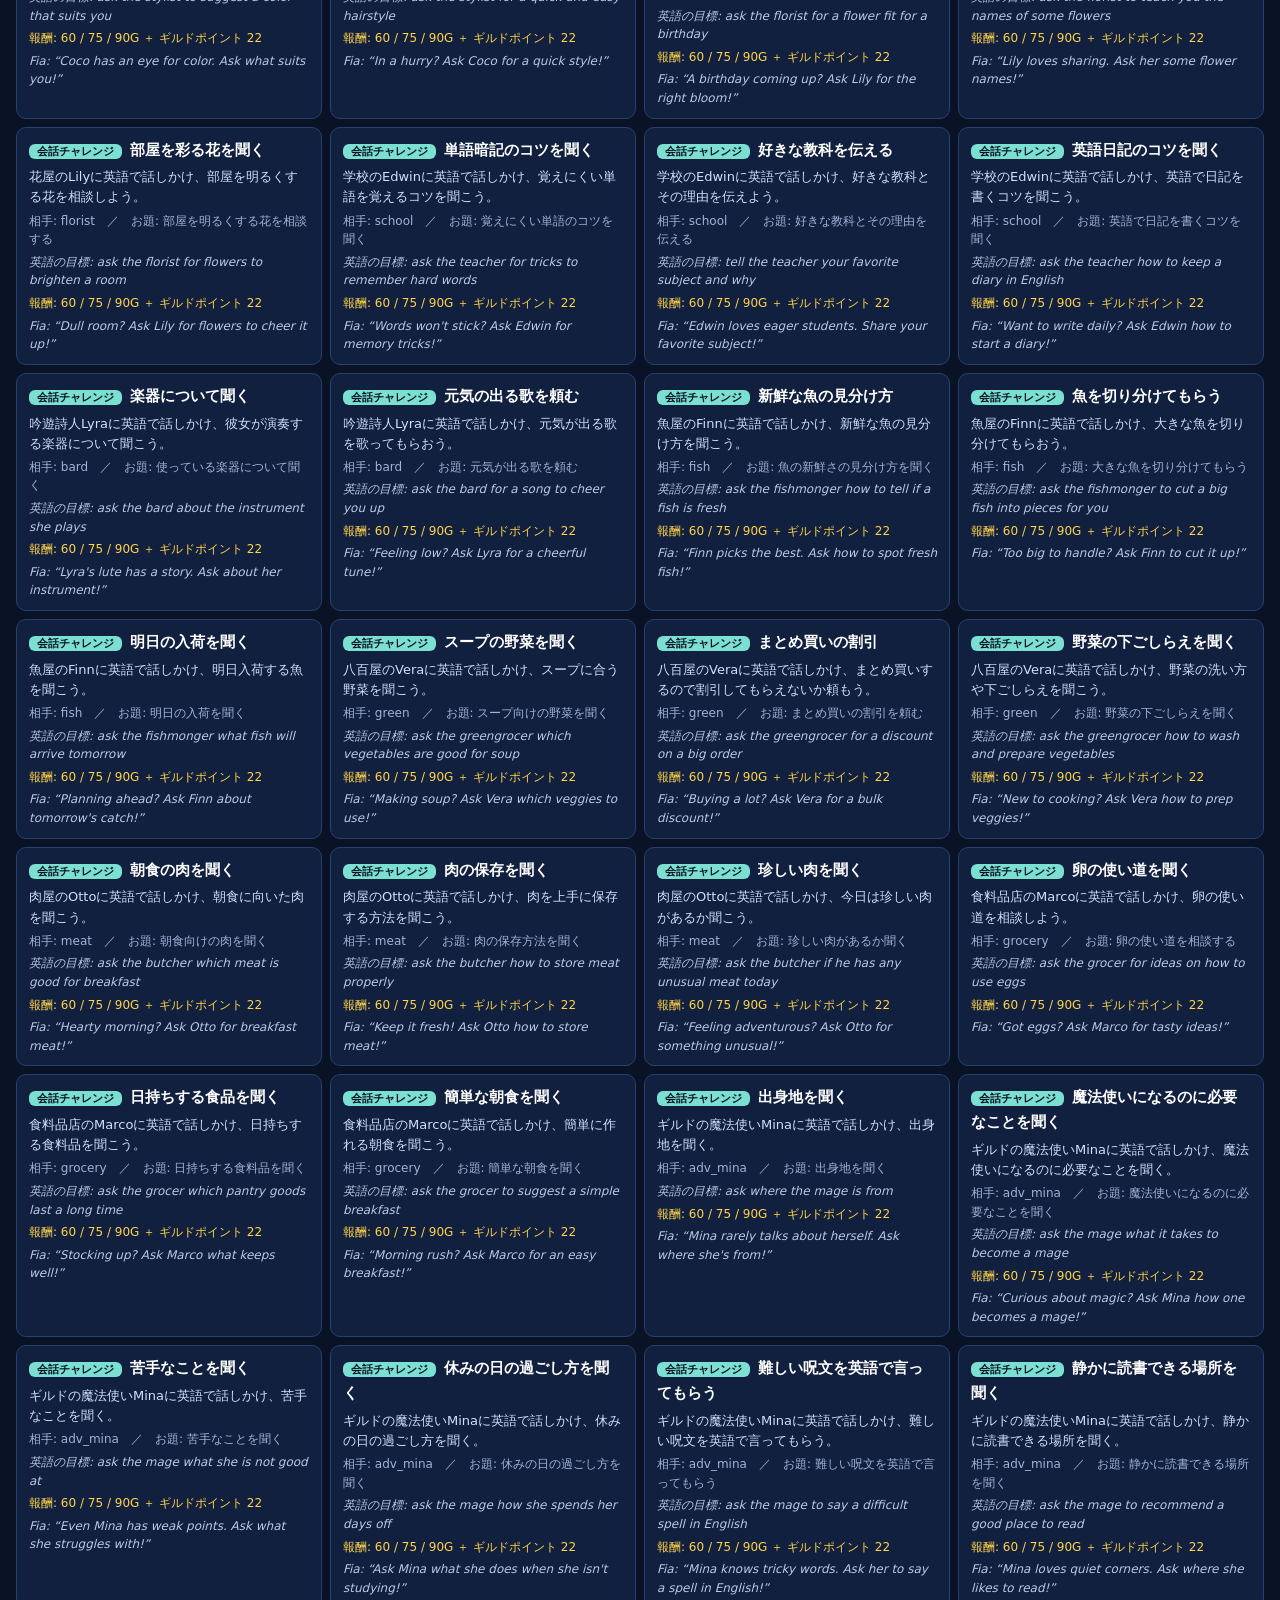
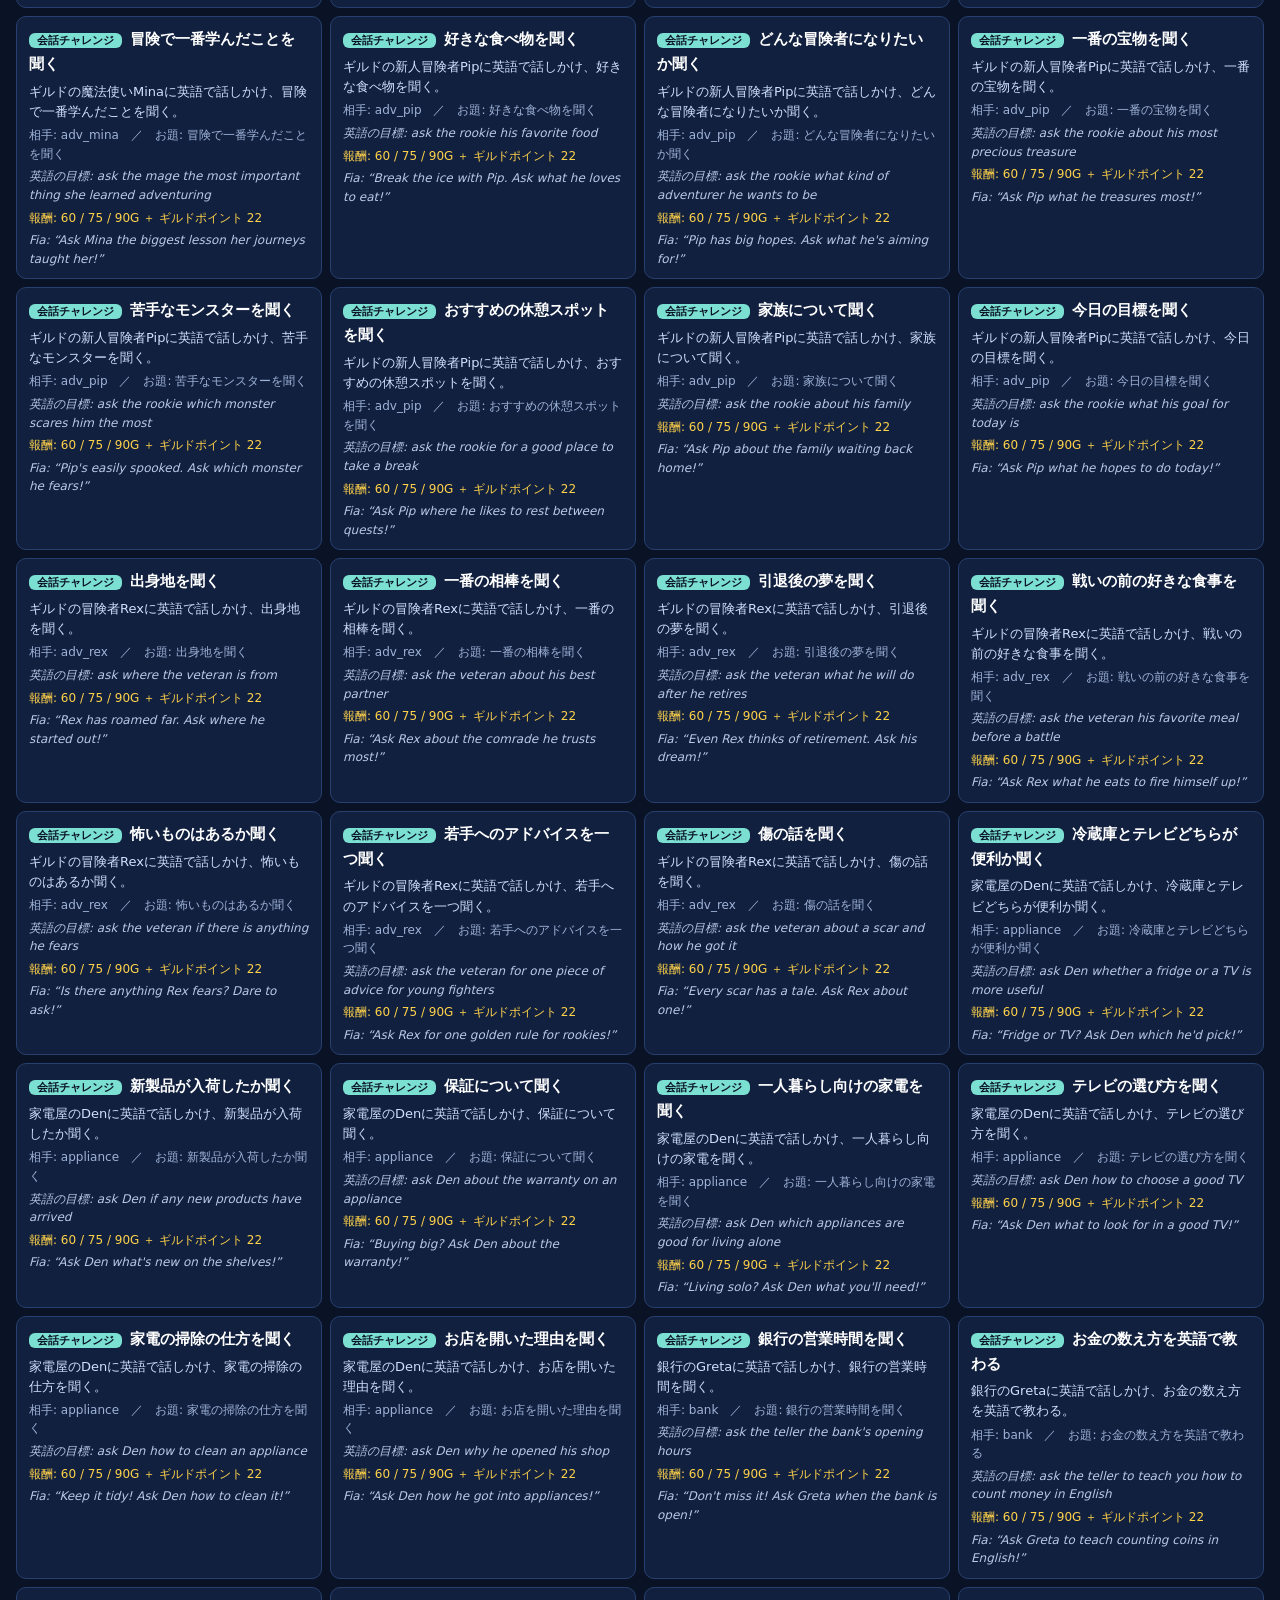
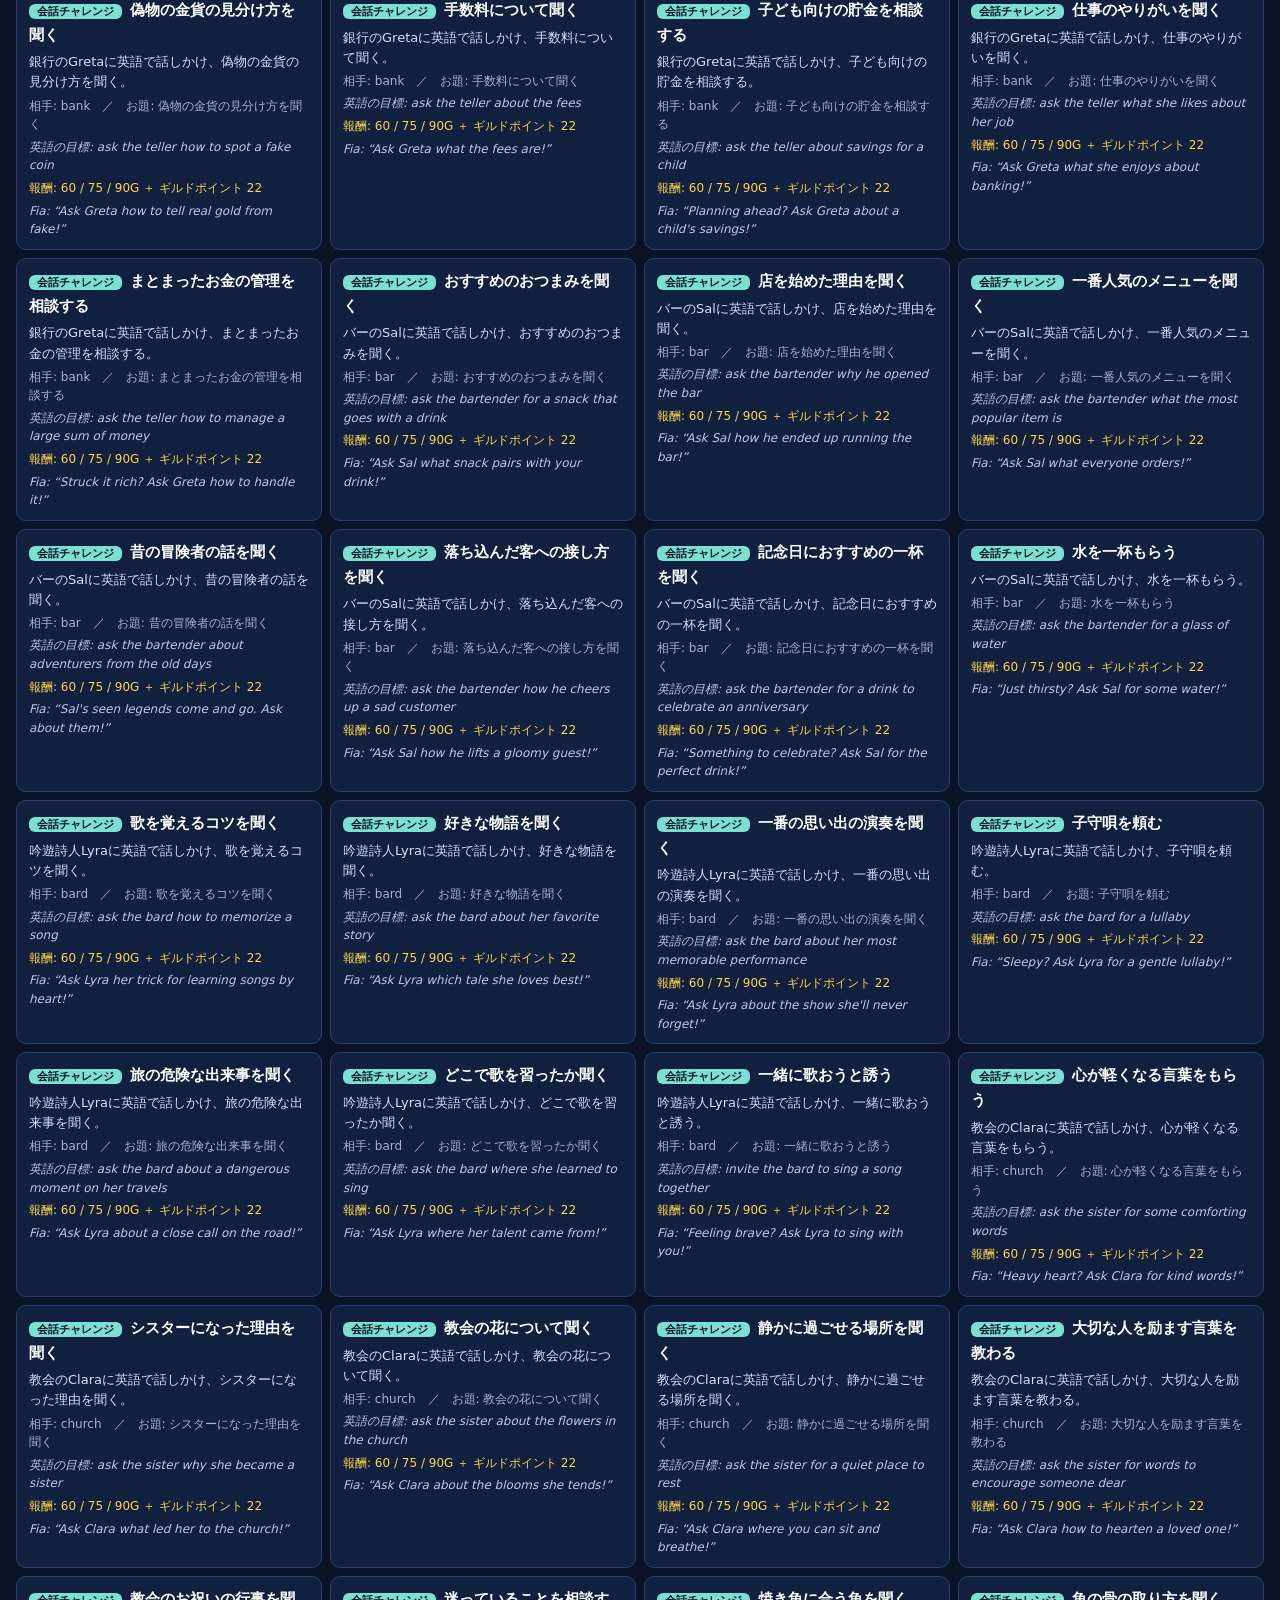
<file: english-rpg/quests-view.html>
<!DOCTYPE html>
<html lang="ja">
<head>
<meta charset="UTF-8">
<meta name="viewport" content="width=device-width, initial-scale=1.0">
<title>ギルド依頼リスト確認 — 異世界英語</title>
<style>
  :root { color-scheme: dark; }
  body { margin: 0; padding: 16px; background: #0a1226; color: #e8eefc;
    font-family: "Hiragino Kaku Gothic ProN", "Yu Gothic", "MS Gothic", system-ui, sans-serif; line-height: 1.55; }
  h1 { font-size: 20px; margin: 4px 0 6px; }
  .note { font-size: 12px; color: #9fb3d8; background: #11203f; padding: 8px 12px; border-radius: 8px; margin-bottom: 10px; }
  .summary { display: flex; flex-wrap: wrap; gap: 8px; margin: 10px 0 4px; }
  .chip { background: #16284f; border: 1px solid #28406f; border-radius: 999px; padding: 4px 12px; font-size: 12px; }
  .chip b { color: #ffd24a; font-size: 14px; }
  h2 { font-size: 15px; margin: 22px 0 8px; padding: 5px 10px; background: #16284f; border-left: 4px solid #ffd24a; border-radius: 4px; }
  .count { color: #ffd24a; font-size: 12px; font-weight: normal; margin-left: 6px; }
  .grid { display: grid; grid-template-columns: repeat(auto-fill, minmax(300px, 1fr)); gap: 8px; }
  .card { background: #11203f; border: 1px solid #28406f; border-radius: 10px; padding: 10px 12px; }
  .title { font-weight: bold; color: #fff; font-size: 15px; }
  .badge { font-size: 11px; border-radius: 6px; padding: 1px 8px; margin-right: 8px; color: #0a1226; font-weight: bold; }
  .b-areaboss { background: #ff7a7a; }
  .b-hunt { background: #ff9b6b; }
  .b-talk { background: #7be0d2; }
  .desc { color: #cfe0ff; font-size: 13px; margin-top: 5px; }
  .meta { color: #9fb3d8; font-size: 12px; margin-top: 4px; }
  .reward { color: #ffd24a; font-size: 12px; margin-top: 4px; }
  .en { color: #b9c8e6; font-size: 12px; font-style: italic; margin-top: 4px; }
  #err { color: #ff9b9b; background: #3a1414; padding: 10px; border-radius: 8px; display: none; }
</style>
</head>
<body>
<h1>📋 ギルド依頼リスト</h1>
<div class="note">
  ギルドの依頼ボードは、この一覧（<code>quests.js</code> の <b>QUEST_POOL</b>）から<b>ランダムで3件</b>出題されます。常に最新を表示。<br>
  ※ <b>プレビューサーバー経由で開いてください</b>（例 <code>http://127.0.0.1:8123/quests-view.html</code>）。ゲーム本体とは無関係。<br>
  ※ おつかい(fetch)依頼は「簡単すぎる」ため廃止しました。討伐と会話チャレンジが中心です。報酬はTOEIC難易度で変動します（表示は 500 / 700 / 900 の順）。
</div>
<div id="err"></div>
<div class="summary" id="summary"></div>
<div id="list"></div>

<script src="quests.js"></script>
<script>
  const TYPE_JA = { areaboss: "エリアボス討伐", hunt: "討伐", talk: "会話チャレンジ" };
  const TYPE_ICON = { areaboss: "👹", hunt: "⚔", talk: "💬" };
  const BOSS_JA = { ogre: "オーガ将軍", golem: "ストーンゴーレム", wyvern: "ワイバーン" };
  function esc(s) { return String(s == null ? "" : s).replace(/&/g, "&amp;").replace(/</g, "&lt;").replace(/>/g, "&gt;"); }

  // ゲーム側 rewardFor と同じ計算(難易度 lv: 500→1 / 700→2 / 900→3)
  function rewardFor(type, count, lv) {
    if (type === "areaboss") return { gold: 150 + 40 * lv, gp: 40 };
    if (type === "hunt") return { gold: 30 + 15 * count + 10 * lv, gp: 12 + 4 * count };
    if (type === "talk") return { gold: 45 + 15 * lv, gp: 22 };
    return { gold: 0, gp: 0 };
  }
  function rewardText(q) {
    const count = q.count || (q.type === "hunt" ? 3 : 1);
    const golds = [1, 2, 3].map((lv) => rewardFor(q.type, count, lv).gold);
    const gp = rewardFor(q.type, count, 1).gp; // GPは難易度で不変
    return `報酬: ${golds.join(" / ")}G ＋ ギルドポイント ${gp}`;
  }

  function detailMeta(q) {
    if (q.type === "areaboss") return `対象ボス: ${esc(BOSS_JA[q.boss] || q.boss)}（フィールドに出現／コマンドバトル）`;
    if (q.type === "hunt") return `対象: ${q.enemy === "any" ? "モンスター(なんでも)" : esc(q.enemy)} ×${q.count} 体`;
    if (q.type === "talk") return `相手: ${esc(q.npcId)}　／　お題: ${esc(q.goal_ja)}`;
    return "";
  }

  function render() {
    if (typeof QUEST_POOL === "undefined") {
      const e = document.getElementById("err");
      e.style.display = "block";
      e.textContent = "quests.js を読み込めませんでした。プレビューサーバー経由で開いてください: http://127.0.0.1:8123/quests-view.html";
      return;
    }
    const order = ["areaboss", "hunt", "talk"];
    // 上部サマリー
    const sum = order.map((t) => {
      const n = QUEST_POOL.filter((q) => q.type === t).length;
      return `<span class="chip">${TYPE_ICON[t]} ${TYPE_JA[t]} <b>${n}</b></span>`;
    }).join("") + `<span class="chip">合計 <b>${QUEST_POOL.length}</b> 件</span>`;
    document.getElementById("summary").innerHTML = sum;

    const list = document.getElementById("list");
    let html = "";
    for (const type of order) {
      const arr = QUEST_POOL.filter((q) => q.type === type);
      if (!arr.length) continue;
      html += `<h2>${TYPE_ICON[type]} ${TYPE_JA[type]}<span class="count">${arr.length}件</span></h2><div class="grid">`;
      arr.forEach((q) => {
        html += `<div class="card">` +
          `<div><span class="badge b-${q.type}">${TYPE_JA[q.type]}</span><span class="title">${esc(q.title_ja)}</span></div>` +
          `<div class="desc">${esc(q.desc_ja)}</div>` +
          `<div class="meta">${detailMeta(q)}</div>` +
          (q.goal_en ? `<div class="en">英語の目標: ${esc(q.goal_en)}</div>` : "") +
          `<div class="reward">${rewardText(q)}</div>` +
          `<div class="en">Fia: “${esc(q.flavor_en)}”</div>` +
          `</div>`;
      });
      html += `</div>`;
    }
    list.innerHTML = html;
  }
  render();
</script>
</body>
</html>
</file>
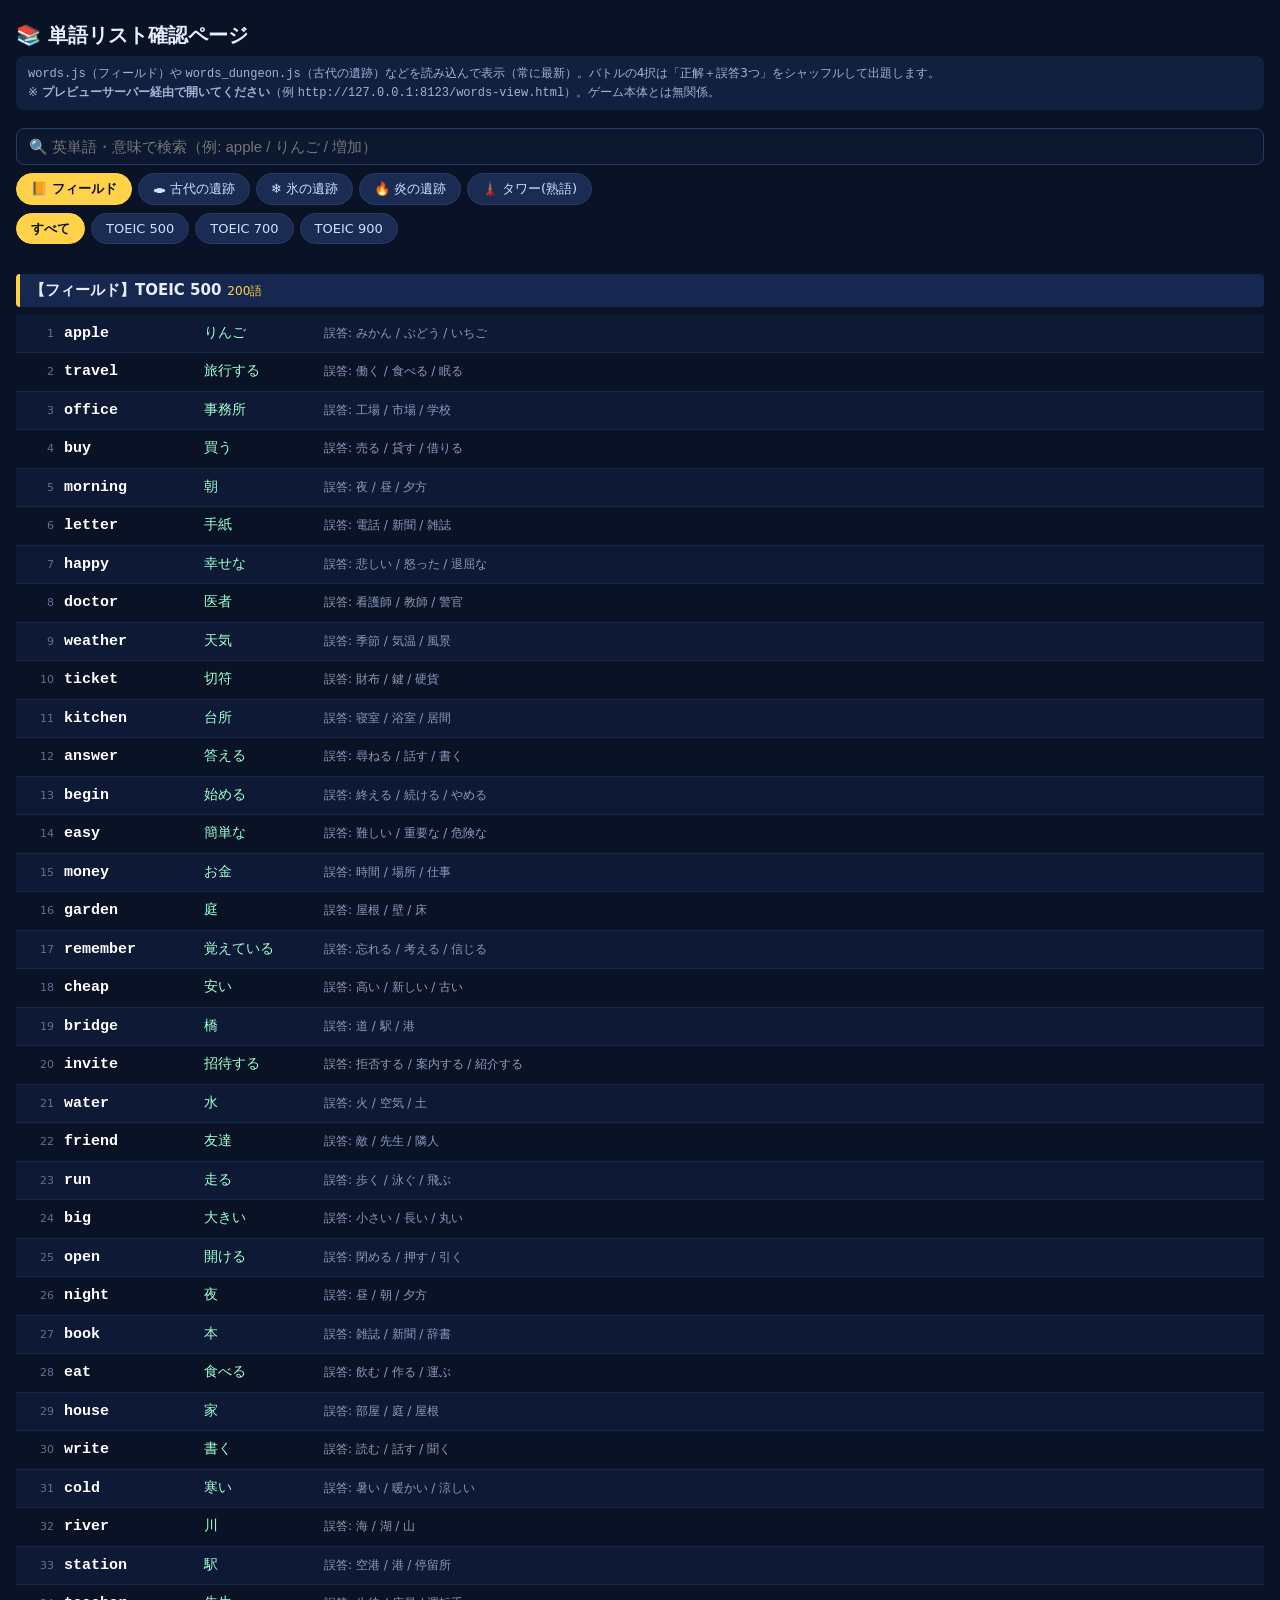
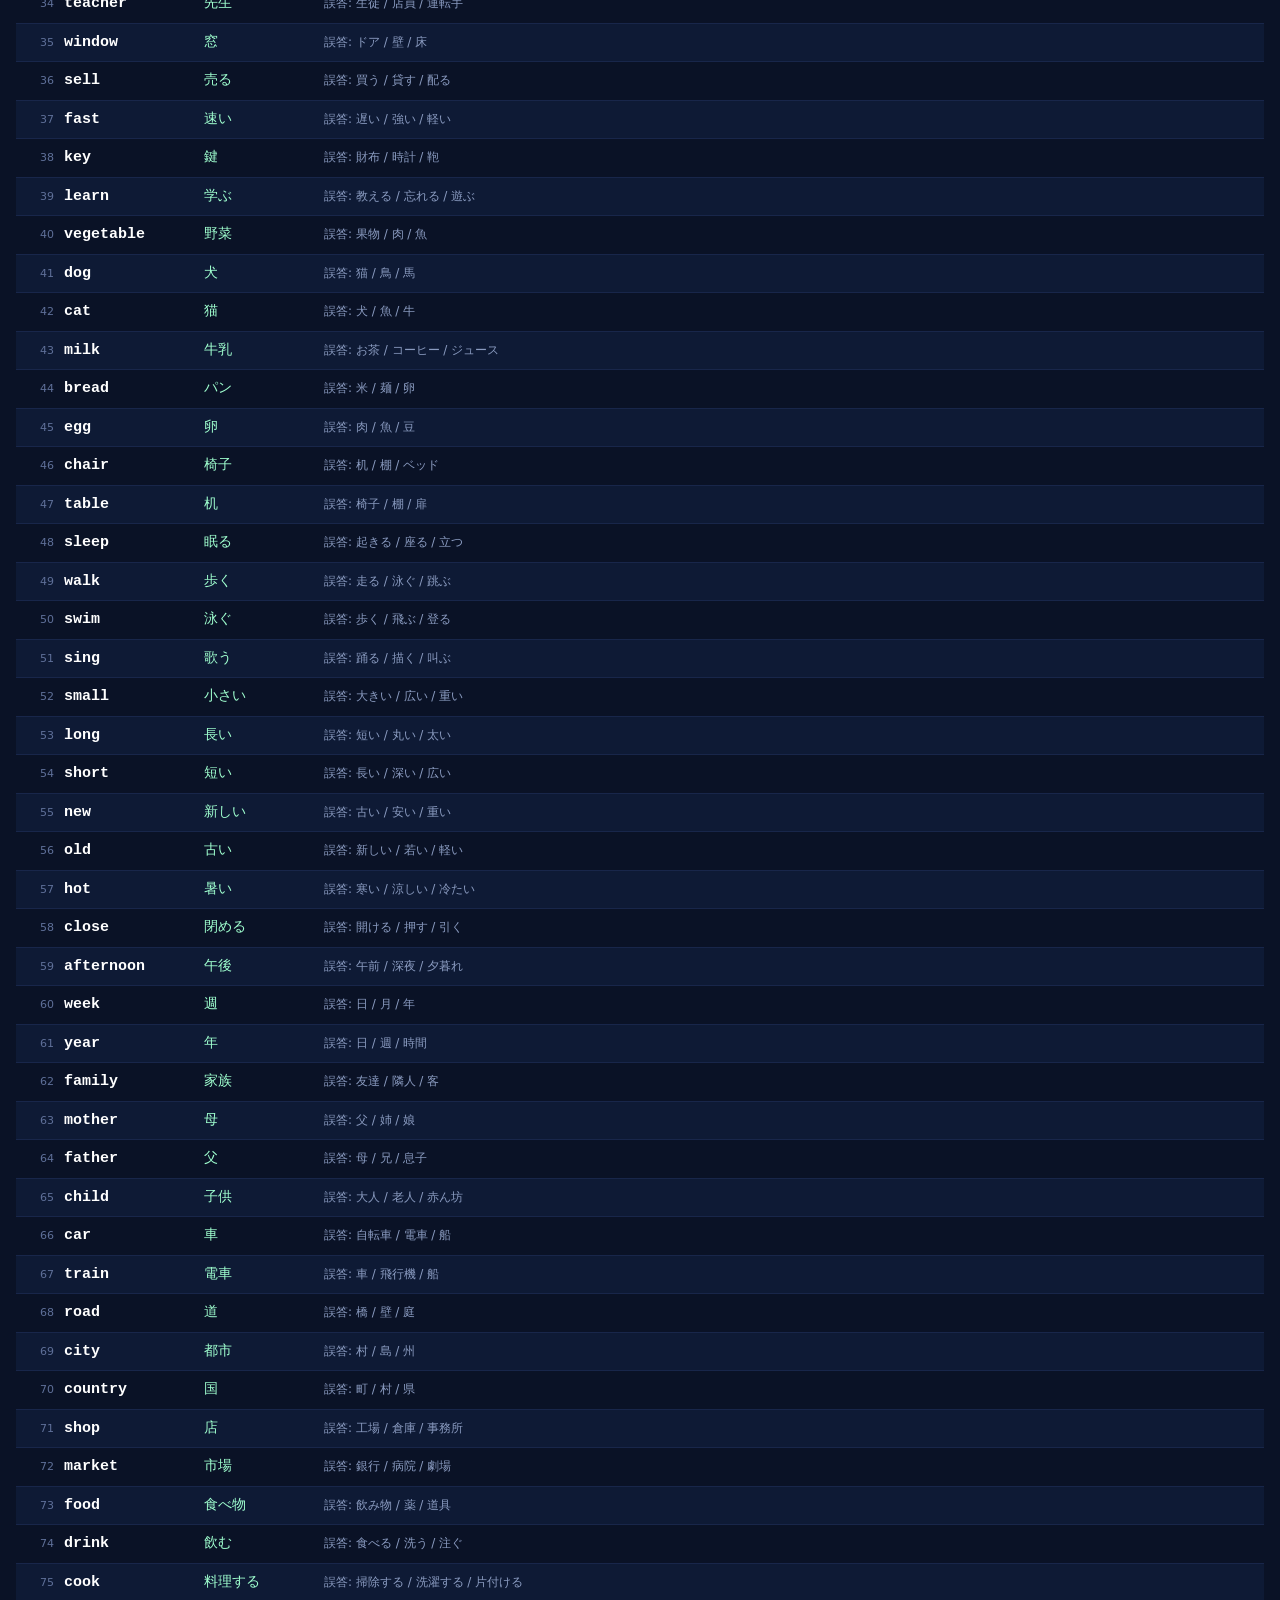
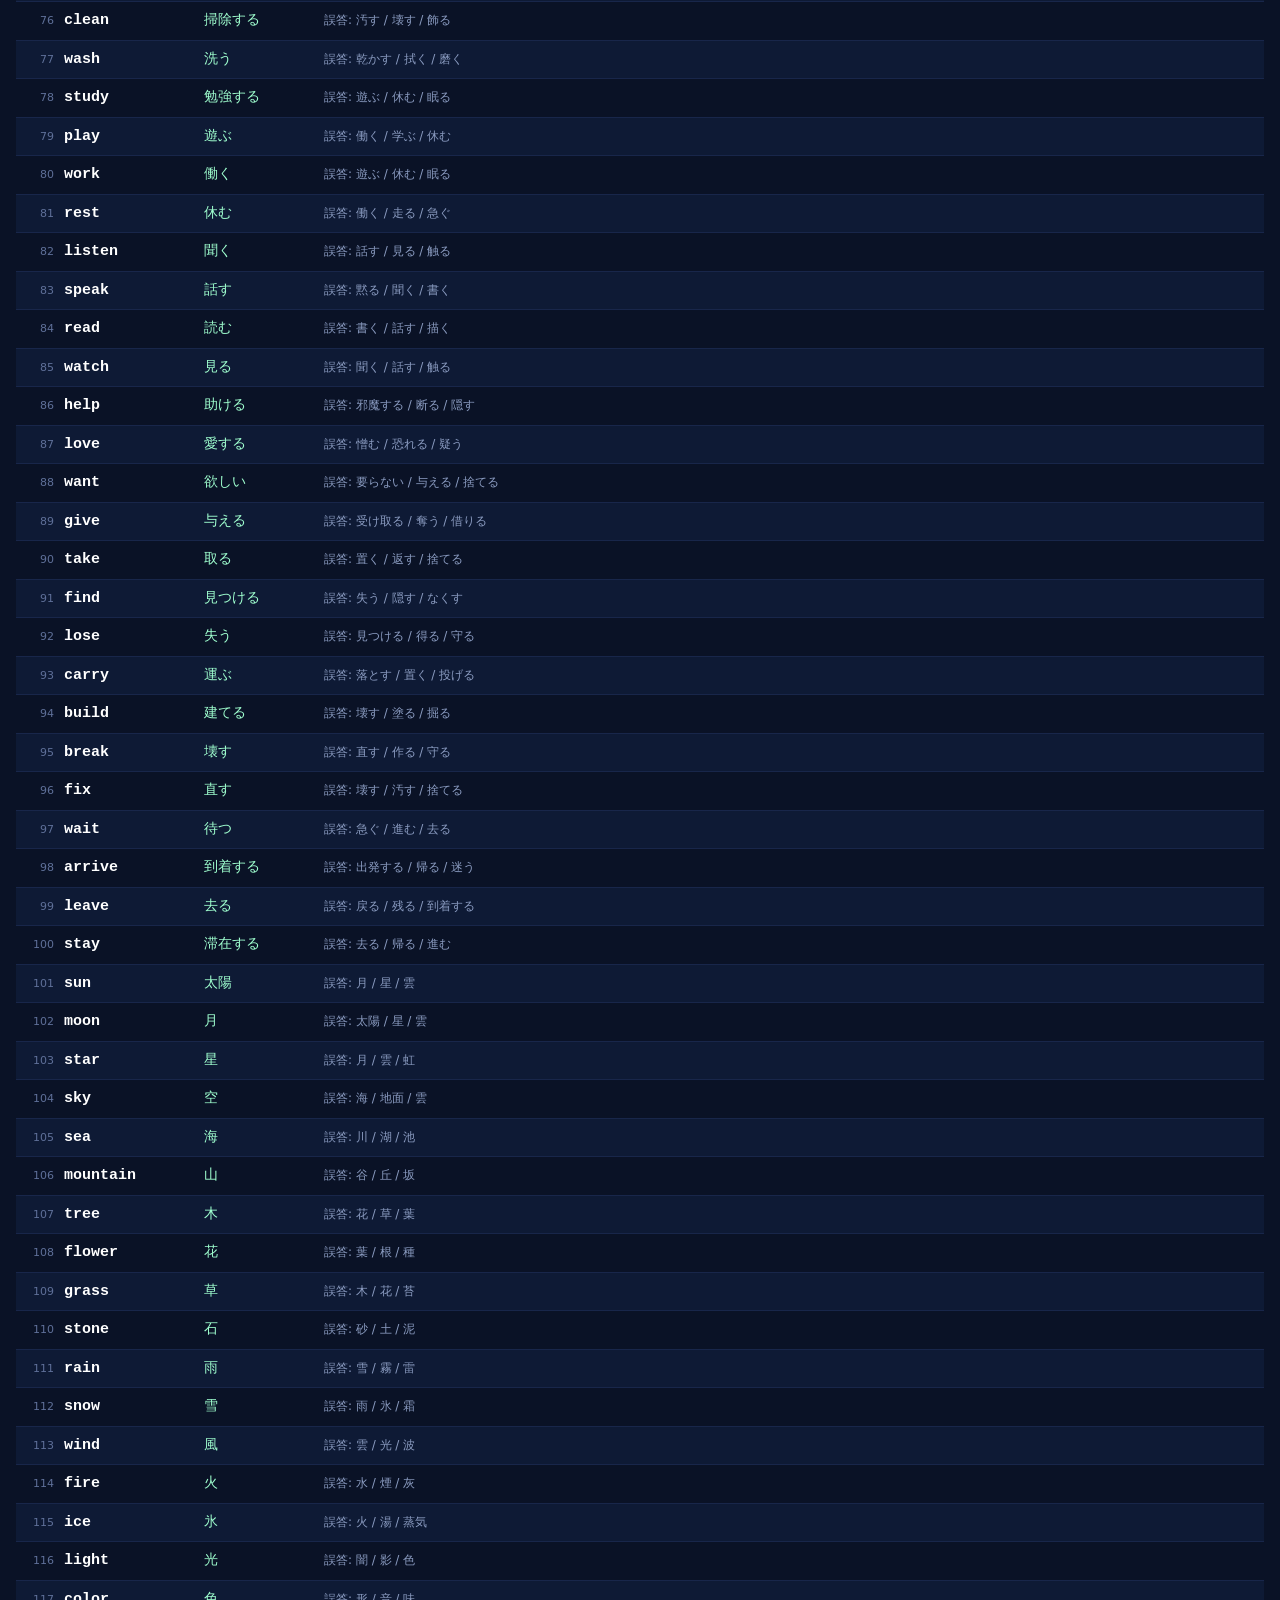
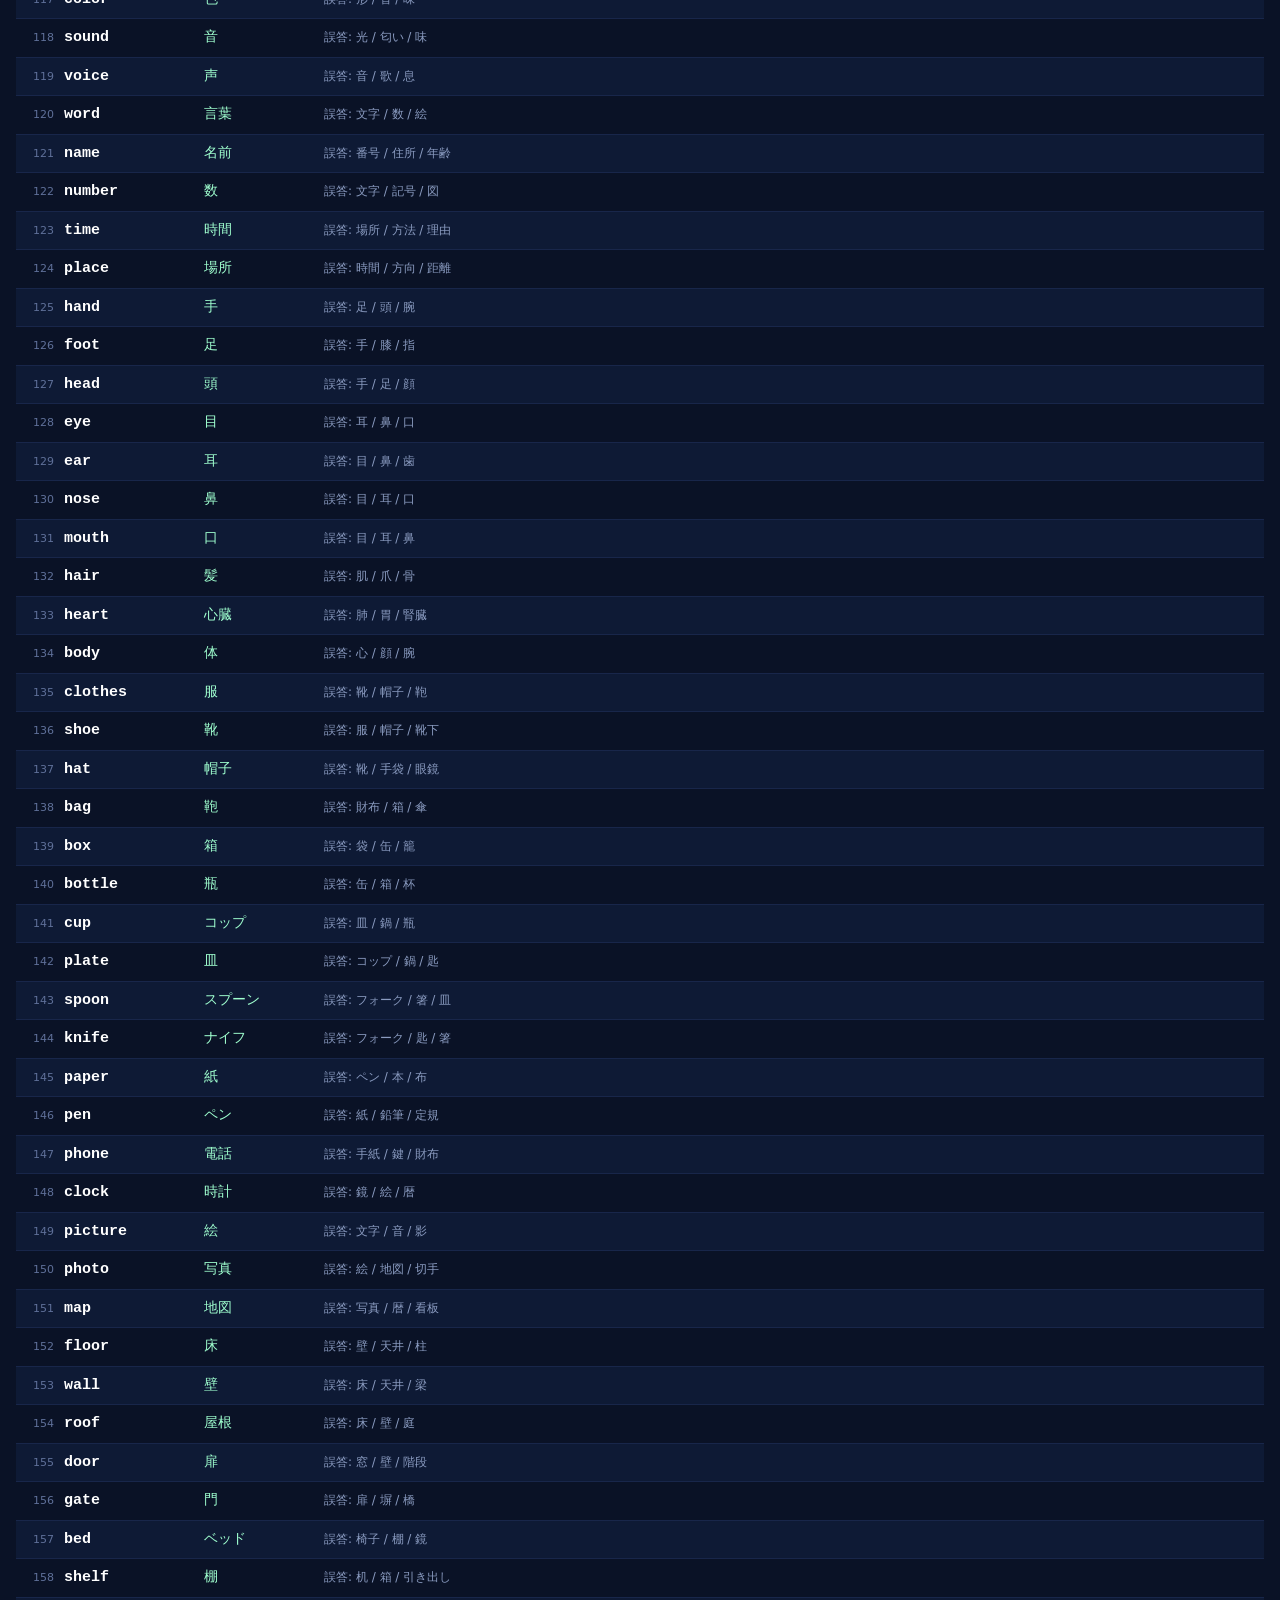
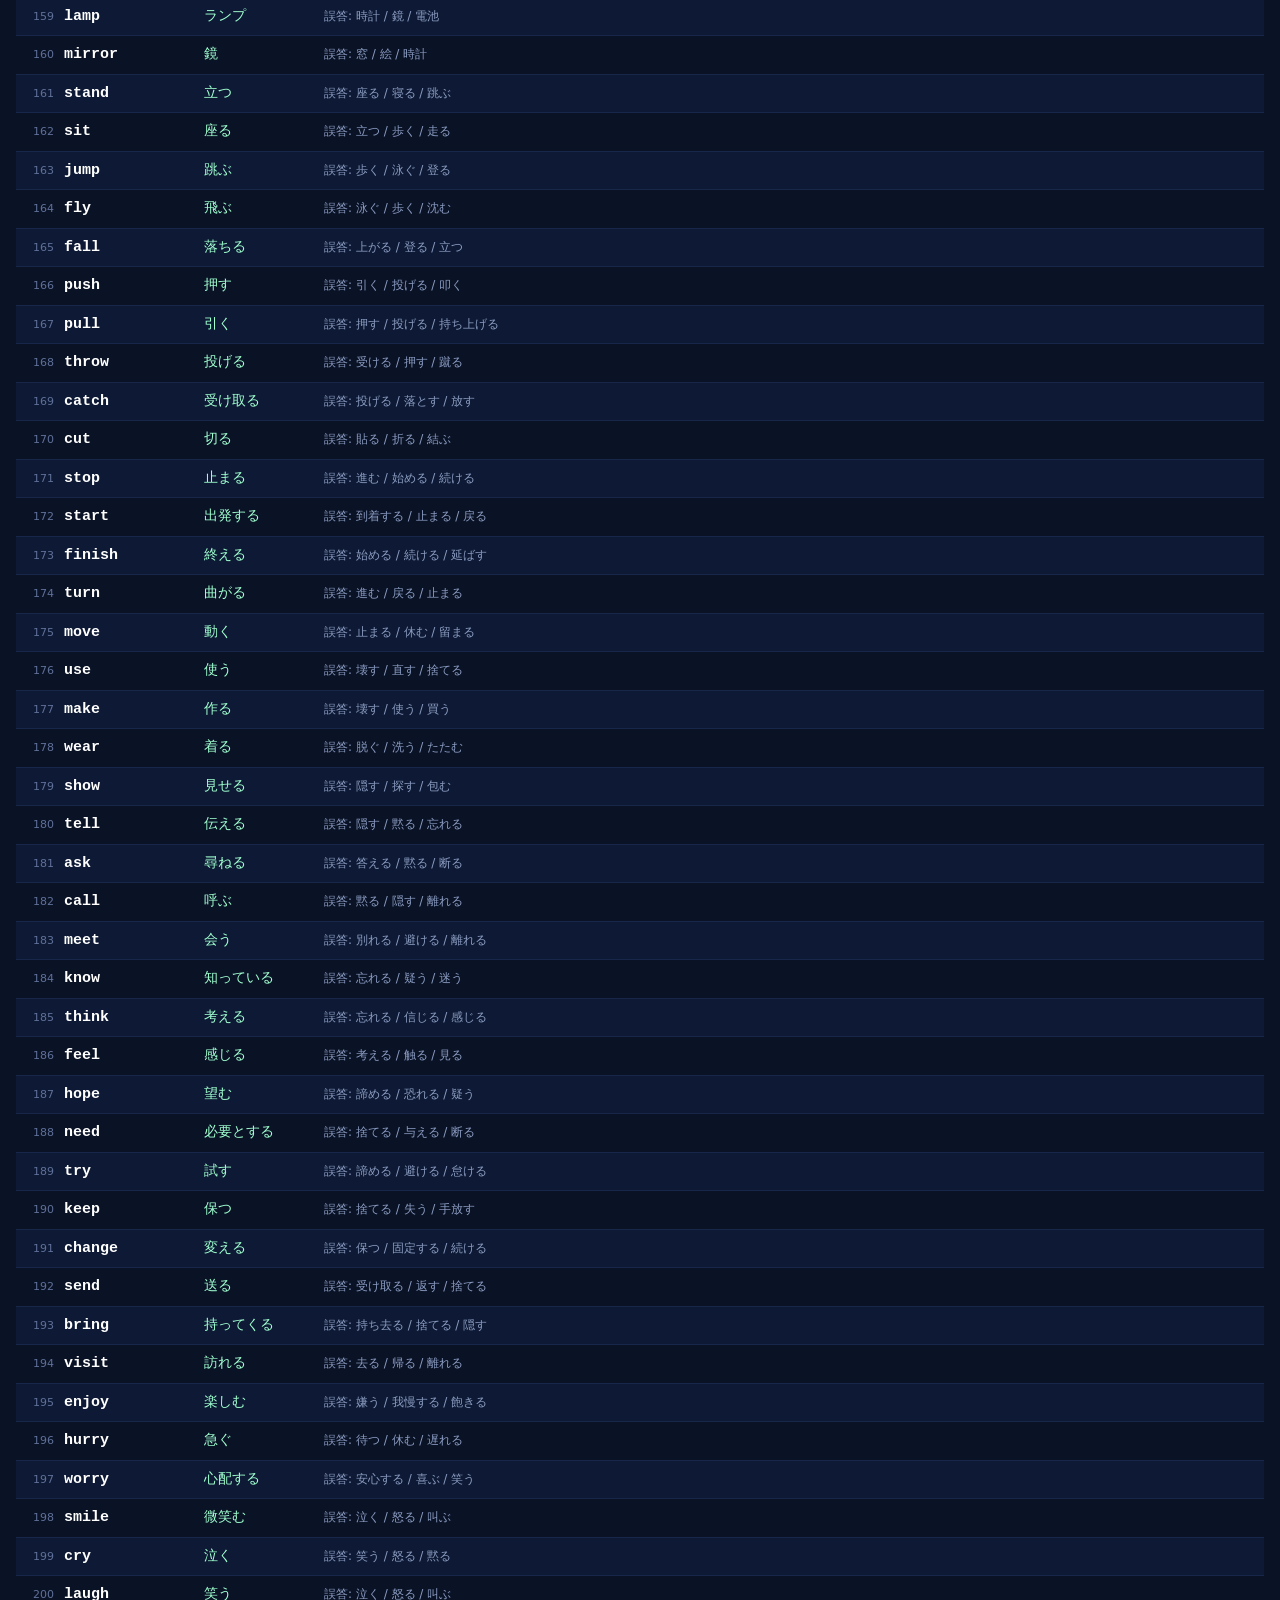
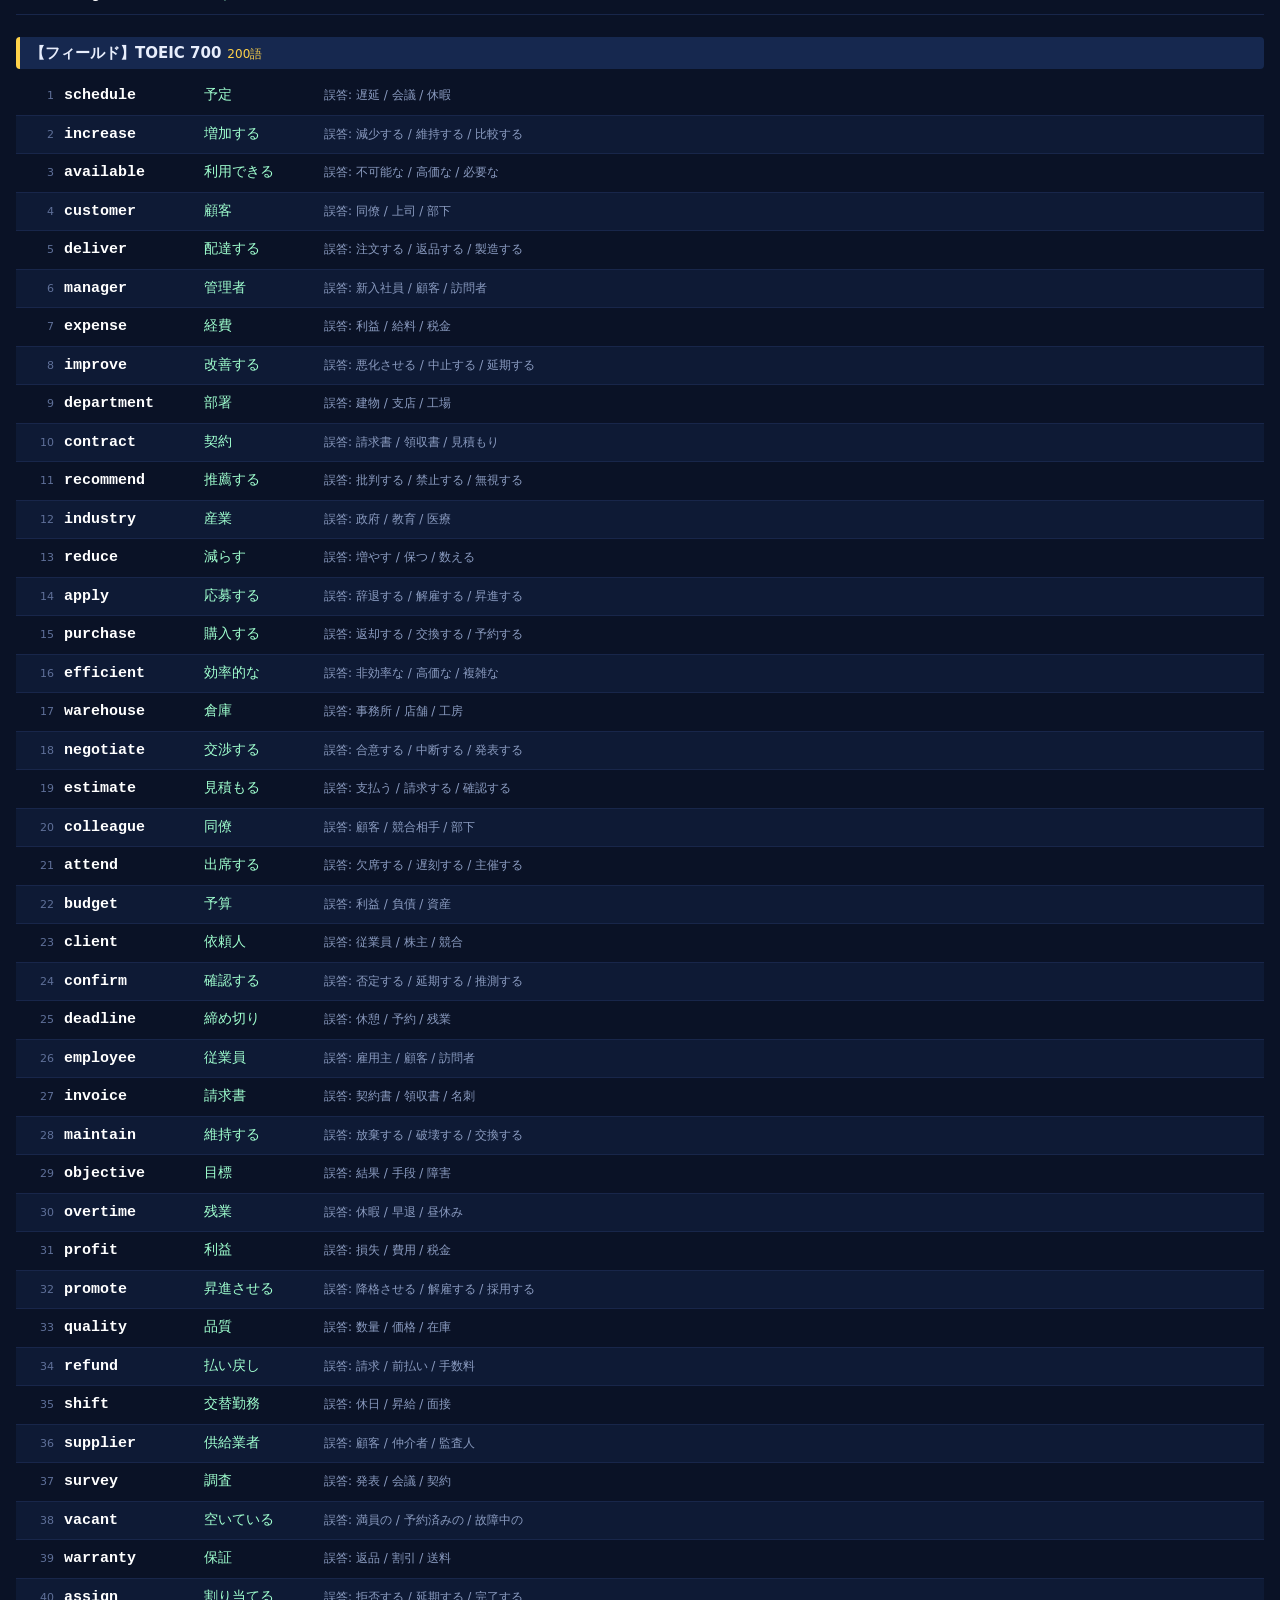
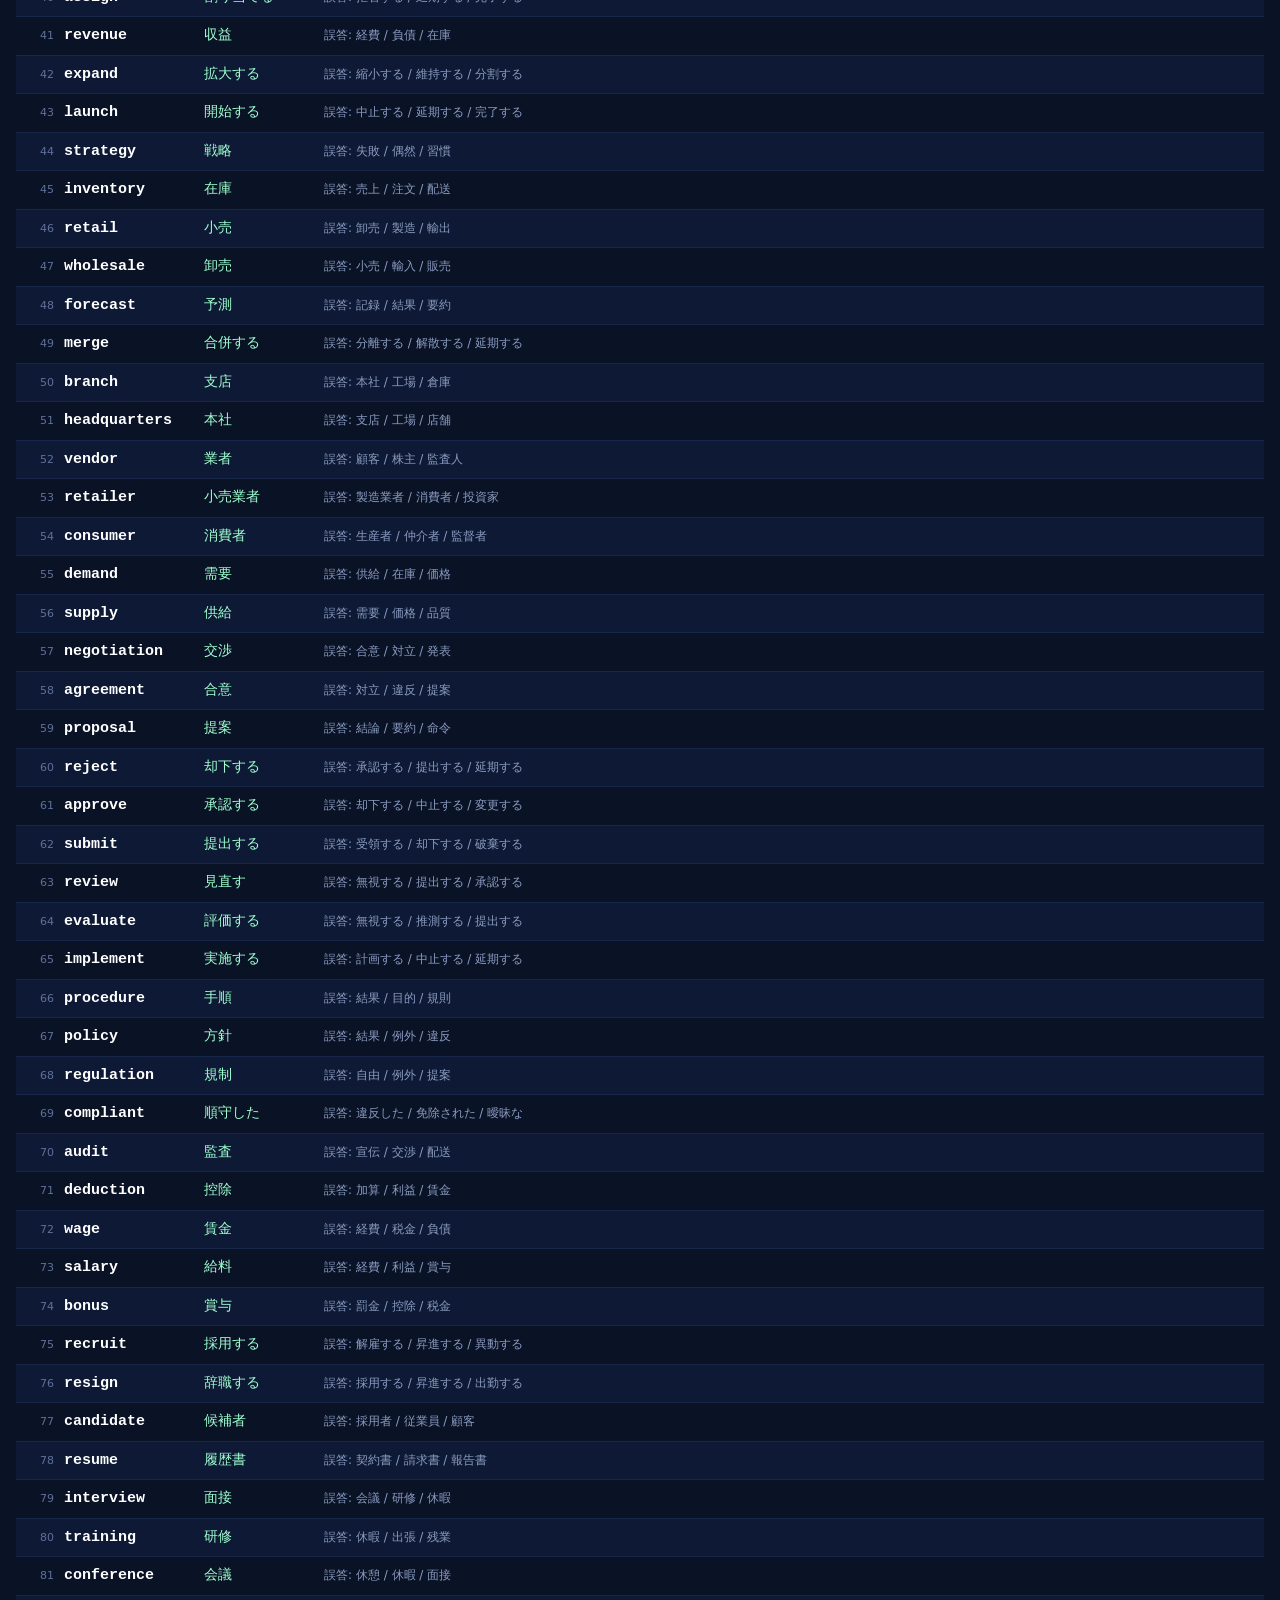
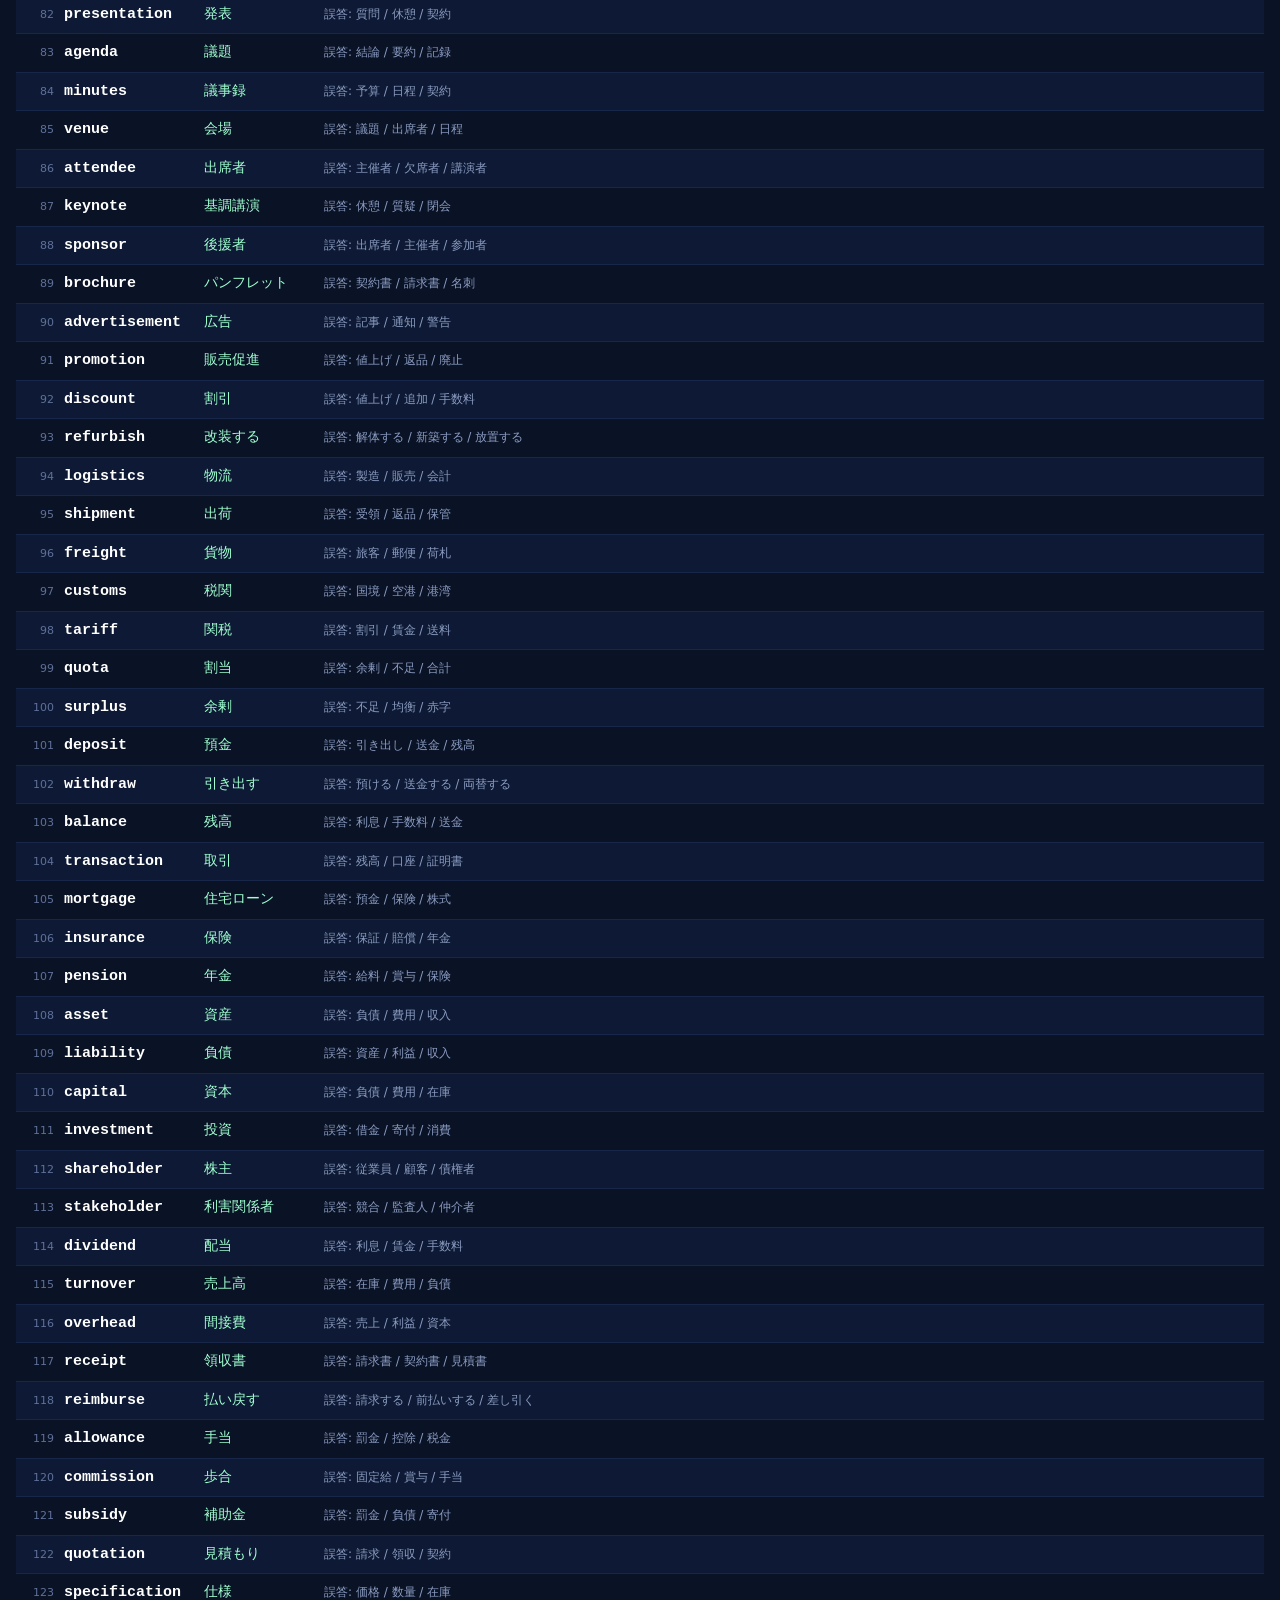
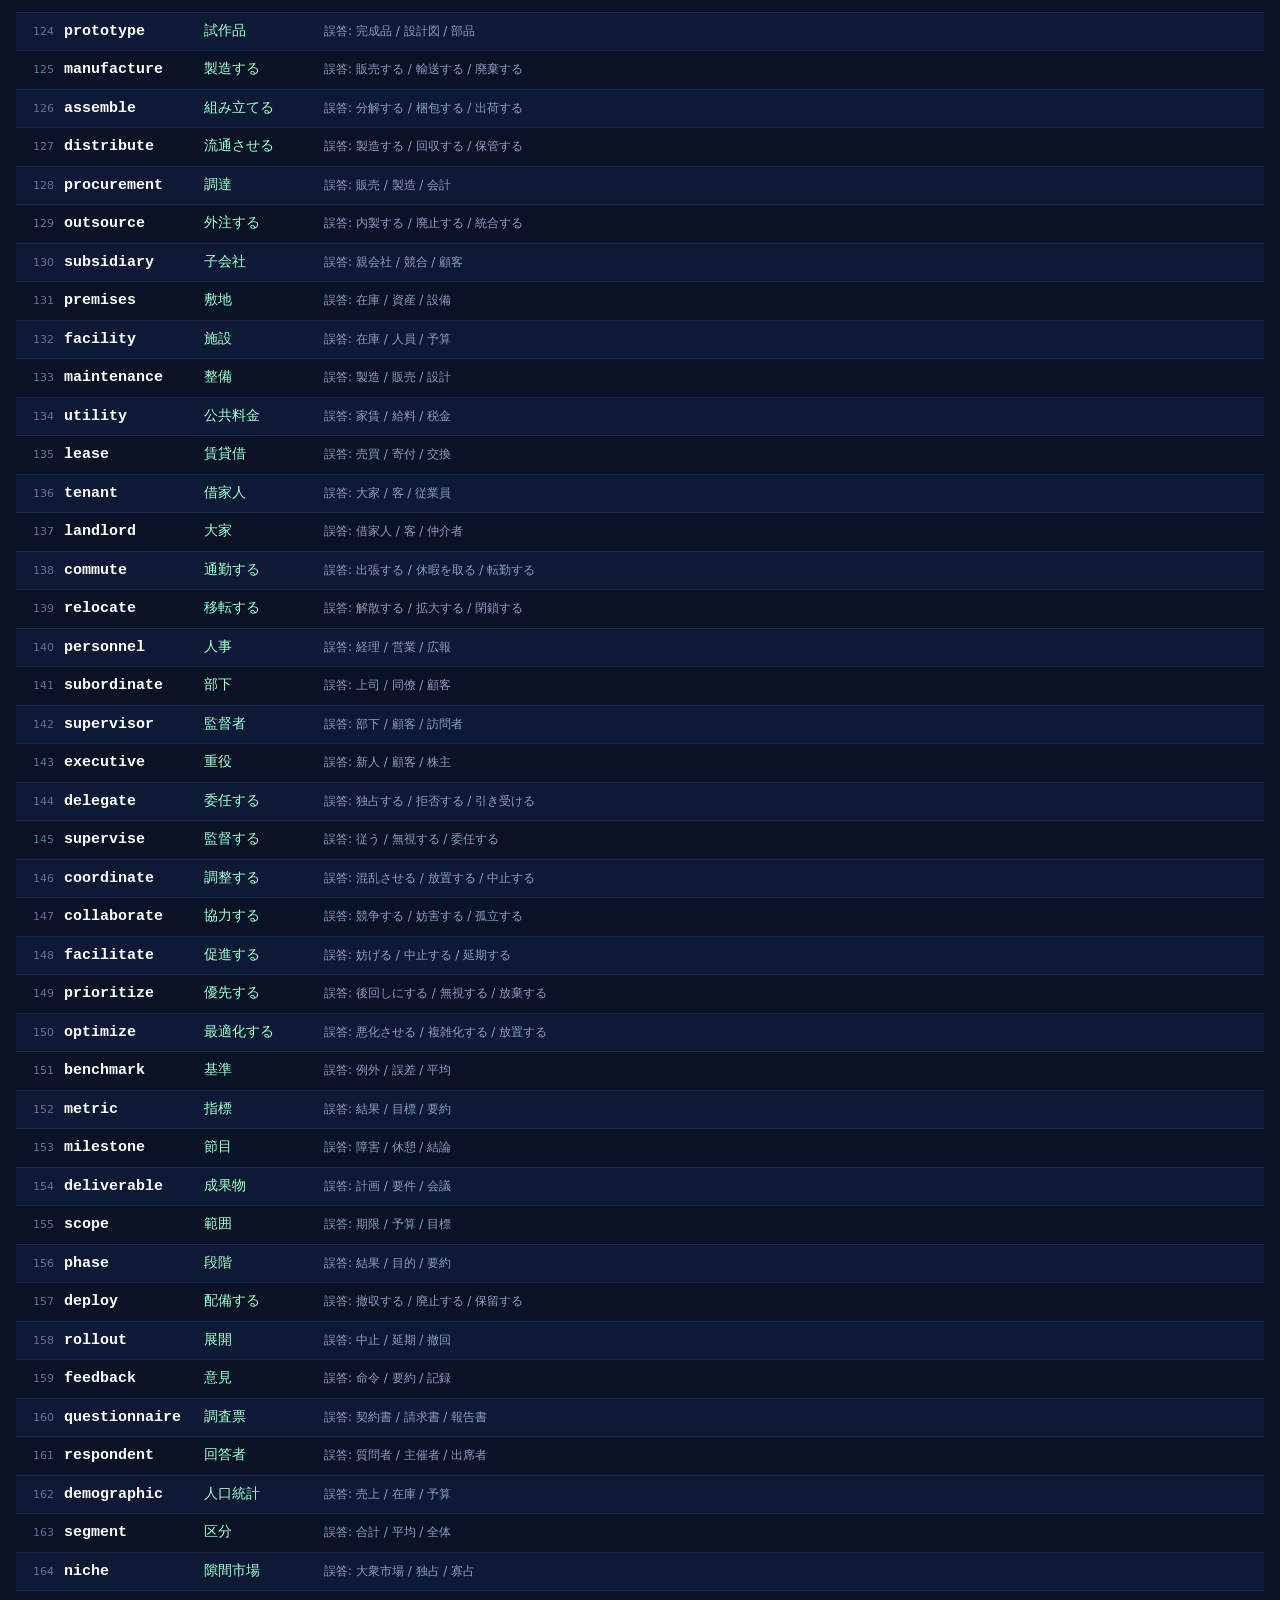
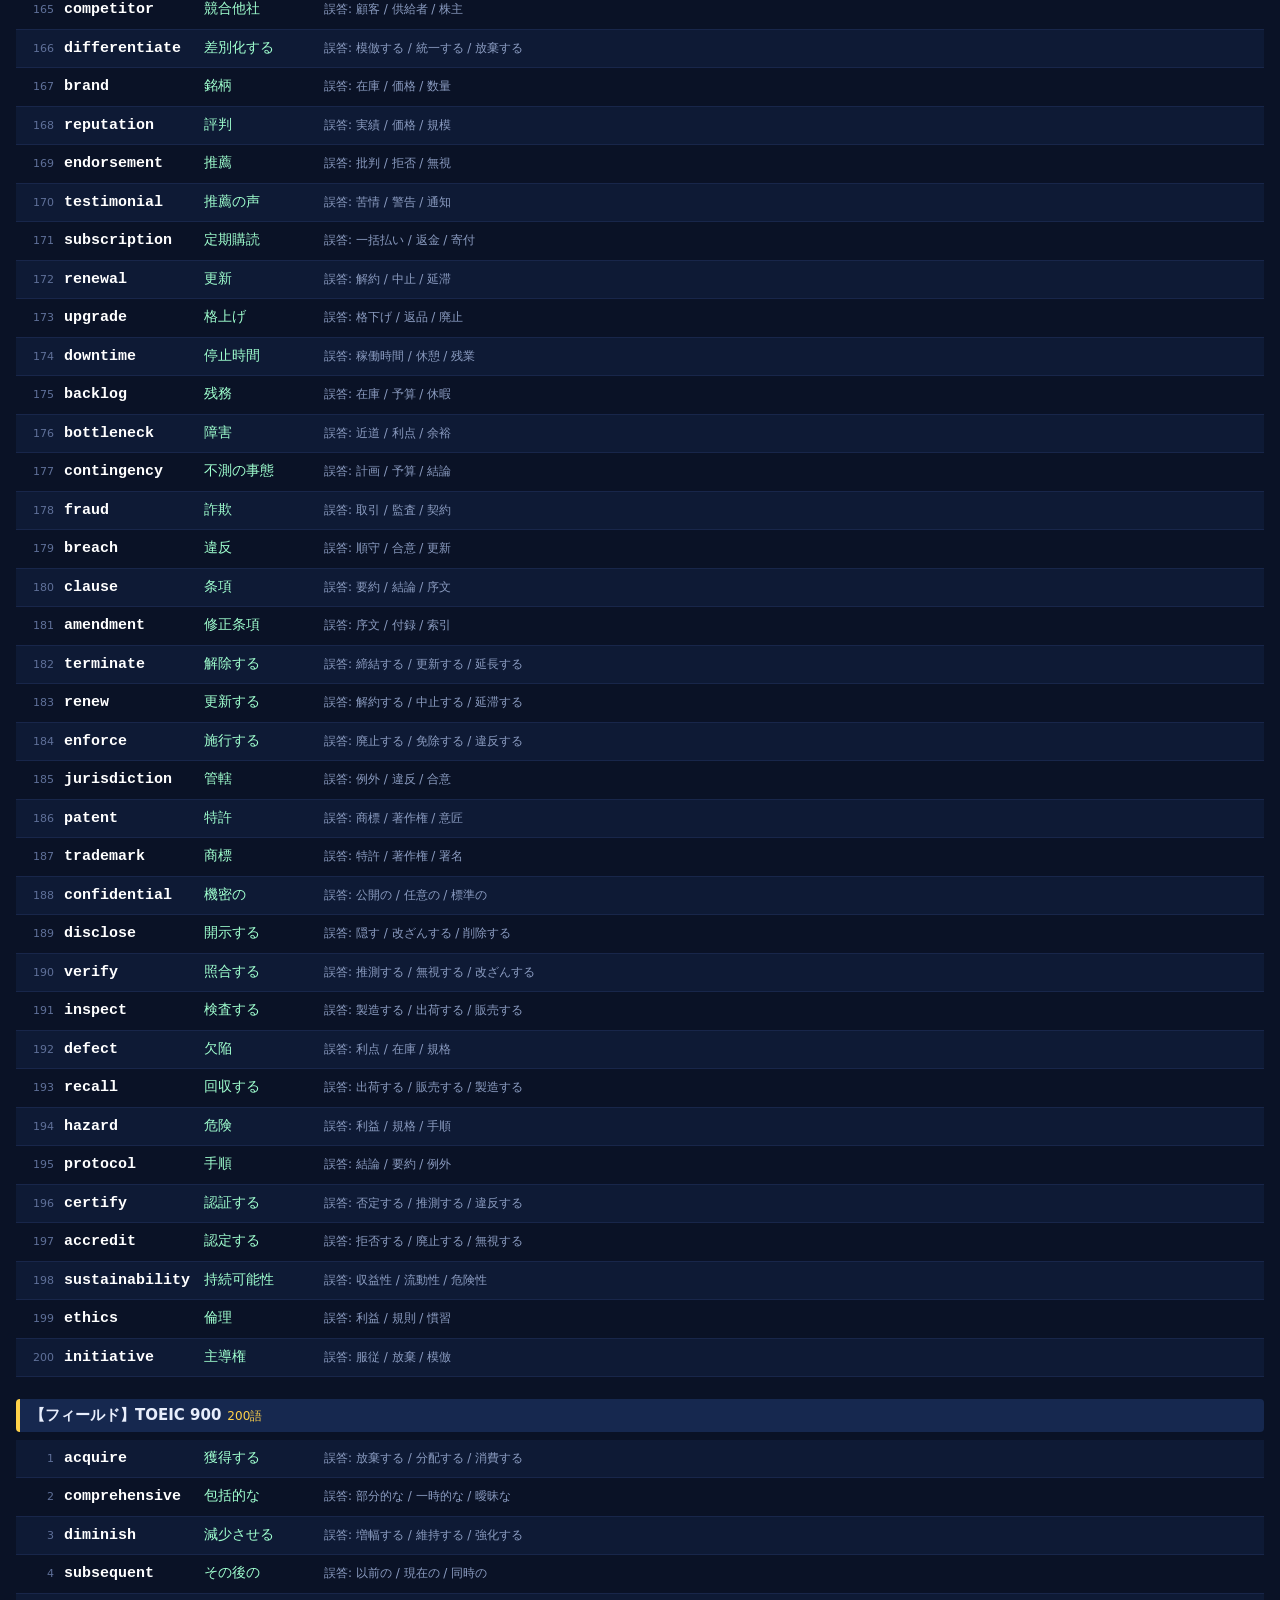
<file: english-rpg/words-view.html>
<!DOCTYPE html>
<html lang="ja">
<head>
<meta charset="UTF-8">
<meta name="viewport" content="width=device-width, initial-scale=1.0">
<title>単語リスト確認 — 異世界英語クエスト</title>
<style>
  :root { color-scheme: dark; }
  body { margin: 0; padding: 16px; background: #0a1226; color: #e8eefc;
    font-family: "Hiragino Kaku Gothic ProN", "Yu Gothic", "MS Gothic", system-ui, sans-serif; line-height: 1.5; }
  h1 { font-size: 20px; margin: 4px 0 6px; }
  .note { font-size: 12px; color: #9fb3d8; background: #11203f; padding: 8px 12px; border-radius: 8px; margin-bottom: 10px; }
  .bar { position: sticky; top: 0; background: #0a1226; padding: 8px 0; z-index: 5; }
  #search { width: 100%; box-sizing: border-box; font-size: 15px; padding: 9px 12px;
    border: 1px solid #2a3a6b; border-radius: 8px; background: #0c1830; color: #fff; }
  .tabs { display: flex; gap: 6px; margin-top: 8px; flex-wrap: wrap; }
  .tab { font-size: 13px; color: #cde0ff; background: #1b2c52; border: 1px solid #2a3a6b;
    border-radius: 999px; padding: 5px 14px; cursor: pointer; }
  .tab.on { background: #ffd24a; color: #0a1226; border-color: #ffd24a; font-weight: bold; }
  h2 { font-size: 15px; margin: 22px 0 8px; padding: 5px 10px; background: #16284f; border-left: 4px solid #ffd24a; border-radius: 4px; }
  .row { display: flex; align-items: baseline; gap: 10px; padding: 7px 10px; border-bottom: 1px solid #18264a; }
  .row:nth-child(even) { background: #0e1a35; }
  .num { color: #5f7099; font-size: 11px; width: 28px; text-align: right; flex: none; }
  .en { color: #fff; font-weight: bold; font-size: 15px; min-width: 130px; flex: none;
    font-family: ui-monospace, "SF Mono", Menlo, monospace; }
  .ja { color: #9fffcf; font-size: 14px; min-width: 110px; flex: none; }
  .wrong { color: #8a9bc0; font-size: 12px; }
  .count { color: #ffd24a; font-size: 12px; font-weight: normal; margin-left: 6px; }
  #empty { color: #ff9b9b; padding: 16px; display: none; }
  #err { color: #ff9b9b; background: #3a1414; padding: 10px; border-radius: 8px; display: none; }
</style>
</head>
<body>
<h1>📚 単語リスト確認ページ</h1>
<div class="note">
  <code>words.js</code>（フィールド）や <code>words_dungeon.js</code>（古代の遺跡）などを読み込んで表示（常に最新）。バトルの4択は「正解＋誤答3つ」をシャッフルして出題します。<br>
  ※ <b>プレビューサーバー経由で開いてください</b>（例 <code>http://127.0.0.1:8123/words-view.html</code>）。ゲーム本体とは無関係。
</div>
<div id="err"></div>

<div class="bar">
  <input id="search" type="text" placeholder="🔍 英単語・意味で検索（例: apple / りんご / 増加）" autocomplete="off">
  <div class="tabs" id="src-tabs">
    <span class="tab on" data-src="field">📙 フィールド</span>
    <span class="tab" data-src="dungeon">🕳 古代の遺跡</span>
    <span class="tab" data-src="dungeon2">❄ 氷の遺跡</span>
    <span class="tab" data-src="fire">🔥 炎の遺跡</span>
    <span class="tab" data-src="tower">🗼 タワー(熟語)</span>
  </div>
  <div class="tabs" id="lv-tabs">
    <span class="tab on" data-lv="all">すべて</span>
    <span class="tab" data-lv="500">TOEIC 500</span>
    <span class="tab" data-lv="700">TOEIC 700</span>
    <span class="tab" data-lv="900">TOEIC 900</span>
  </div>
</div>

<div id="list"></div>
<div id="empty">該当する単語がありません。</div>

<script src="words.js"></script>
<script src="words_dungeon.js"></script>
<script src="words_dungeon2.js"></script>
<script src="words_fire.js"></script>
<script src="words_tower.js"></script>
<script>
  let curLv = "all", curSrc = "field", curQ = "";
  const listEl = document.getElementById("list");
  const emptyEl = document.getElementById("empty");
  const SRC_LABEL = { field: "フィールド", dungeon: "古代の遺跡", dungeon2: "氷の遺跡", fire: "炎の遺跡", tower: "タワー(熟語)" };

  function esc(s) { return String(s).replace(/&/g, "&amp;").replace(/</g, "&lt;").replace(/>/g, "&gt;"); }
  function curData() {
    if (curSrc === "dungeon") return typeof DUNGEON_WORD_DATA !== "undefined" ? DUNGEON_WORD_DATA : null;
    if (curSrc === "dungeon2") return typeof DUNGEON2_WORD_DATA !== "undefined" ? DUNGEON2_WORD_DATA : null;
    if (curSrc === "fire") return typeof FIRE_WORD_DATA !== "undefined" ? FIRE_WORD_DATA : null;
    if (curSrc === "tower") return typeof TOWER_WORD_DATA !== "undefined" ? TOWER_WORD_DATA : null;
    return typeof WORD_DATA !== "undefined" ? WORD_DATA : null;
  }

  function render() {
    const data = curData();
    if (!data) {
      document.getElementById("err").style.display = "block";
      document.getElementById("err").textContent =
        "単語データを読み込めませんでした。プレビューサーバー経由で開いてください: http://127.0.0.1:8123/words-view.html";
      return;
    }
    document.getElementById("err").style.display = "none";
    const levels = curLv === "all" ? [500, 700, 900] : [parseInt(curLv, 10)];
    const q = curQ.trim().toLowerCase();
    let html = "", total = 0;
    for (const lv of levels) {
      const arr = (data[lv] || []).filter((w) =>
        !q || w.en.toLowerCase().includes(q) || w.ja.includes(curQ.trim()) || w.wrong.some((x) => x.includes(curQ.trim())));
      if (!arr.length) continue;
      total += arr.length;
      html += `<h2>【${SRC_LABEL[curSrc]}】TOEIC ${lv}<span class="count">${arr.length}語</span></h2>`;
      arr.forEach((w, i) => {
        html += `<div class="row">` +
          `<span class="num">${i + 1}</span>` +
          `<span class="en">${esc(w.en)}</span>` +
          `<span class="ja">${esc(w.ja)}</span>` +
          `<span class="wrong">誤答: ${w.wrong.map(esc).join(" / ")}</span>` +
          `</div>`;
      });
    }
    listEl.innerHTML = html;
    emptyEl.style.display = total ? "none" : "block";
  }

  document.getElementById("search").addEventListener("input", (e) => { curQ = e.target.value; render(); });
  document.getElementById("src-tabs").addEventListener("click", (e) => {
    const t = e.target.closest(".tab"); if (!t) return;
    document.querySelectorAll("#src-tabs .tab").forEach((x) => x.classList.remove("on"));
    t.classList.add("on"); curSrc = t.dataset.src; render();
  });
  document.getElementById("lv-tabs").addEventListener("click", (e) => {
    const t = e.target.closest(".tab"); if (!t) return;
    document.querySelectorAll("#lv-tabs .tab").forEach((x) => x.classList.remove("on"));
    t.classList.add("on"); curLv = t.dataset.lv; render();
  });
  render();
</script>
</body>
</html>
</file>
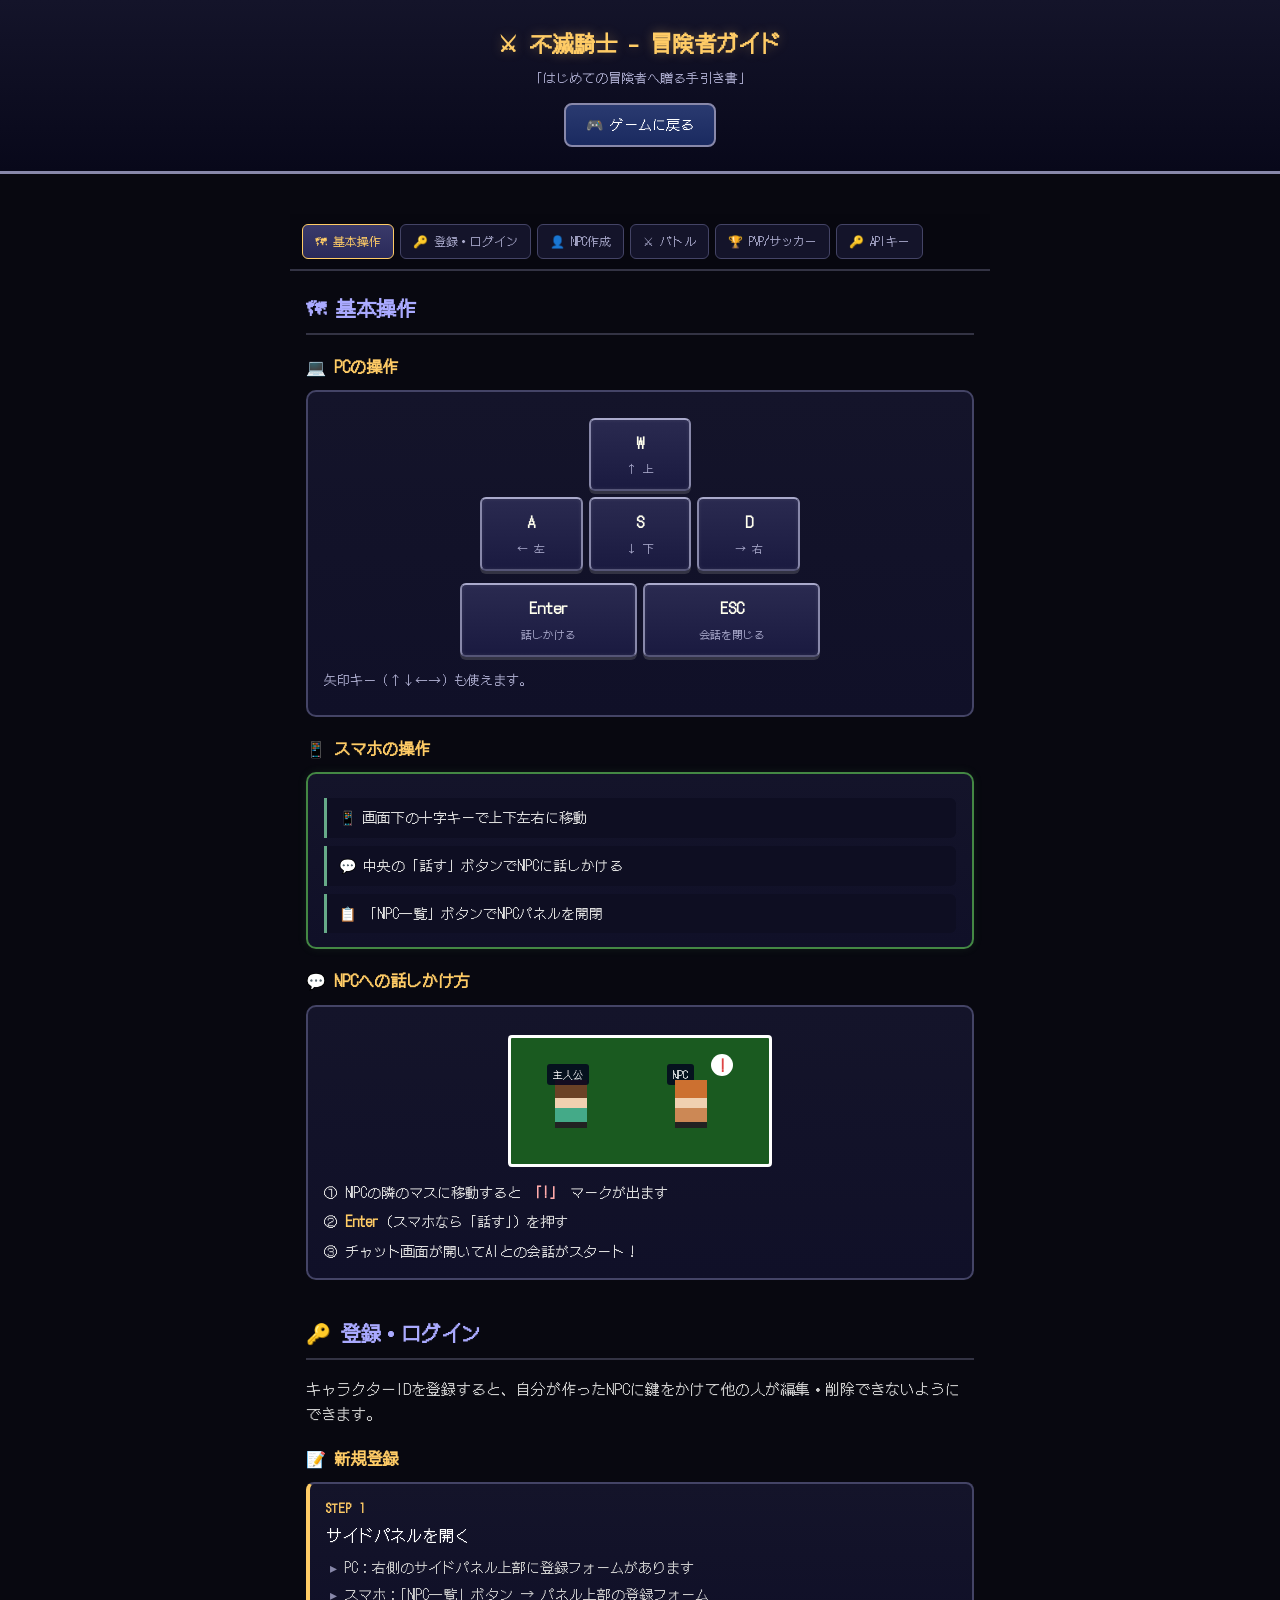
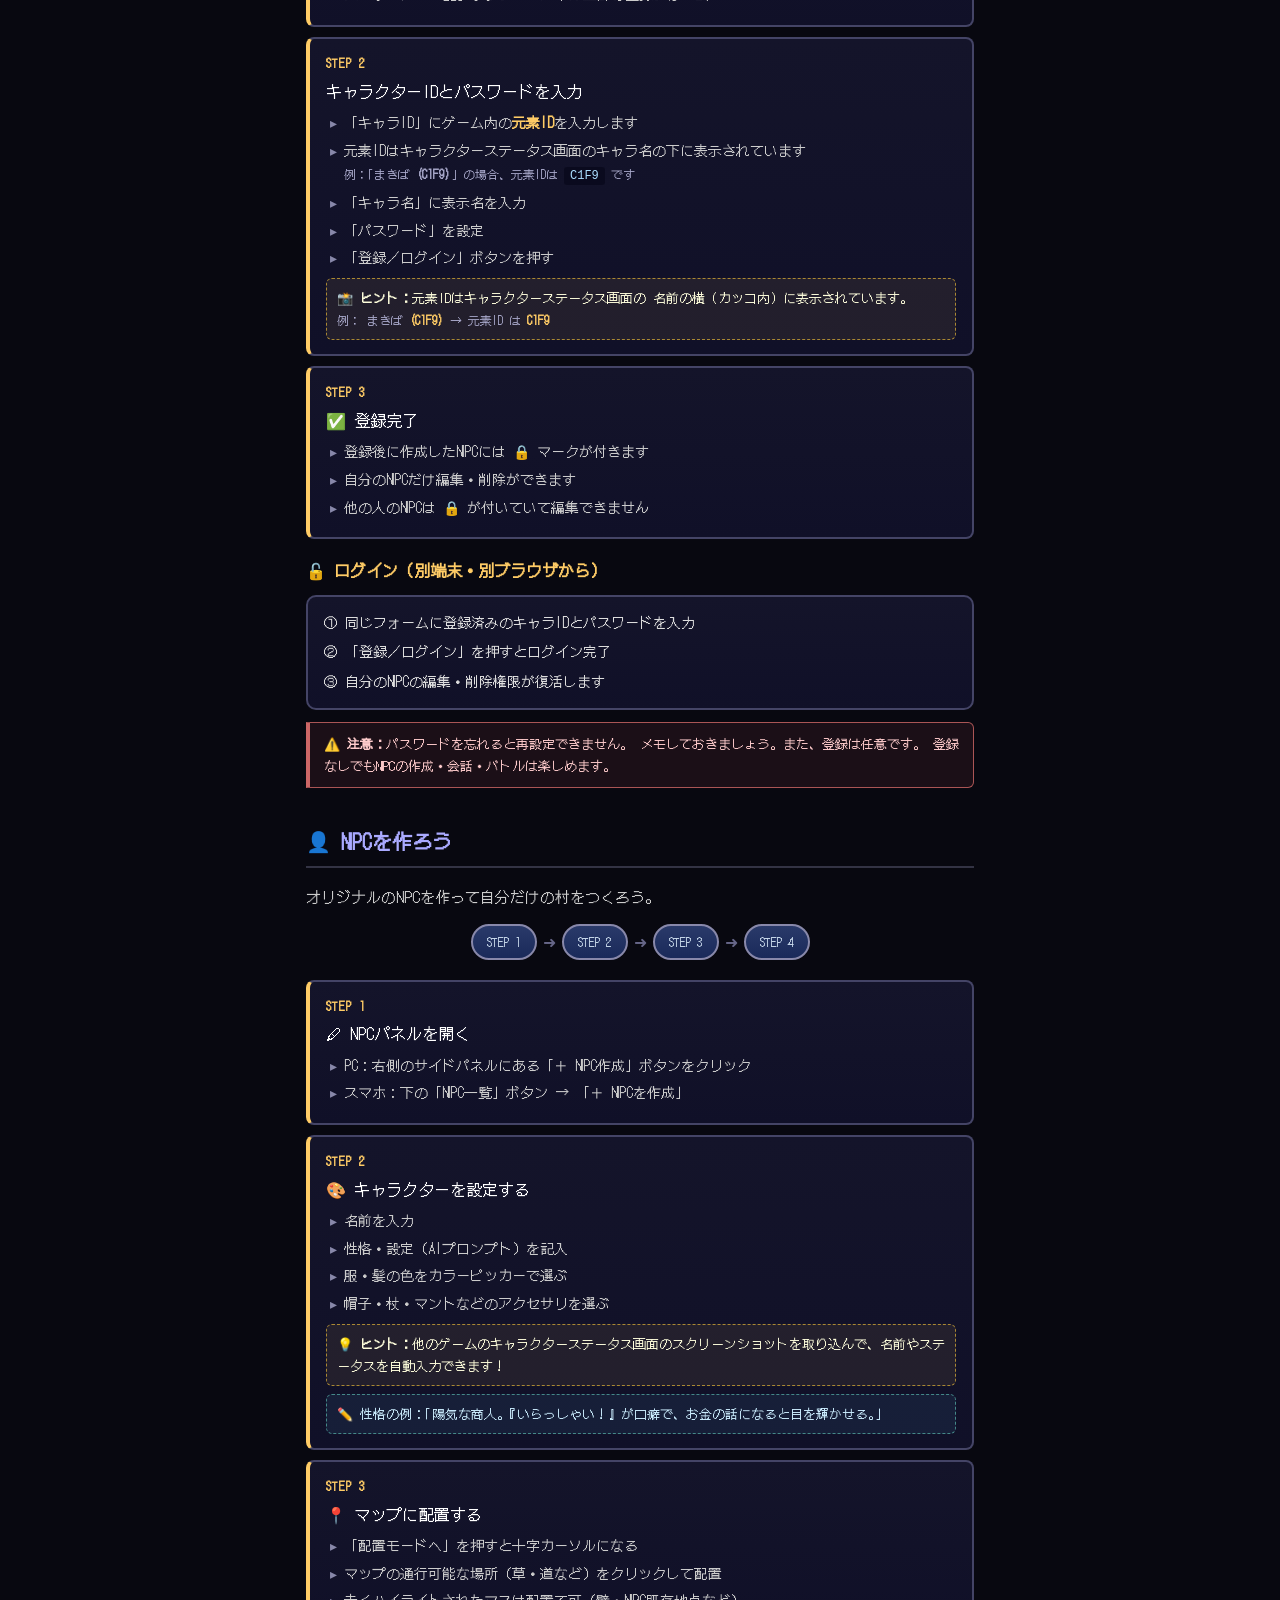
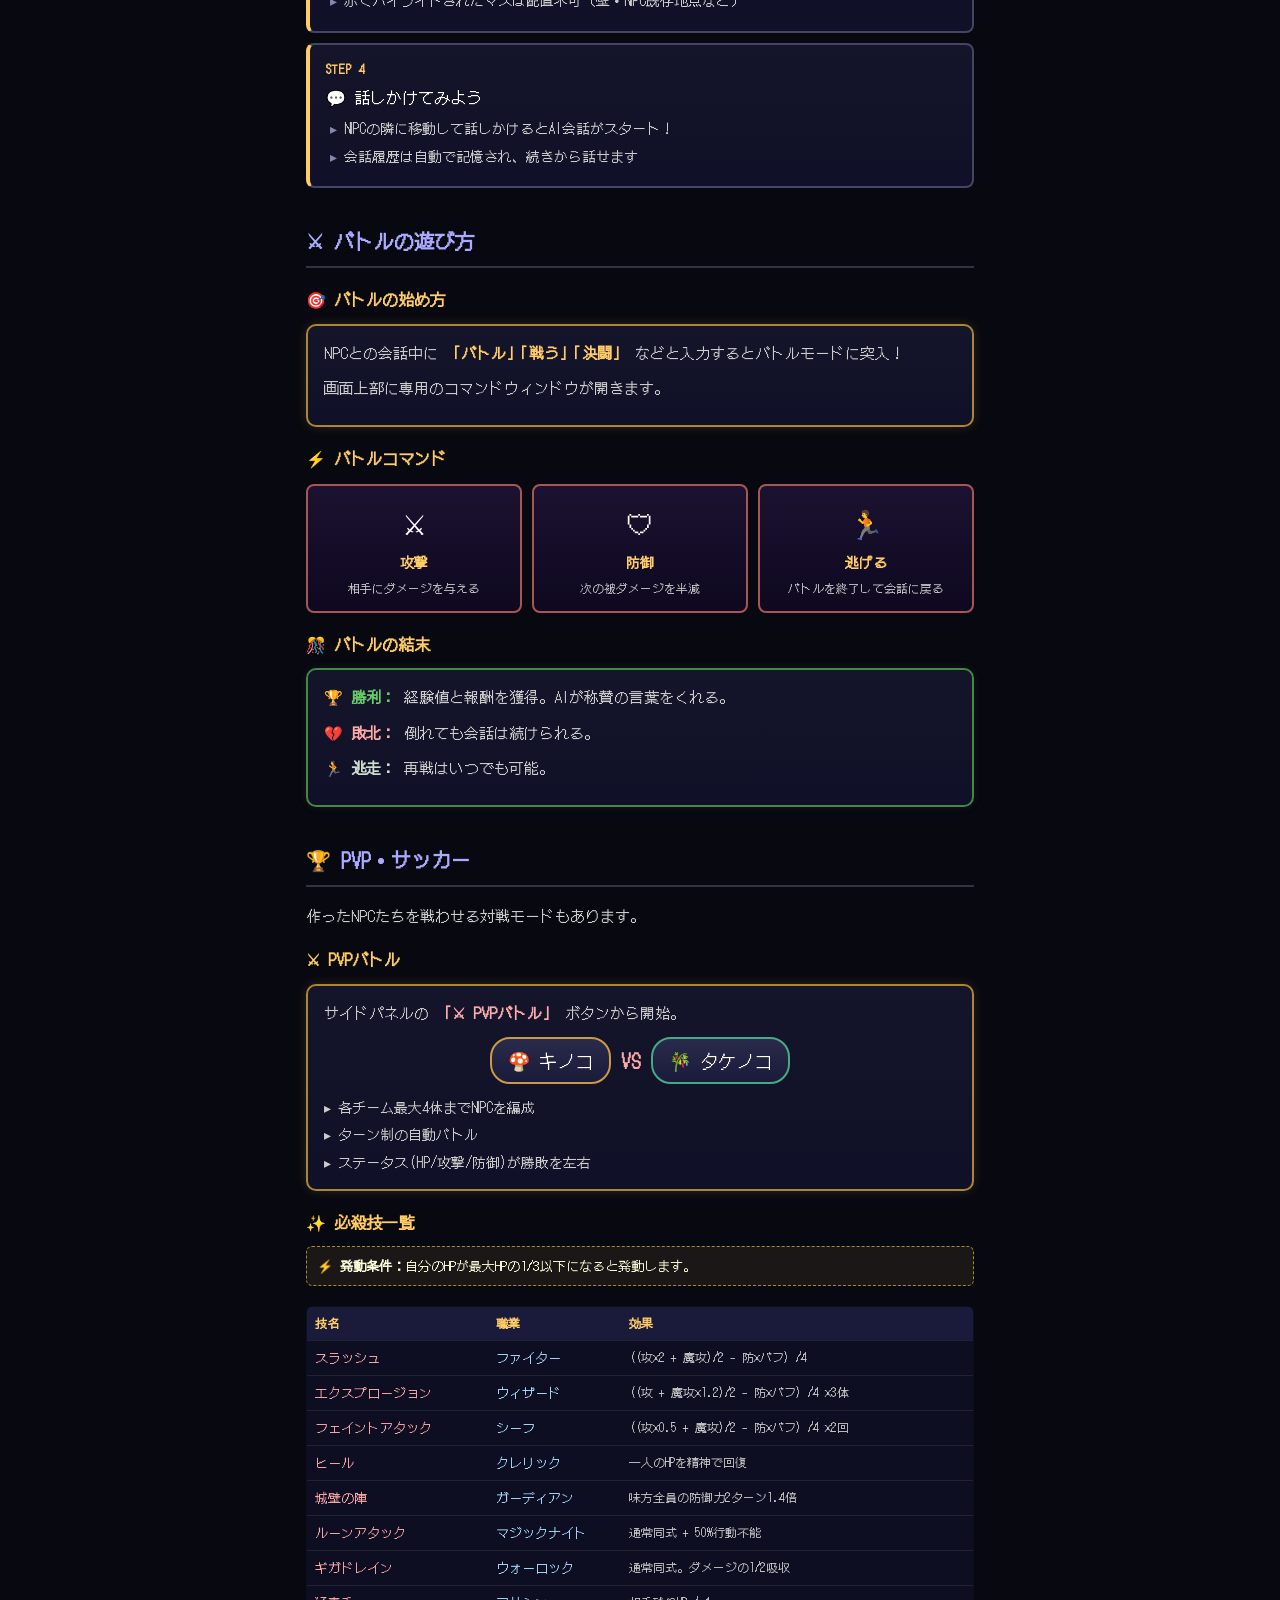
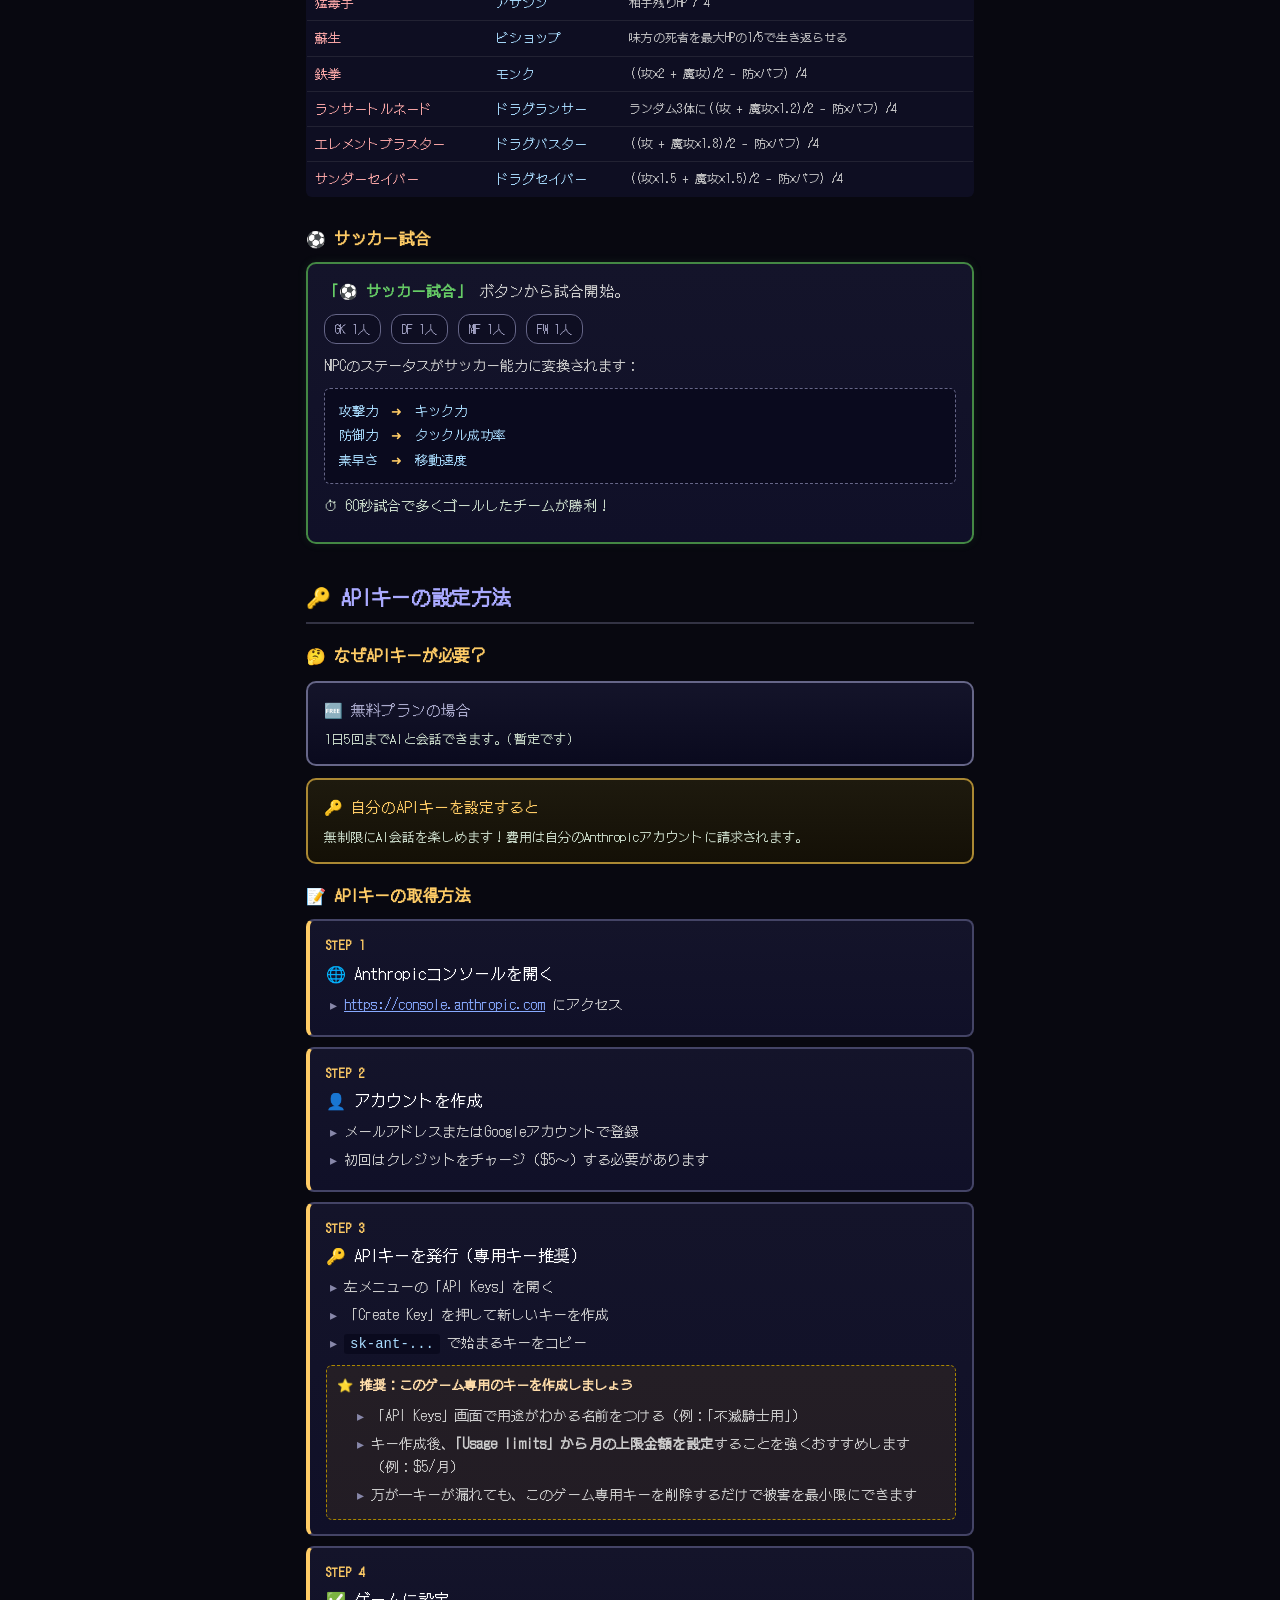
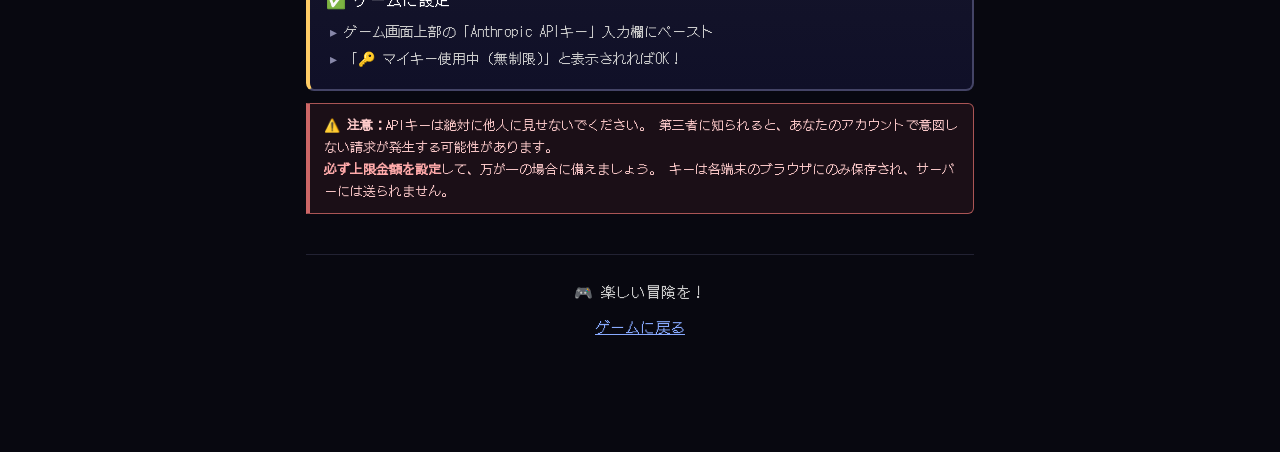
<file: test/guide.html>
<!DOCTYPE html>
<html lang="ja">
<head>
<meta charset="UTF-8">
<link rel="icon" type="image/png" href="../favicon.png">
<link rel="apple-touch-icon" href="../favicon.png">
<meta name="theme-color" content="#080810">
<meta name="viewport" content="width=device-width,initial-scale=1.0">
<title>冒険者ガイド - 不滅騎士</title>
<style>
  @import url('https://fonts.googleapis.com/css2?family=DotGothic16&display=swap');
  *{box-sizing:border-box;margin:0;padding:0}
  html{scroll-behavior:smooth}
  body{background:#080810;color:#fff;font-family:'DotGothic16',monospace;line-height:1.7;min-height:100vh;padding-bottom:60px}
  a{color:#8af}
  .wrap{max-width:700px;margin:0 auto;padding:20px 16px}
  header{text-align:center;padding:24px 16px;background:linear-gradient(180deg,#14142a,#08081a);border-bottom:3px solid #88a;margin-bottom:20px}
  header h1{color:#ffcc66;font-size:22px;margin-bottom:6px;text-shadow:0 0 12px rgba(255,200,100,.3)}
  header .tagline{color:#aac;font-size:13px;margin-bottom:14px}
  .back-btn{display:inline-block;padding:8px 20px;background:linear-gradient(180deg,#2a3a70,#1a2a60);color:#fff;border:2px solid #88a;border-radius:8px;text-decoration:none;font-family:inherit;font-size:14px;transition:transform .15s}
  .back-btn:hover{transform:translateY(-1px);background:linear-gradient(180deg,#3a4a90,#2a3a70)}

  nav.toc{position:sticky;top:0;z-index:10;background:rgba(8,8,16,.95);backdrop-filter:blur(4px);padding:10px 12px;margin:0 -16px 20px;border-bottom:2px solid #334;display:flex;gap:6px;overflow-x:auto;-webkit-overflow-scrolling:touch}
  nav.toc a{display:inline-block;padding:6px 12px;background:#14142a;border:1px solid #446;border-radius:6px;color:#aac;font-size:12px;white-space:nowrap;text-decoration:none;flex-shrink:0}
  nav.toc a.active{background:linear-gradient(180deg,#3a3a6a,#2a2a5a);border-color:#ffcc66;color:#ffcc66}
  nav.toc a:hover{border-color:#88a;color:#fff}

  section{margin-bottom:36px;opacity:0;transform:translateY(24px);transition:opacity .6s ease,transform .6s ease}
  section.visible{opacity:1;transform:translateY(0)}
  section h2{font-size:20px;color:#aaf;border-bottom:2px solid #334;padding-bottom:8px;margin-bottom:16px}
  section h3{font-size:16px;color:#ffcc66;margin:18px 0 10px}
  p{color:#ccc;font-size:15px;margin-bottom:10px}

  .card{background:linear-gradient(180deg,#14142a,#101028);border:2px solid #446;border-radius:10px;padding:14px 16px;margin-bottom:12px}
  .card.accent-gold{border-color:#a83;box-shadow:0 0 12px rgba(255,200,100,.15)}
  .card.accent-blue{border-color:#668}
  .card.accent-green{border-color:#484;box-shadow:0 0 10px rgba(100,200,100,.1)}

  .keys{display:grid;grid-template-columns:repeat(3,1fr);gap:6px;max-width:320px;margin:12px auto}
  .keys.wide{grid-template-columns:repeat(2,1fr);max-width:360px}
  .key{background:linear-gradient(180deg,#2a2a50,#1a1a40);border:2px solid #88a;border-top-color:#aac;border-bottom-color:#557;border-radius:6px;padding:10px 4px;text-align:center;color:#fff;font-size:13px;box-shadow:0 3px 0 #334,inset 0 0 4px rgba(255,255,255,.08)}
  .key .kcap{display:block;font-weight:bold;color:#ffe;font-size:15px;margin-bottom:2px}
  .key.blank{visibility:hidden}
  .key .klabel{font-size:11px;color:#aac}

  .mobile-op{display:flex;flex-direction:column;gap:8px;margin-top:10px}
  .mobile-op li{list-style:none;background:#0e0e22;border-left:3px solid #6a8;padding:8px 12px;border-radius:0 6px 6px 0;font-size:14px;color:#ddd}

  .step-flow{display:flex;align-items:center;justify-content:center;gap:6px;flex-wrap:wrap;margin:14px 0 20px}
  .step-flow .step-pill{background:linear-gradient(180deg,#2a3a6a,#1a2a5a);border:2px solid #88a;border-radius:20px;padding:6px 14px;font-size:12px;color:#cde}
  .step-flow .arrow{color:#668}
  .step{position:relative;background:linear-gradient(180deg,#14142a,#101028);border:2px solid #446;border-left:4px solid #ffcc66;border-radius:8px;padding:14px 16px;margin-bottom:10px}
  .step .step-num{font-size:12px;color:#ffcc66;font-weight:bold;margin-bottom:4px;letter-spacing:1px}
  .step .step-title{color:#fff;font-size:16px;margin-bottom:6px}
  .step ul{list-style:none;padding-left:0}
  .step li{position:relative;padding-left:18px;color:#ccc;font-size:14px;margin-bottom:4px}
  .step li::before{content:'▸';position:absolute;left:4px;color:#88a}
  .step .hint{background:rgba(255,200,100,.08);border:1px dashed #a83;border-radius:6px;padding:8px 10px;margin-top:8px;color:#ffd;font-size:13px}

  .cmd-grid{display:grid;grid-template-columns:repeat(auto-fit,minmax(140px,1fr));gap:10px;margin-top:12px}
  .cmd-box{background:linear-gradient(180deg,#1a1230,#0f0820);border:2px solid #a55;border-radius:8px;padding:14px 10px;text-align:center}
  .cmd-box .cmd-icon{font-size:28px;margin-bottom:4px}
  .cmd-box .cmd-name{color:#ffcc66;font-size:14px;font-weight:bold;margin-bottom:4px}
  .cmd-box .cmd-desc{color:#ccc;font-size:12px;line-height:1.5}

  .feature-row{display:flex;gap:10px;flex-wrap:wrap;margin-top:10px}
  .feature-badge{background:#0e0e22;border:1px solid #668;border-radius:12px;padding:4px 10px;font-size:12px;color:#aac}

  .stat-conv{background:#0a0a1e;border:1px dashed #668;border-radius:6px;padding:10px 14px;margin:10px 0;font-family:'DotGothic16',monospace;font-size:13px;color:#adf;line-height:1.9}
  .stat-conv .eq{color:#ffcc66;margin:0 6px}

  .pixel-scene{background:#1a5a20;border:3px solid #fff;border-radius:4px;padding:0;margin:14px auto;width:264px;height:132px;position:relative;image-rendering:pixelated;overflow:hidden}
  .pixel-scene::before,.pixel-scene::after{content:'';position:absolute;width:32px;height:48px;top:42px}
  .pixel-scene::before{left:44px;background:linear-gradient(180deg,#6b4226 0 18px,#f0d0b0 18px 28px,#4a8 28px 42px,#222 42px 48px)}
  .pixel-scene::after{left:164px;background:linear-gradient(180deg,#cc7030 0 18px,#f0d0b0 18px 28px,#c85 28px 42px,#222 42px 48px)}
  .pixel-scene .tag{position:absolute;font-size:10px;color:#fff;background:rgba(0,0,30,.8);padding:2px 6px;border-radius:3px}
  .pixel-scene .tag.p{top:26px;left:36px}
  .pixel-scene .tag.n{top:26px;left:156px}
  .pixel-scene .bubble{position:absolute;left:200px;top:16px;background:#fff;color:#d44;font-weight:bold;width:22px;height:22px;border-radius:50%;text-align:center;line-height:22px;font-size:16px;animation:bob 1s infinite ease-in-out}
  @keyframes bob{0%,100%{transform:translateY(0)}50%{transform:translateY(-4px)}}

  .teams{display:flex;align-items:center;gap:10px;justify-content:center;margin:12px 0;font-size:18px;flex-wrap:wrap}
  .team-chip{background:linear-gradient(180deg,#2a2a4a,#1a1a3a);border:2px solid #88a;border-radius:20px;padding:6px 16px}
  .team-chip.a{border-color:#c94}
  .team-chip.b{border-color:#4a8}
  .vs{color:#faa;font-weight:bold}

  .skill-note{background:rgba(255,200,100,.08);border:1px dashed #a83;border-radius:6px;padding:8px 10px;margin:10px 0;color:#ffd;font-size:13px}
  .skill-table{width:100%;border-collapse:collapse;margin:10px 0;font-size:13px;background:#0e0e22;border:1px solid #446;border-radius:6px;overflow:hidden}
  .skill-table th,.skill-table td{padding:6px 8px;border-bottom:1px solid #223;text-align:left;vertical-align:top}
  .skill-table th{background:#1a1a3a;color:#ffcc66;font-size:12px;font-weight:bold}
  .skill-table tr:last-child td{border-bottom:none}
  .skill-table td:nth-child(1){color:#faa;white-space:nowrap}
  .skill-table td:nth-child(2){color:#adf;white-space:nowrap}
  .skill-table td:nth-child(3){color:#ccc;font-size:12px}
  .skill-table-wrap{overflow-x:auto;-webkit-overflow-scrolling:touch}

  .info-box{background:linear-gradient(180deg,#14142a,#0a0a1e);border:2px solid #668;border-radius:10px;padding:14px 16px;margin:12px 0}
  .info-box.free{border-color:#668}
  .info-box.premium{border-color:#a83;background:linear-gradient(180deg,#1e1a0e,#141006)}
  .info-box .ib-title{font-size:15px;margin-bottom:6px}
  .info-box.free .ib-title{color:#aac}
  .info-box.premium .ib-title{color:#ffcc66}
  .info-box p{color:#cdc;font-size:13px;margin:0}

  .warn{background:rgba(255,100,100,.08);border:1px solid #a55;border-left:4px solid #c66;border-radius:0 6px 6px 0;padding:10px 14px;margin:12px 0;color:#fcc;font-size:13px}

  .to-top{position:fixed;bottom:16px;right:16px;background:linear-gradient(180deg,#2a3a70,#1a2a60);color:#fff;border:2px solid #88a;border-radius:50%;width:44px;height:44px;font-size:18px;cursor:pointer;opacity:0;pointer-events:none;transition:opacity .3s;font-family:inherit}
  .to-top.show{opacity:.85;pointer-events:auto}
  .to-top:hover{opacity:1;transform:scale(1.05)}

  footer{text-align:center;padding:24px 16px;color:#556;font-size:12px;margin-top:40px;border-top:1px solid #223}
  footer a{color:#8af}

  @media(max-width:520px){
    header h1{font-size:18px}
    section h2{font-size:17px}
    .keys{grid-template-columns:repeat(3,1fr);max-width:100%}
    .key{padding:8px 2px;font-size:12px}
    .pixel-scene{width:100%;max-width:264px;height:auto;aspect-ratio:2/1}
  }
</style>
</head>
<body>
<header>
  <h1>⚔ 不滅騎士 - 冒険者ガイド</h1>
  <div class="tagline">「はじめての冒険者へ贈る手引き書」</div>
  <a href="index.html" class="back-btn">🎮 ゲームに戻る</a>
</header>

<div class="wrap">
  <nav class="toc" id="toc">
    <a href="#sec-basic" data-target="sec-basic">🗺 基本操作</a>
    <a href="#sec-auth" data-target="sec-auth">🔑 登録・ログイン</a>
    <a href="#sec-npc" data-target="sec-npc">👤 NPC作成</a>
    <a href="#sec-battle" data-target="sec-battle">⚔ バトル</a>
    <a href="#sec-pvp" data-target="sec-pvp">🏆 PVP/サッカー</a>
    <a href="#sec-apikey" data-target="sec-apikey">🔑 APIキー</a>
  </nav>

  <section id="sec-basic">
    <h2>🗺 基本操作</h2>

    <h3>💻 PCの操作</h3>
    <div class="card">
      <div class="keys">
        <div class="key blank"></div>
        <div class="key"><span class="kcap">W</span><span class="klabel">↑ 上</span></div>
        <div class="key blank"></div>
        <div class="key"><span class="kcap">A</span><span class="klabel">← 左</span></div>
        <div class="key"><span class="kcap">S</span><span class="klabel">↓ 下</span></div>
        <div class="key"><span class="kcap">D</span><span class="klabel">→ 右</span></div>
      </div>
      <div class="keys wide">
        <div class="key"><span class="kcap">Enter</span><span class="klabel">話しかける</span></div>
        <div class="key"><span class="kcap">ESC</span><span class="klabel">会話を閉じる</span></div>
      </div>
      <p style="margin-top:10px;font-size:13px;color:#aac">矢印キー（↑↓←→）も使えます。</p>
    </div>

    <h3>📱 スマホの操作</h3>
    <div class="card accent-green">
      <ul class="mobile-op">
        <li>📱 画面下の十字キーで上下左右に移動</li>
        <li>💬 中央の「話す」ボタンでNPCに話しかける</li>
        <li>📋 「NPC一覧」ボタンでNPCパネルを開閉</li>
      </ul>
    </div>

    <h3>💬 NPCへの話しかけ方</h3>
    <div class="card">
      <div class="pixel-scene" aria-label="NPCとプレイヤーが並んでいる図">
        <span class="tag p">主人公</span>
        <span class="tag n">NPC</span>
        <span class="bubble">!</span>
      </div>
      <ul style="list-style:none;padding:0">
        <li style="margin-bottom:6px;color:#ddd;font-size:14px">① NPCの隣のマスに移動すると <strong style="color:#faa">「!」</strong> マークが出ます</li>
        <li style="margin-bottom:6px;color:#ddd;font-size:14px">② <strong style="color:#ffcc66">Enter</strong>（スマホなら「話す」）を押す</li>
        <li style="color:#ddd;font-size:14px">③ チャット画面が開いてAIとの会話がスタート！</li>
      </ul>
    </div>
  </section>

  <section id="sec-auth">
    <h2>🔑 登録・ログイン</h2>
    <p>キャラクターIDを登録すると、自分が作ったNPCに鍵をかけて他の人が編集・削除できないようにできます。</p>

    <h3>📝 新規登録</h3>
    <div class="step">
      <div class="step-num">STEP 1</div>
      <div class="step-title">サイドパネルを開く</div>
      <ul>
        <li>PC：右側のサイドパネル上部に登録フォームがあります</li>
        <li>スマホ：「NPC一覧」ボタン → パネル上部の登録フォーム</li>
      </ul>
    </div>
    <div class="step">
      <div class="step-num">STEP 2</div>
      <div class="step-title">キャラクターIDとパスワードを入力</div>
      <ul>
        <li>「キャラID」にゲーム内の<strong style="color:#ffcc66">元素ID</strong>を入力します</li>
        <li>
          元素IDはキャラクターステータス画面のキャラ名の下に表示されています<br>
          <span style="font-size:12px;color:#aac">例：「まきば <strong>(C1F9)</strong>」の場合、元素IDは <code style="background:#0a0a1e;color:#adf;padding:2px 6px;border-radius:3px">C1F9</code> です</span>
        </li>
        <li>「キャラ名」に表示名を入力</li>
        <li>「パスワード」を設定</li>
        <li>「登録／ログイン」ボタンを押す</li>
      </ul>
      <div class="hint">
        📸 <strong>ヒント：</strong>元素IDはキャラクターステータス画面の
        名前の横（カッコ内）に表示されています。<br>
        <span style="color:#aac;font-size:12px">例： まきば <strong style="color:#ffcc66">(C1F9)</strong> → 元素ID は <strong style="color:#ffcc66">C1F9</strong></span>
      </div>
    </div>
    <div class="step">
      <div class="step-num">STEP 3</div>
      <div class="step-title">✅ 登録完了</div>
      <ul>
        <li>登録後に作成したNPCには 🔒 マークが付きます</li>
        <li>自分のNPCだけ編集・削除ができます</li>
        <li>他の人のNPCは 🔒 が付いていて編集できません</li>
      </ul>
    </div>

    <h3>🔓 ログイン（別端末・別ブラウザから）</h3>
    <div class="card">
      <ul style="list-style:none;padding:0">
        <li style="margin-bottom:6px;color:#ddd;font-size:14px">① 同じフォームに登録済みのキャラIDとパスワードを入力</li>
        <li style="margin-bottom:6px;color:#ddd;font-size:14px">② 「登録／ログイン」を押すとログイン完了</li>
        <li style="color:#ddd;font-size:14px">③ 自分のNPCの編集・削除権限が復活します</li>
      </ul>
    </div>

    <div class="warn">
      ⚠️ <strong>注意：</strong>パスワードを忘れると再設定できません。
      メモしておきましょう。また、登録は任意です。
      登録なしでもNPCの作成・会話・バトルは楽しめます。
    </div>
  </section>

  <section id="sec-npc">
    <h2>👤 NPCを作ろう</h2>
    <p>オリジナルのNPCを作って自分だけの村をつくろう。</p>

    <div class="step-flow">
      <span class="step-pill">STEP 1</span><span class="arrow">➜</span>
      <span class="step-pill">STEP 2</span><span class="arrow">➜</span>
      <span class="step-pill">STEP 3</span><span class="arrow">➜</span>
      <span class="step-pill">STEP 4</span>
    </div>

    <div class="step">
      <div class="step-num">STEP 1</div>
      <div class="step-title">🖊 NPCパネルを開く</div>
      <ul>
        <li>PC：右側のサイドパネルにある「＋ NPC作成」ボタンをクリック</li>
        <li>スマホ：下の「NPC一覧」ボタン → 「＋ NPCを作成」</li>
      </ul>
    </div>

    <div class="step">
      <div class="step-num">STEP 2</div>
      <div class="step-title">🎨 キャラクターを設定する</div>
      <ul>
        <li>名前を入力</li>
        <li>性格・設定（AIプロンプト）を記入</li>
        <li>服・髪の色をカラーピッカーで選ぶ</li>
        <li>帽子・杖・マントなどのアクセサリを選ぶ</li>
      </ul>
      <div class="hint">💡 <strong>ヒント：</strong>他のゲームのキャラクターステータス画面のスクリーンショットを取り込んで、名前やステータスを自動入力できます！</div>
      <div class="hint" style="background:rgba(100,200,255,.08);border-color:#488;color:#cef">✏️ 性格の例：「陽気な商人。『いらっしゃい！』が口癖で、お金の話になると目を輝かせる。」</div>
    </div>

    <div class="step">
      <div class="step-num">STEP 3</div>
      <div class="step-title">📍 マップに配置する</div>
      <ul>
        <li>「配置モードへ」を押すと十字カーソルになる</li>
        <li>マップの通行可能な場所（草・道など）をクリックして配置</li>
        <li>赤くハイライトされたマスは配置不可（壁・NPC既存地点など）</li>
      </ul>
    </div>

    <div class="step">
      <div class="step-num">STEP 4</div>
      <div class="step-title">💬 話しかけてみよう</div>
      <ul>
        <li>NPCの隣に移動して話しかけるとAI会話がスタート！</li>
        <li>会話履歴は自動で記憶され、続きから話せます</li>
      </ul>
    </div>
  </section>

  <section id="sec-battle">
    <h2>⚔ バトルの遊び方</h2>

    <h3>🎯 バトルの始め方</h3>
    <div class="card accent-gold">
      <p>NPCとの会話中に <strong style="color:#ffcc66">「バトル」「戦う」「決闘」</strong> などと入力するとバトルモードに突入！</p>
      <p style="margin-top:6px">画面上部に専用のコマンドウィンドウが開きます。</p>
    </div>

    <h3>⚡ バトルコマンド</h3>
    <div class="cmd-grid">
      <div class="cmd-box">
        <div class="cmd-icon">⚔</div>
        <div class="cmd-name">攻撃</div>
        <div class="cmd-desc">相手にダメージを与える</div>
      </div>
      <div class="cmd-box">
        <div class="cmd-icon">🛡</div>
        <div class="cmd-name">防御</div>
        <div class="cmd-desc">次の被ダメージを半減</div>
      </div>
      <div class="cmd-box">
        <div class="cmd-icon">🏃</div>
        <div class="cmd-name">逃げる</div>
        <div class="cmd-desc">バトルを終了して会話に戻る</div>
      </div>
    </div>

    <h3>🎊 バトルの結末</h3>
    <div class="card accent-green">
      <p>🏆 <strong style="color:#6c6">勝利：</strong> 経験値と報酬を獲得。AIが称賛の言葉をくれる。</p>
      <p>💔 <strong style="color:#faa">敗北：</strong> 倒れても会話は続けられる。</p>
      <p>🏃 <strong style="color:#cdc">逃走：</strong> 再戦はいつでも可能。</p>
    </div>
  </section>

  <section id="sec-pvp">
    <h2>🏆 PVP・サッカー</h2>
    <p>作ったNPCたちを戦わせる対戦モードもあります。</p>

    <h3>⚔ PVPバトル</h3>
    <div class="card accent-gold">
      <p>サイドパネルの <strong style="color:#faa">「⚔ PVPバトル」</strong> ボタンから開始。</p>
      <div class="teams">
        <span class="team-chip a">🍄 キノコ</span>
        <span class="vs">VS</span>
        <span class="team-chip b">🎋 タケノコ</span>
      </div>
      <ul style="list-style:none;padding:0;margin-top:8px">
        <li style="color:#ccc;font-size:14px;margin-bottom:4px">▸ 各チーム最大4体までNPCを編成</li>
        <li style="color:#ccc;font-size:14px;margin-bottom:4px">▸ ターン制の自動バトル</li>
        <li style="color:#ccc;font-size:14px">▸ ステータス(HP/攻撃/防御)が勝敗を左右</li>
      </ul>
    </div>

    <h3>✨ 必殺技一覧</h3>
    <div class="skill-note">⚡ <strong>発動条件：</strong>自分のHPが最大HPの1/3以下になると発動します。</div>
    <div class="skill-table-wrap">
    <table class="skill-table">
      <thead>
        <tr><th>技名</th><th>職業</th><th>効果</th></tr>
      </thead>
      <tbody>
        <tr><td>スラッシュ</td><td>ファイター</td><td>((攻×2 + 魔攻)/2 − 防×バフ) /4</td></tr>
        <tr><td>エクスプロージョン</td><td>ウィザード</td><td>((攻 + 魔攻×1.2)/2 − 防×バフ) /4 ×3体</td></tr>
        <tr><td>フェイントアタック</td><td>シーフ</td><td>((攻×0.5 + 魔攻)/2 − 防×バフ) /4 ×2回</td></tr>
        <tr><td>ヒール</td><td>クレリック</td><td>一人のHPを精神で回復</td></tr>
        <tr><td>城壁の陣</td><td>ガーディアン</td><td>味方全員の防御力2ターン1.4倍</td></tr>
        <tr><td>ルーンアタック</td><td>マジックナイト</td><td>通常同式 + 50%行動不能</td></tr>
        <tr><td>ギガドレイン</td><td>ウォーロック</td><td>通常同式。ダメージの1/2吸収</td></tr>
        <tr><td>猛毒手</td><td>アサシン</td><td>相手残りHP / 4</td></tr>
        <tr><td>蘇生</td><td>ビショップ</td><td>味方の死者を最大HPの1/5で生き返らせる</td></tr>
        <tr><td>鉄拳</td><td>モンク</td><td>((攻×2 + 魔攻)/2 − 防×バフ) /4</td></tr>
        <tr><td>ランサートルネード</td><td>ドラグランサー</td><td>ランダム3体に((攻 + 魔攻×1.2)/2 − 防×バフ) /4</td></tr>
        <tr><td>エレメントブラスター</td><td>ドラグバスター</td><td>((攻 + 魔攻×1.8)/2 − 防×バフ) /4</td></tr>
        <tr><td>サンダーセイバー</td><td>ドラグセイバー</td><td>((攻×1.5 + 魔攻×1.5)/2 − 防×バフ) /4</td></tr>
      </tbody>
    </table>
    </div>

    <h3>⚽ サッカー試合</h3>
    <div class="card accent-green">
      <p><strong style="color:#6c6">「⚽ サッカー試合」</strong> ボタンから試合開始。</p>
      <div class="feature-row">
        <span class="feature-badge">GK 1人</span>
        <span class="feature-badge">DF 1人</span>
        <span class="feature-badge">MF 1人</span>
        <span class="feature-badge">FW 1人</span>
      </div>
      <p style="margin-top:10px;color:#ccc;font-size:14px">NPCのステータスがサッカー能力に変換されます：</p>
      <div class="stat-conv">
        攻撃力 <span class="eq">➜</span> キック力<br>
        防御力 <span class="eq">➜</span> タックル成功率<br>
        素早さ <span class="eq">➜</span> 移動速度
      </div>
      <p style="color:#cdc;font-size:14px">⏱ 60秒試合で多くゴールしたチームが勝利！</p>
    </div>
  </section>

  <section id="sec-apikey">
    <h2>🔑 APIキーの設定方法</h2>

    <h3>🤔 なぜAPIキーが必要？</h3>
    <div class="info-box free">
      <div class="ib-title">🆓 無料プランの場合</div>
      <p>1日5回までAIと会話できます。（暫定です）</p>
    </div>
    <div class="info-box premium">
      <div class="ib-title">🔑 自分のAPIキーを設定すると</div>
      <p>無制限にAI会話を楽しめます！費用は自分のAnthropicアカウントに請求されます。</p>
    </div>

    <h3>📝 APIキーの取得方法</h3>

    <div class="step">
      <div class="step-num">STEP 1</div>
      <div class="step-title">🌐 Anthropicコンソールを開く</div>
      <ul>
        <li><a href="https://console.anthropic.com" target="_blank" rel="noopener">https://console.anthropic.com</a> にアクセス</li>
      </ul>
    </div>
    <div class="step">
      <div class="step-num">STEP 2</div>
      <div class="step-title">👤 アカウントを作成</div>
      <ul>
        <li>メールアドレスまたはGoogleアカウントで登録</li>
        <li>初回はクレジットをチャージ（$5〜）する必要があります</li>
      </ul>
    </div>
    <div class="step">
      <div class="step-num">STEP 3</div>
      <div class="step-title">🔑 APIキーを発行（専用キー推奨）</div>
      <ul>
        <li>左メニューの「API Keys」を開く</li>
        <li>「Create Key」を押して新しいキーを作成</li>
        <li><code style="background:#0a0a1e;color:#adf;padding:2px 6px;border-radius:3px">sk-ant-...</code> で始まるキーをコピー</li>
      </ul>
      <div class="hint" style="background:rgba(255,180,0,.08);border-color:#a80;color:#fda">
        ⭐ <strong>推奨：このゲーム専用のキーを作成しましょう</strong><br>
        <ul style="margin-top:8px;padding-left:16px;color:#fda;font-size:13px">
          <li>「API Keys」画面で用途がわかる名前をつける（例：「不滅騎士用」）</li>
          <li>キー作成後、<strong>「Usage limits」から月の上限金額を設定</strong>することを強くおすすめします（例：$5/月）</li>
          <li>万が一キーが漏れても、このゲーム専用キーを削除するだけで被害を最小限にできます</li>
        </ul>
      </div>
    </div>
    <div class="step">
      <div class="step-num">STEP 4</div>
      <div class="step-title">✅ ゲームに設定</div>
      <ul>
        <li>ゲーム画面上部の「Anthropic APIキー」入力欄にペースト</li>
        <li>「🔑 マイキー使用中（無制限）」と表示されればOK！</li>
      </ul>
    </div>

    <div class="warn">
      ⚠️ <strong>注意：</strong>APIキーは絶対に他人に見せないでください。
      第三者に知られると、あなたのアカウントで意図しない請求が発生する可能性があります。<br>
      <strong style="color:#faa">必ず上限金額を設定</strong>して、万が一の場合に備えましょう。
      キーは各端末のブラウザにのみ保存され、サーバーには送られません。
    </div>
  </section>

  <footer>
    <p>🎮 楽しい冒険を！</p>
    <p style="margin-top:6px"><a href="index.html">ゲームに戻る</a></p>
  </footer>
</div>

<button class="to-top" id="to-top" aria-label="トップへ戻る">↑</button>

<script>
// Scroll-spy for TOC
const tocLinks=document.querySelectorAll('nav.toc a');
const sections=document.querySelectorAll('section');
const secObserver=new IntersectionObserver(entries=>{
  entries.forEach(e=>{
    if(e.isIntersecting){
      e.target.classList.add('visible');
      const id=e.target.id;
      tocLinks.forEach(l=>l.classList.toggle('active',l.dataset.target===id));
    }
  });
},{threshold:0.18,rootMargin:'-10% 0px -40% 0px'});
sections.forEach(s=>secObserver.observe(s));

// To-top button
const toTop=document.getElementById('to-top');
window.addEventListener('scroll',()=>{
  toTop.classList.toggle('show',window.scrollY>300);
},{passive:true});
toTop.addEventListener('click',()=>window.scrollTo({top:0,behavior:'smooth'}));
</script>
</body>
</html>
</file>
<file: english-rpg/style.css>
* { margin: 0; padding: 0; box-sizing: border-box; }

html, body {
  background: #000;
  color: #fff;
  font-family: "MS Gothic", "Hiragino Kaku Gothic ProN", monospace;
  display: flex;
  flex-direction: column;
  align-items: center;
  justify-content: center;
  min-height: 100vh;
  -webkit-user-select: none;
  user-select: none;
  -webkit-tap-highlight-color: transparent;
}

#game-wrap {
  display: flex;
  flex-direction: column;
  align-items: center;
  gap: 12px;
  width: 100%;
  max-width: 480px;
}

#game {
  width: 100%;
  max-width: 480px;
  aspect-ratio: 1 / 1;
  image-rendering: pixelated;
  background: #000;
  border: 2px solid #444;
  touch-action: none;
}

/* ===== 画面上部 APIキー入力バー ===== */
#apikey-bar {
  width: 100%;
  max-width: 480px;
  display: flex;
  flex-direction: column;
  gap: 5px;
  padding: 8px 10px;
  background: #0c1a36;
  border: 1px solid #2a3a6b;
  border-radius: 8px;
}
.key-line {
  display: flex;
  align-items: center;
  gap: 8px;
}
.key-line label {
  font-size: 12px;
  color: #cfe0ff;
  white-space: nowrap;
}
#apikey-field {
  flex: 1;
  min-width: 0;
  font-size: 13px;
  letter-spacing: 1px;
  padding: 7px 9px;
  border: 1px solid #4a6ab0;
  border-radius: 6px;
  background: #06122b;
  color: #6ee06e;
}
#apikey-field::placeholder { color: #5a6a90; letter-spacing: 0; }
#apikey-clear {
  font-size: 13px;
  color: #fff;
  background: #2a3a6b;
  border: 1px solid #4a6ab0;
  border-radius: 6px;
  padding: 6px 9px;
}
#apikey-clear:active { background: #3a5aa0; }
#apikey-status { font-size: 11px; line-height: 1.4; }
#apikey-status.key-on { color: #6ee06e; }
#apikey-status.key-off { color: #e0a85a; }
#token-usage { font-size: 11px; color: #9fb4d6; }
#token-usage:empty { display: none; }
#chat-tokens {
  font-size: 11px;
  color: #9fb4d6;
  text-align: right;
  padding: 2px 12px;
  border-top: 1px solid #1a2c52;
}
#chat-tokens:empty { display: none; }

/* コトハにきく ボタン */
#kotoha-btn {
  width: 100%;
  max-width: 480px;
  font-size: 16px;
  font-weight: bold;
  color: #0a1a3f;
  background: linear-gradient(#bff5ec, #7be0d2);
  border: 2px solid #fff;
  border-radius: 10px;
  padding: 12px;
  touch-action: manipulation;
}
#kotoha-btn:active { background: #7be0d2; }

#auto-btn {
  width: 100%;
  max-width: 480px;
  font-size: 15px;
  font-weight: bold;
  color: #fff;
  background: linear-gradient(#3a4a7b, #2a3a6b);
  border: 2px solid #fff;
  border-radius: 10px;
  padding: 10px;
  margin-top: 6px;
  touch-action: manipulation;
}
#auto-btn:active { background: #4a5a9b; }

#level-btn {
  width: 100%;
  max-width: 480px;
  font-size: 15px;
  font-weight: bold;
  color: #0a1226;
  background: linear-gradient(#ffe9a8, #ffd24a);
  border: 2px solid #fff;
  border-radius: 10px;
  padding: 10px;
  touch-action: manipulation;
}
#level-btn:active { background: #ffd24a; }

#save-btn {
  width: 100%;
  max-width: 480px;
  font-size: 15px;
  font-weight: bold;
  color: #fff;
  background: linear-gradient(#3a7b5a, #2a6b4a);
  border: 2px solid #fff;
  border-radius: 10px;
  padding: 10px;
  touch-action: manipulation;
}
#save-btn:active { background: #4a9b6a; }

/* 開発用バー */
#dev-bar {
  width: 100%;
  max-width: 480px;
  display: flex;
  flex-wrap: wrap;
  align-items: center;
  gap: 5px;
  padding: 6px 8px;
  background: #1a1208;
  border: 1px dashed #6a5a3a;
  border-radius: 8px;
}
#dev-bar span { font-size: 11px; color: #c8a86a; margin-right: 4px; }
#dev-bar button {
  font-size: 12px;
  color: #ffe0a0;
  background: #3a2c14;
  border: 1px solid #6a5a3a;
  border-radius: 6px;
  padding: 5px 8px;
}
#dev-bar button:active { background: #5a4424; }

/* モバイル十字キー */
/* 操作ボタンまとめ(表示/非表示トグル) */
#ctrl-toggle {
  font-size: 13px;
  color: #fff;
  background: #2a3a6b;
  border: 1px solid #fff;
  border-radius: 8px;
  padding: 6px 14px;
  touch-action: manipulation;
}
#ctrl-toggle:active { background: #3a5aa0; }
#controls {
  display: flex;
  flex-direction: column;
  align-items: center;
  gap: 12px;
  width: 100%;
}
#controls.hidden { display: none; }

#dpad {
  display: none;
  flex-direction: column;
  align-items: center;
  gap: 6px;
  margin-bottom: 16px;
}
.dpad-mid { display: flex; gap: 6px; }
.dbtn {
  width: 60px;
  height: 60px;
  font-size: 22px;
  color: #fff;
  background: #1a3a6b;
  border: 2px solid #fff;
  border-radius: 8px;
  touch-action: manipulation;
}
.dbtn:active { background: #2a5aa0; }

@media (hover: none) and (pointer: coarse) {
  #dpad { display: flex; }
}

/* ===== NPC AI英会話オーバーレイ ===== */
#chat-overlay {
  display: none;
  position: fixed;
  inset: 0;
  background: rgba(0, 0, 0, 0.72);
  z-index: 100;
  align-items: center;
  justify-content: center;
  padding: 12px;
}
/* 名前入力(オープニング) */
#name-overlay {
  display: none;
  position: fixed;
  inset: 0;
  background: rgba(0, 0, 0, 0.78);
  z-index: 110;
  align-items: center;
  justify-content: center;
  padding: 12px;
}
#name-box {
  width: 100%;
  max-width: 360px;
  background: #0a1a3f;
  border: 3px solid #fff;
  border-radius: 10px;
  padding: 22px 20px;
  text-align: center;
}
#name-title { font-size: 18px; font-weight: bold; color: #fff; margin-bottom: 16px; }
#name-input {
  width: 100%;
  box-sizing: border-box;
  font-size: 18px;
  text-align: center;
  padding: 10px 12px;
  border: 1px solid #2a3a6b;
  border-radius: 8px;
  background: #0c1830;
  color: #fff;
}
#name-input::placeholder { color: #7a8cb0; }
#name-ok {
  margin-top: 16px;
  width: 100%;
  font-size: 16px;
  font-weight: bold;
  color: #0a1226;
  background: #ffd24a;
  border: none;
  border-radius: 8px;
  padding: 11px;
  cursor: pointer;
}
#name-hint { margin-top: 10px; font-size: 11px; color: #8aa; }
#chat-window {
  width: 100%;
  max-width: 460px;
  height: min(82vh, 620px);
  display: flex;
  flex-direction: column;
  background: #0a1a3f;
  border: 3px solid #fff;
  border-radius: 10px;
  overflow: hidden;
}
#chat-header {
  display: flex;
  align-items: center;
  justify-content: space-between;
  padding: 10px 12px;
  background: #14264f;
  border-bottom: 2px solid #fff;
  font-size: 15px;
  font-weight: bold;
}
.chat-head-btns { display: flex; gap: 6px; align-items: center; }
#chat-close, #chat-key, #chat-help {
  font-size: 13px;
  color: #fff;
  background: #2a3a6b;
  border: 1px solid #fff;
  border-radius: 6px;
  padding: 4px 8px;
}
#chat-key { font-size: 16px; padding: 2px 8px; }
#chat-help { background: #1c5d54; }
#chat-close:active, #chat-key:active, #chat-help:active { background: #3a5aa0; }
#chat-help:active { background: #2a7d70; }

/* APIキー入力パネル */
#chat-apikey {
  display: none;
  flex: 1;
  padding: 18px 16px;
  overflow-y: auto;
}
.key-title { font-size: 16px; font-weight: bold; margin-bottom: 8px; }
.key-desc { font-size: 12px; color: #b9c8e2; line-height: 1.6; margin-bottom: 12px; }
#apikey-input {
  width: 100%;
  font-size: 15px;
  padding: 10px 11px;
  border: 1px solid #6a82c0;
  border-radius: 8px;
  background: #0a1a3f;
  color: #fff;
  margin-bottom: 12px;
}
.key-row { display: flex; gap: 8px; }
#apikey-save {
  flex: 1;
  font-size: 15px;
  color: #0a1a3f;
  background: #ffe082;
  border: none;
  border-radius: 8px;
  padding: 10px;
  font-weight: bold;
}
#apikey-cancel {
  font-size: 14px;
  color: #fff;
  background: #2a3a6b;
  border: 1px solid #6a82c0;
  border-radius: 8px;
  padding: 10px 14px;
}
.key-note { font-size: 12px; color: #9fb4d6; margin-top: 12px; }
.key-note a { color: #ffe082; }

#chat-log {
  flex: 1;
  overflow-y: auto;
  padding: 12px;
  display: flex;
  flex-direction: column;
  gap: 8px;
}
.chat-row { display: flex; flex-direction: column; max-width: 88%; }
.chat-row.npc { align-self: flex-start; align-items: flex-start; }
.chat-row.me { align-self: flex-end; align-items: flex-end; }

.bubble {
  padding: 8px 11px;
  border-radius: 12px;
  font-size: 15px;
  line-height: 1.5;
  word-break: break-word;
}
.npc-bubble { background: #21407a; border: 1px solid #4a6ab0; border-bottom-left-radius: 3px; }
.me-bubble { background: #2e6b3a; border: 1px solid #4aa05a; border-bottom-right-radius: 3px; }
.bubble-text { display: block; }

.bubble-btns { display: flex; flex-wrap: wrap; gap: 6px; margin-top: 6px; }
.tr-btn {
  font-size: 11px;
  color: #ffe082;
  background: transparent;
  border: 1px solid #ffe082;
  border-radius: 6px;
  padding: 3px 8px;
}
.tr-btn:active { background: rgba(255, 224, 130, 0.2); }
.exp-btn { color: #7be0d2; border-color: #7be0d2; }
.exp-btn:active { background: rgba(123, 224, 210, 0.2); }
.ja-text {
  margin-top: 4px;
  font-size: 13px;
  color: #cfe3ff;
  padding: 4px 8px;
  border-left: 3px solid #ffe082;
}
.exp-text {
  margin-top: 4px;
  font-size: 13px;
  color: #d8f5ee;
  padding: 6px 9px;
  border-left: 3px solid #7be0d2;
  background: rgba(123, 224, 210, 0.08);
  line-height: 1.55;
  white-space: pre-wrap;
}

.correction {
  align-self: flex-end;
  max-width: 88%;
  font-size: 13px;
  border-radius: 8px;
  padding: 7px 10px;
}
.correction.ok { background: rgba(60, 160, 90, 0.18); border: 1px solid #3fa05a; }
.correction.fix { background: rgba(200, 140, 40, 0.18); border: 1px solid #d8a040; }
.corr-title { font-weight: bold; margin-bottom: 3px; }
.corr-fixed { margin: 2px 0; }
.corr-label { color: #ffd24a; }
.corr-eng { color: #fff; }
.corr-note { color: #d8e2f0; font-size: 12px; margin-top: 3px; line-height: 1.45; }

.chat-info {
  align-self: center;
  font-size: 12px;
  color: #9fb4d6;
  text-align: center;
  padding: 2px 8px;
}

/* 勉強机: 和文英訳の出題 */
.study-q {
  align-self: stretch;
  background: rgba(90, 130, 220, 0.16);
  border: 1px solid #5a82dc;
  border-radius: 8px;
  padding: 8px 12px;
  margin: 2px 0;
}
.study-q-label { font-size: 12px; color: #9fc0ff; font-weight: bold; margin-bottom: 3px; }
.study-q-ja { font-size: 16px; color: #fff; }
/* 勉強机: テーマ選択 */
.theme-pick {
  align-self: stretch;
  background: rgba(90, 130, 220, 0.12);
  border: 1px solid #5a82dc;
  border-radius: 8px;
  padding: 10px 12px;
  margin: 2px 0;
}
.theme-pick-title { font-size: 14px; color: #cfe0ff; font-weight: bold; margin-bottom: 8px; text-align: center; }
.theme-grid { display: grid; grid-template-columns: 1fr 1fr; gap: 6px; }
.theme-btn {
  font-size: 13px;
  color: #fff;
  background: #1b2c52;
  border: 1px solid #3a5088;
  border-radius: 7px;
  padding: 8px 6px;
  cursor: pointer;
}
.theme-btn:active { background: #2a3f70; }
.theme-random {
  grid-column: 1 / -1;
  color: #0a1226;
  background: #ffd24a;
  border-color: #ffd24a;
  font-weight: bold;
}
.theme-random:active { background: #ffdf76; }

.hint-btn { color: #ffd24a; border-color: #ffd24a; }
.hint-btn:active { background: rgba(255, 210, 74, 0.2); }
.study-hint {
  margin-top: 4px;
  font-size: 13px;
  color: #fff0c8;
  padding: 6px 9px;
  border-left: 3px solid #ffd24a;
  background: rgba(255, 210, 74, 0.08);
  line-height: 1.55;
  white-space: pre-wrap;
}

#chat-inputbar {
  display: flex;
  gap: 8px;
  padding: 10px;
  border-top: 2px solid #fff;
  background: #14264f;
}
#chat-input {
  flex: 1;
  font-size: 15px;
  padding: 9px 11px;
  border: 1px solid #6a82c0;
  border-radius: 8px;
  background: #0a1a3f;
  color: #fff;
}
#chat-input::placeholder { color: #7a8cb0; }
#chat-send {
  font-size: 15px;
  color: #0a1a3f;
  background: #ffe082;
  border: none;
  border-radius: 8px;
  padding: 9px 16px;
  font-weight: bold;
}
#chat-send:disabled { opacity: 0.5; }
</file>
